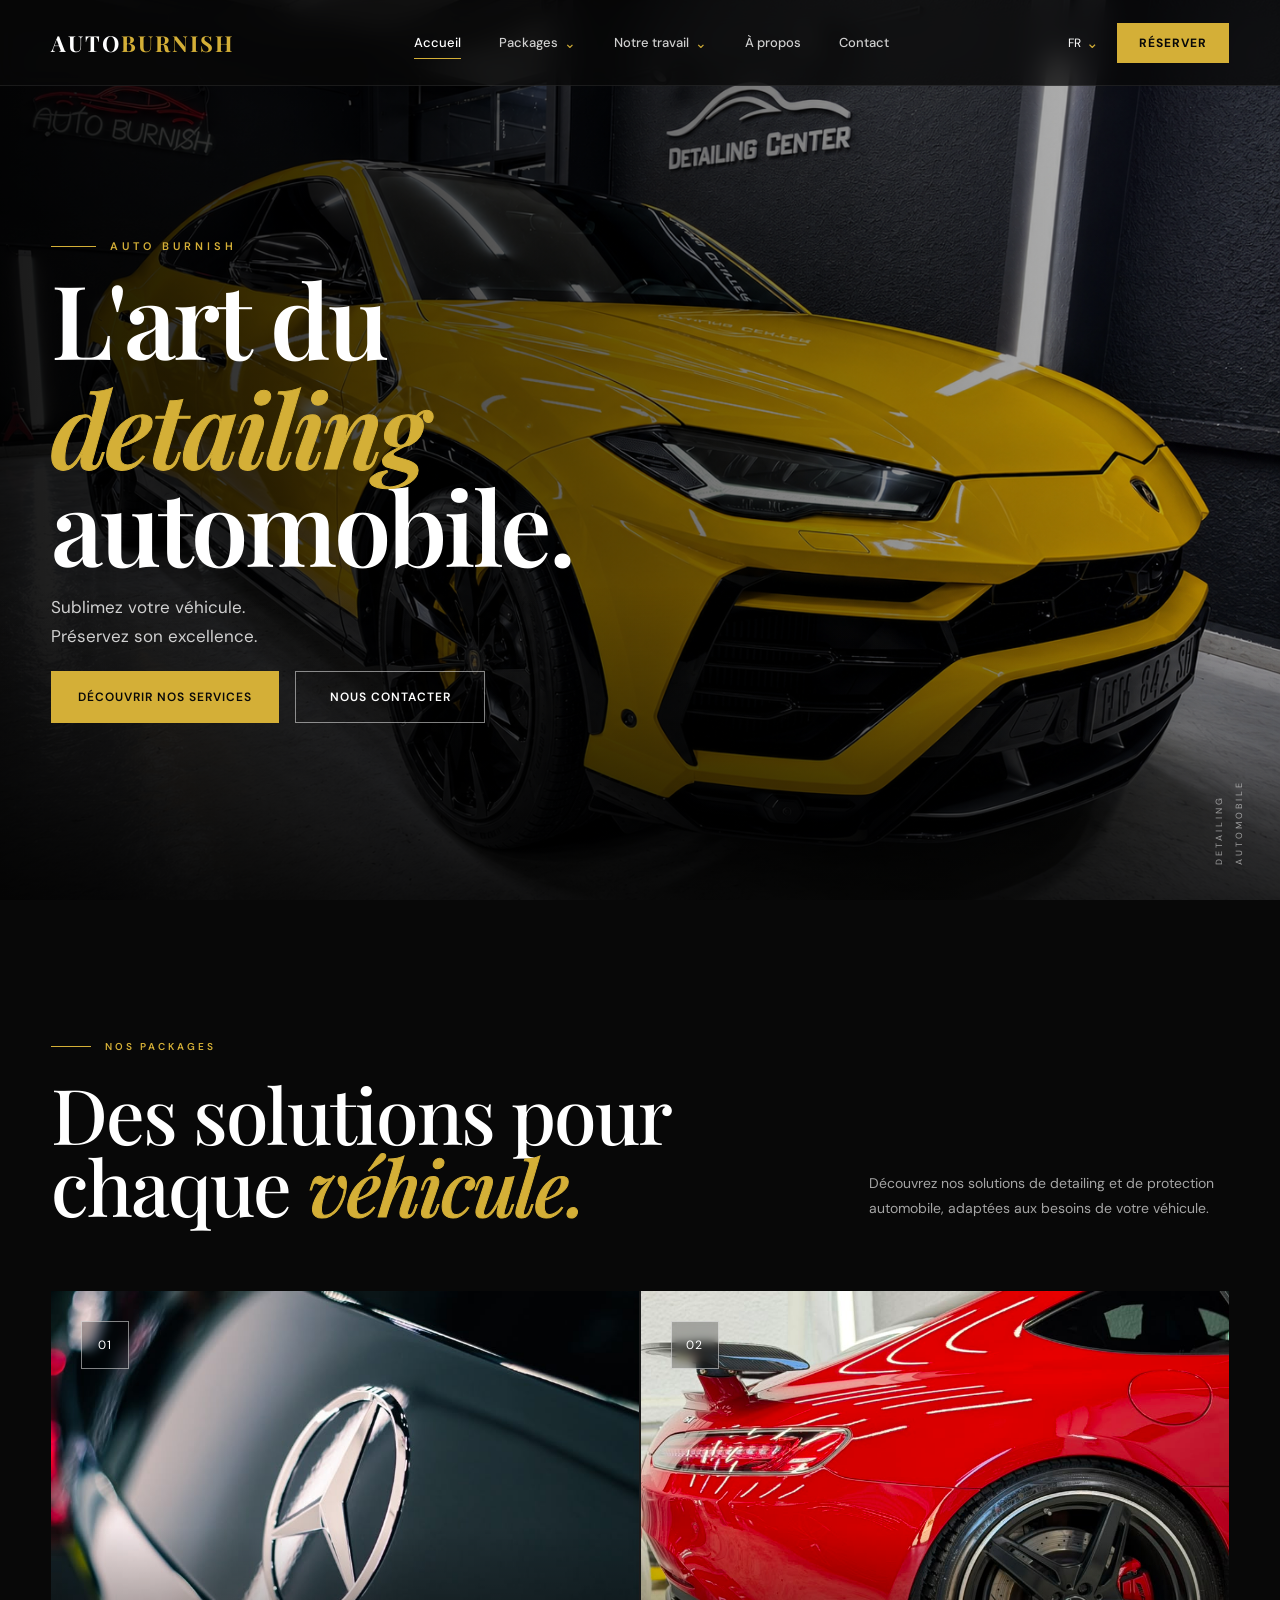
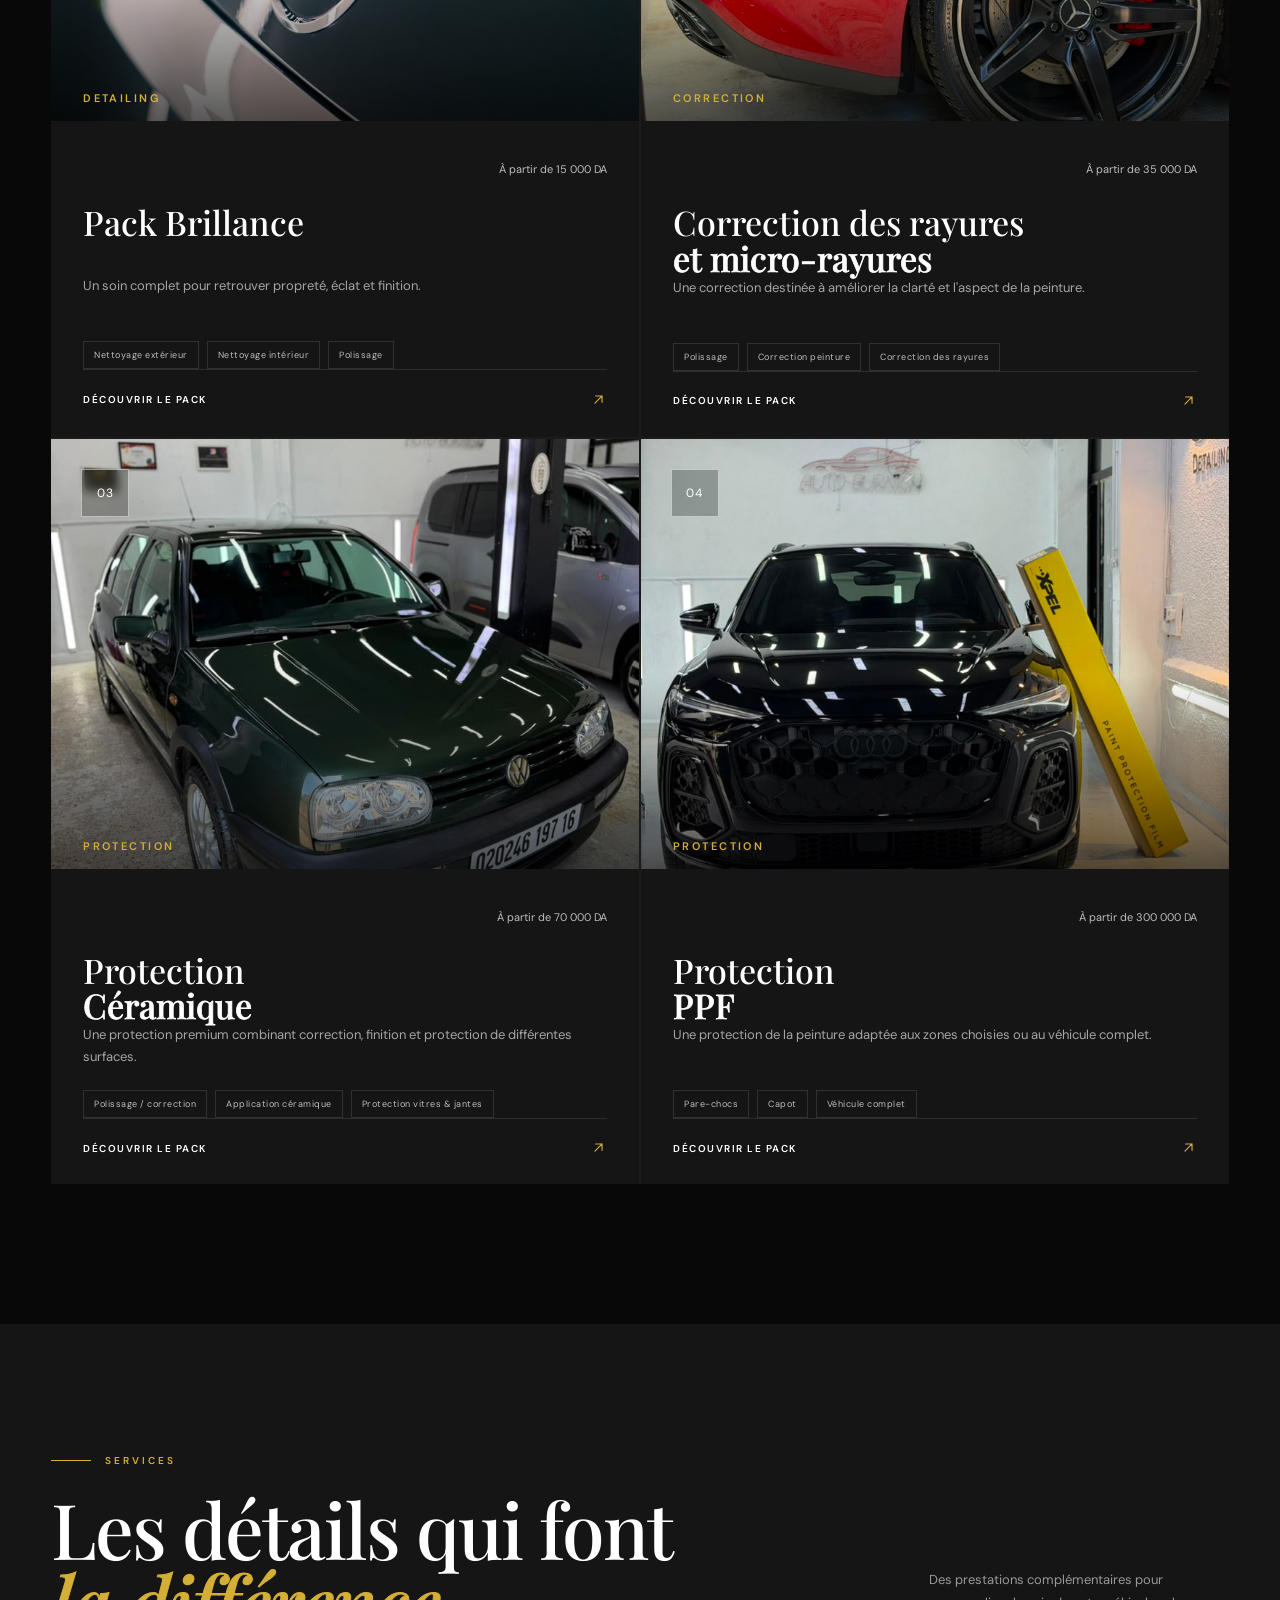
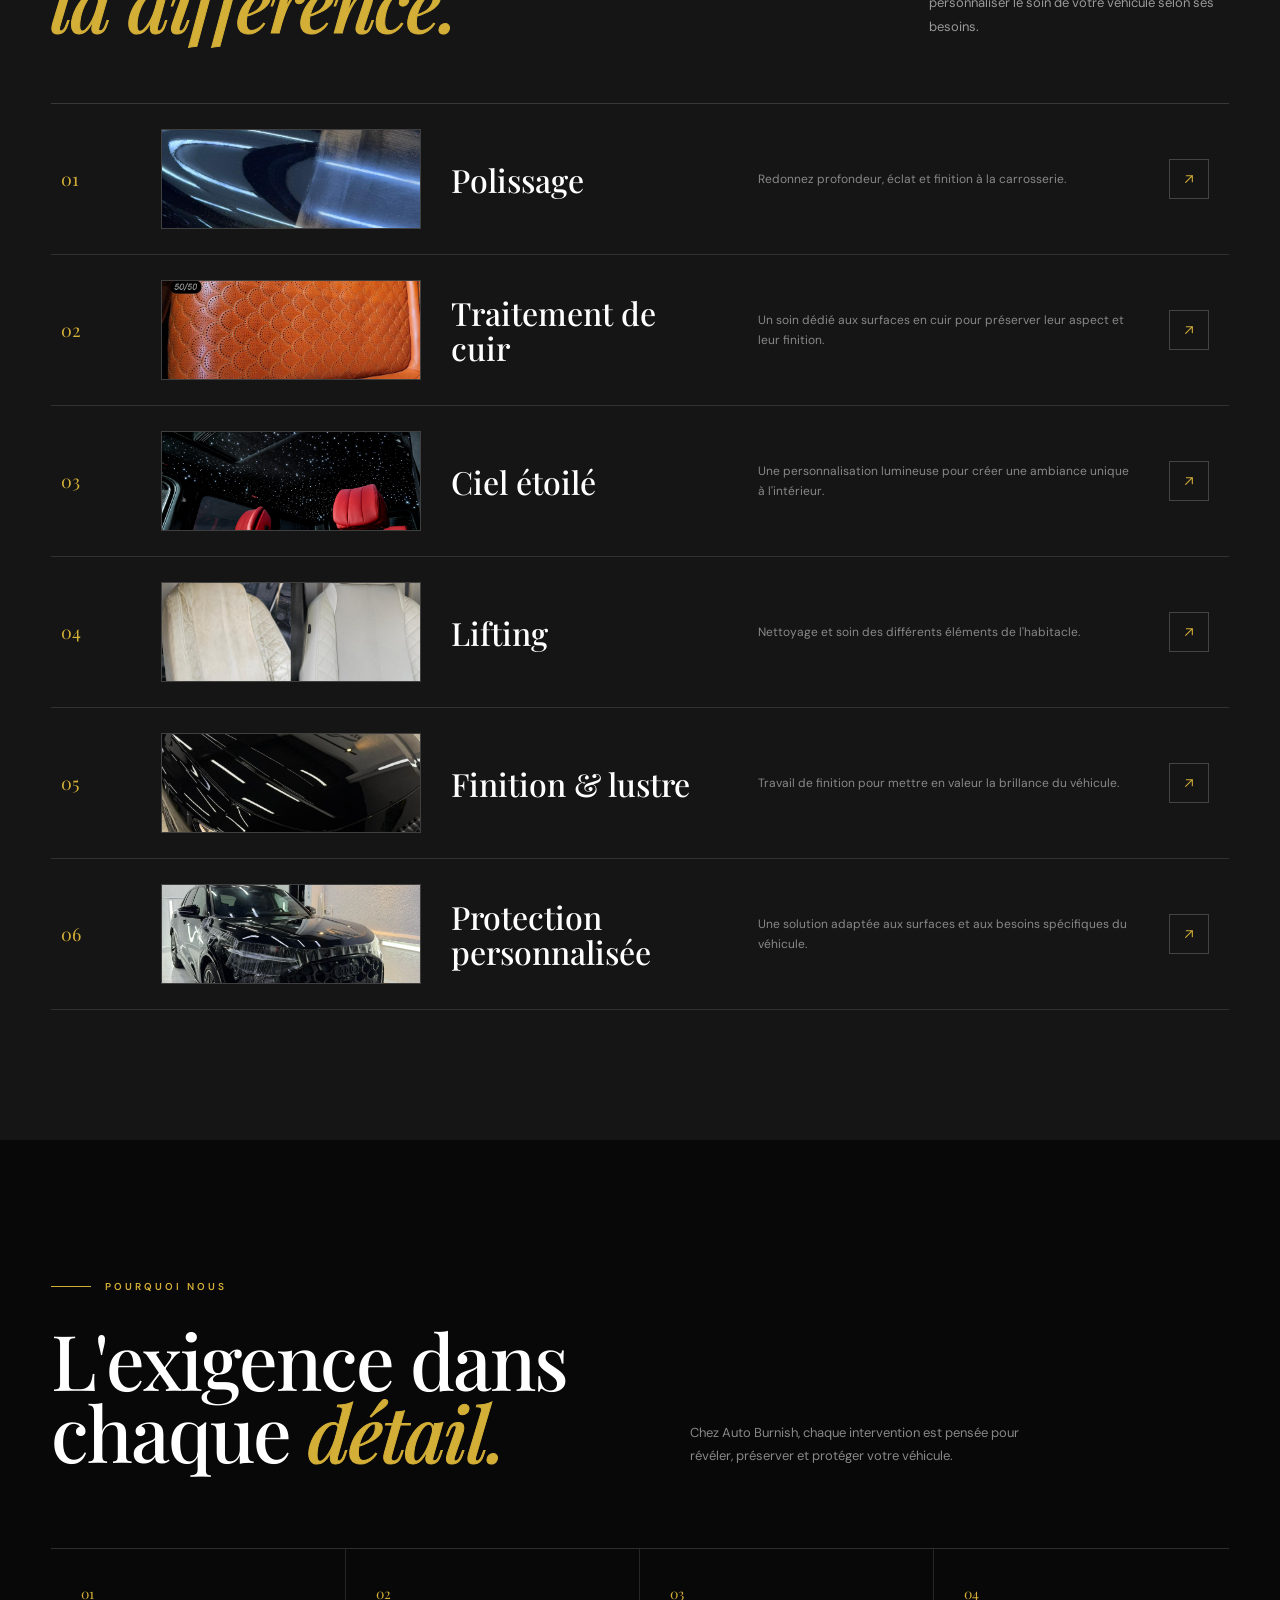
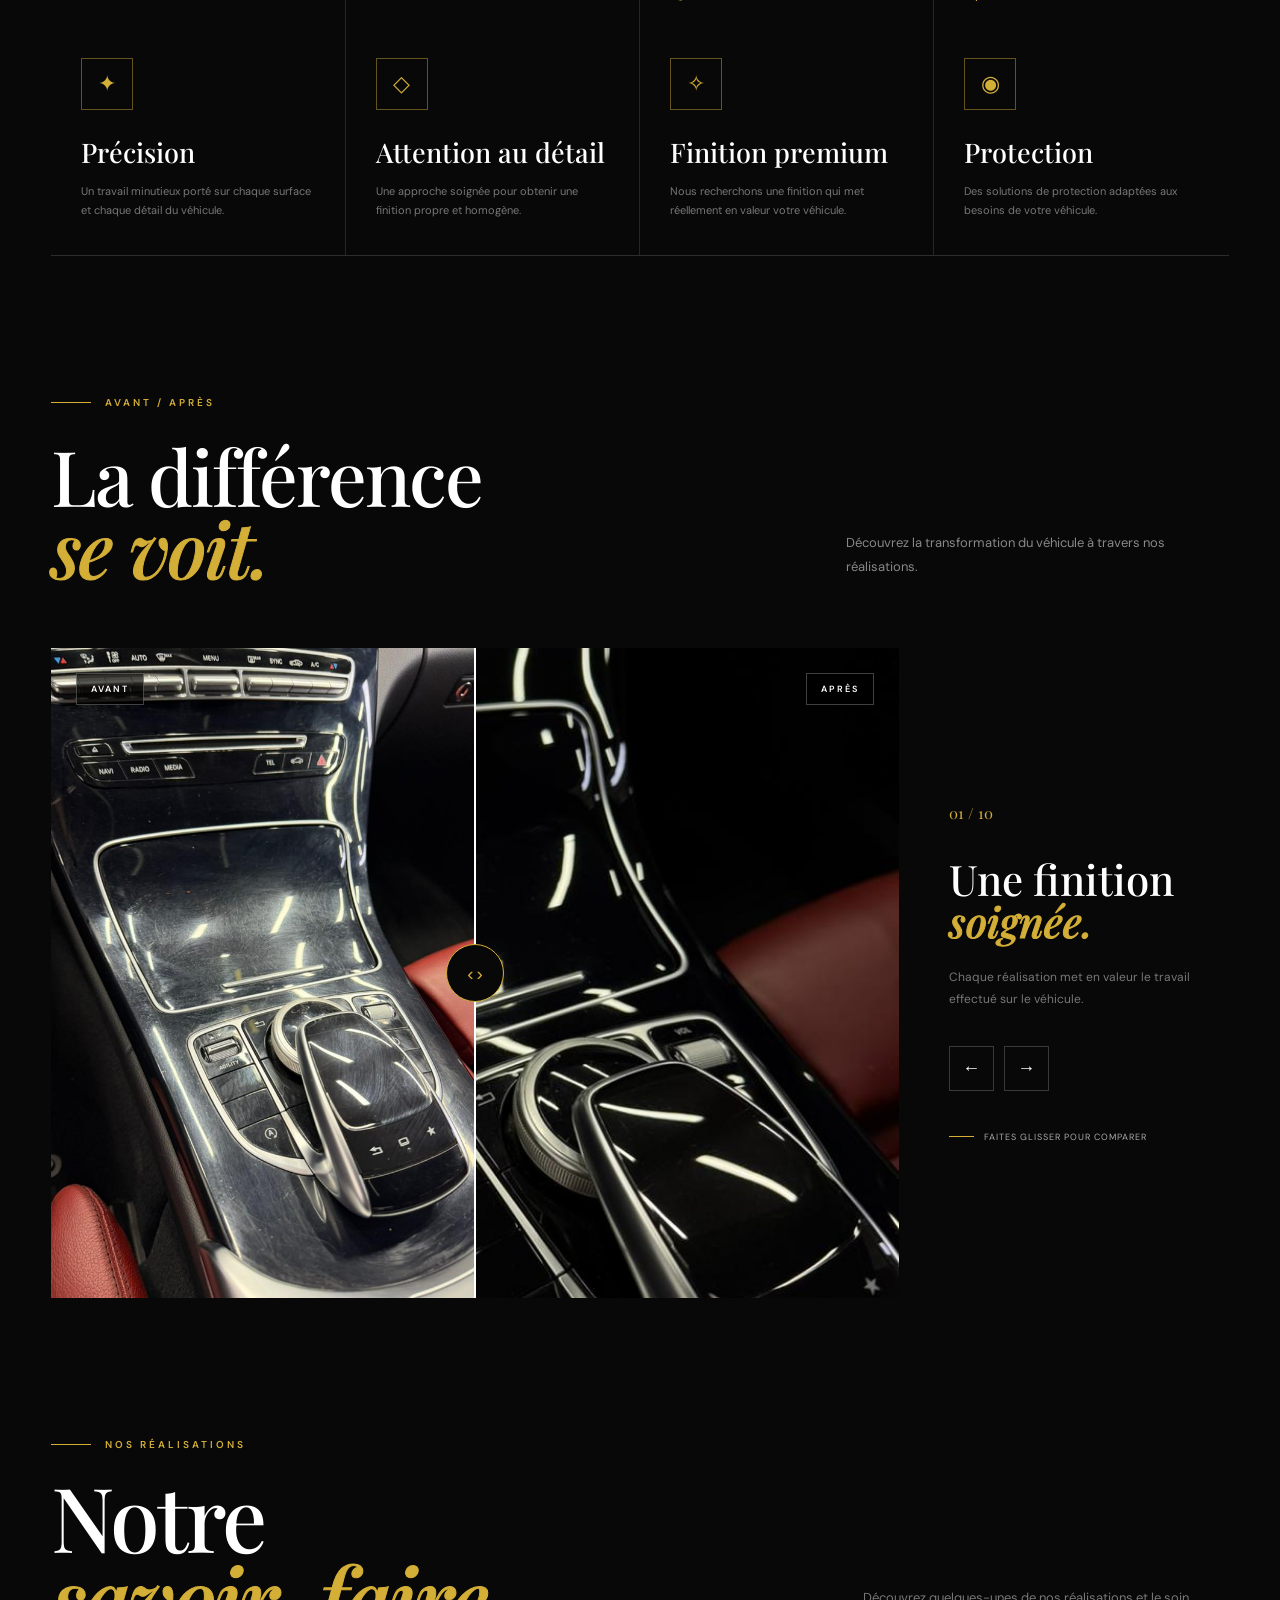
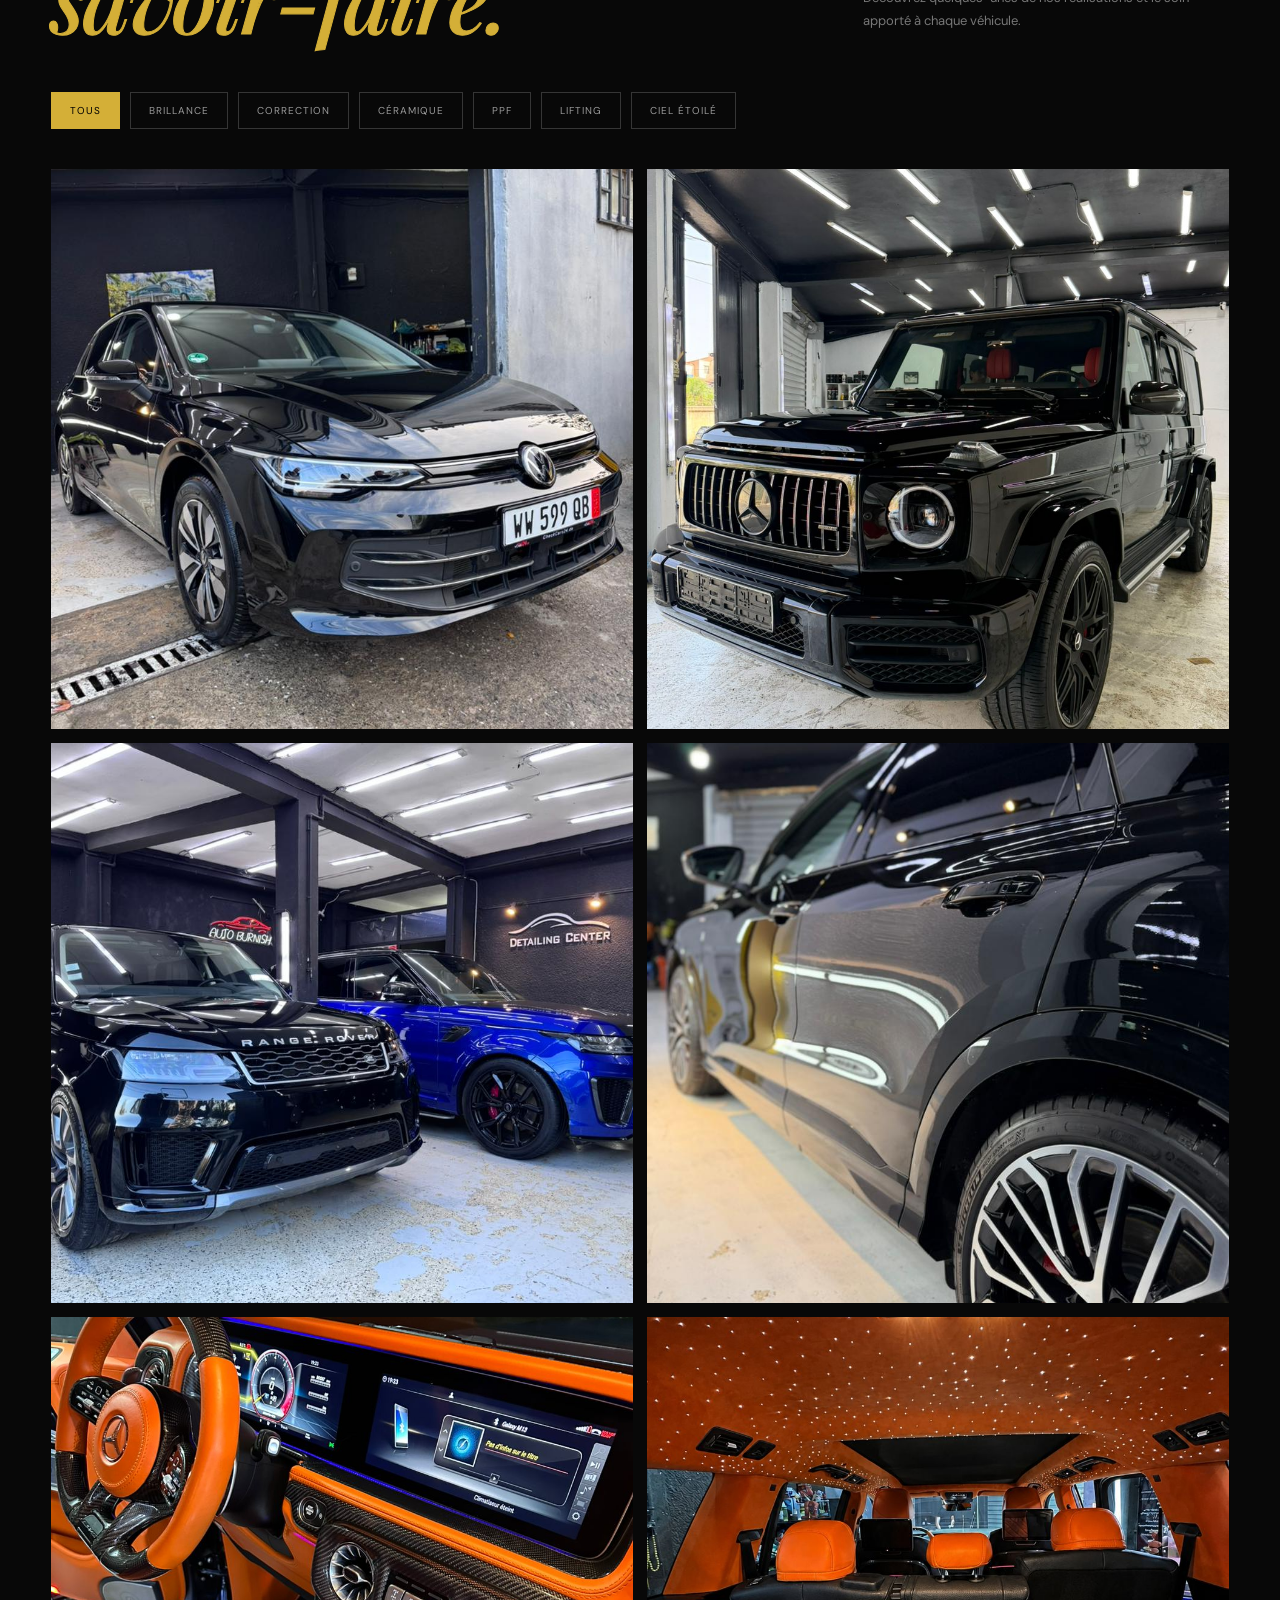
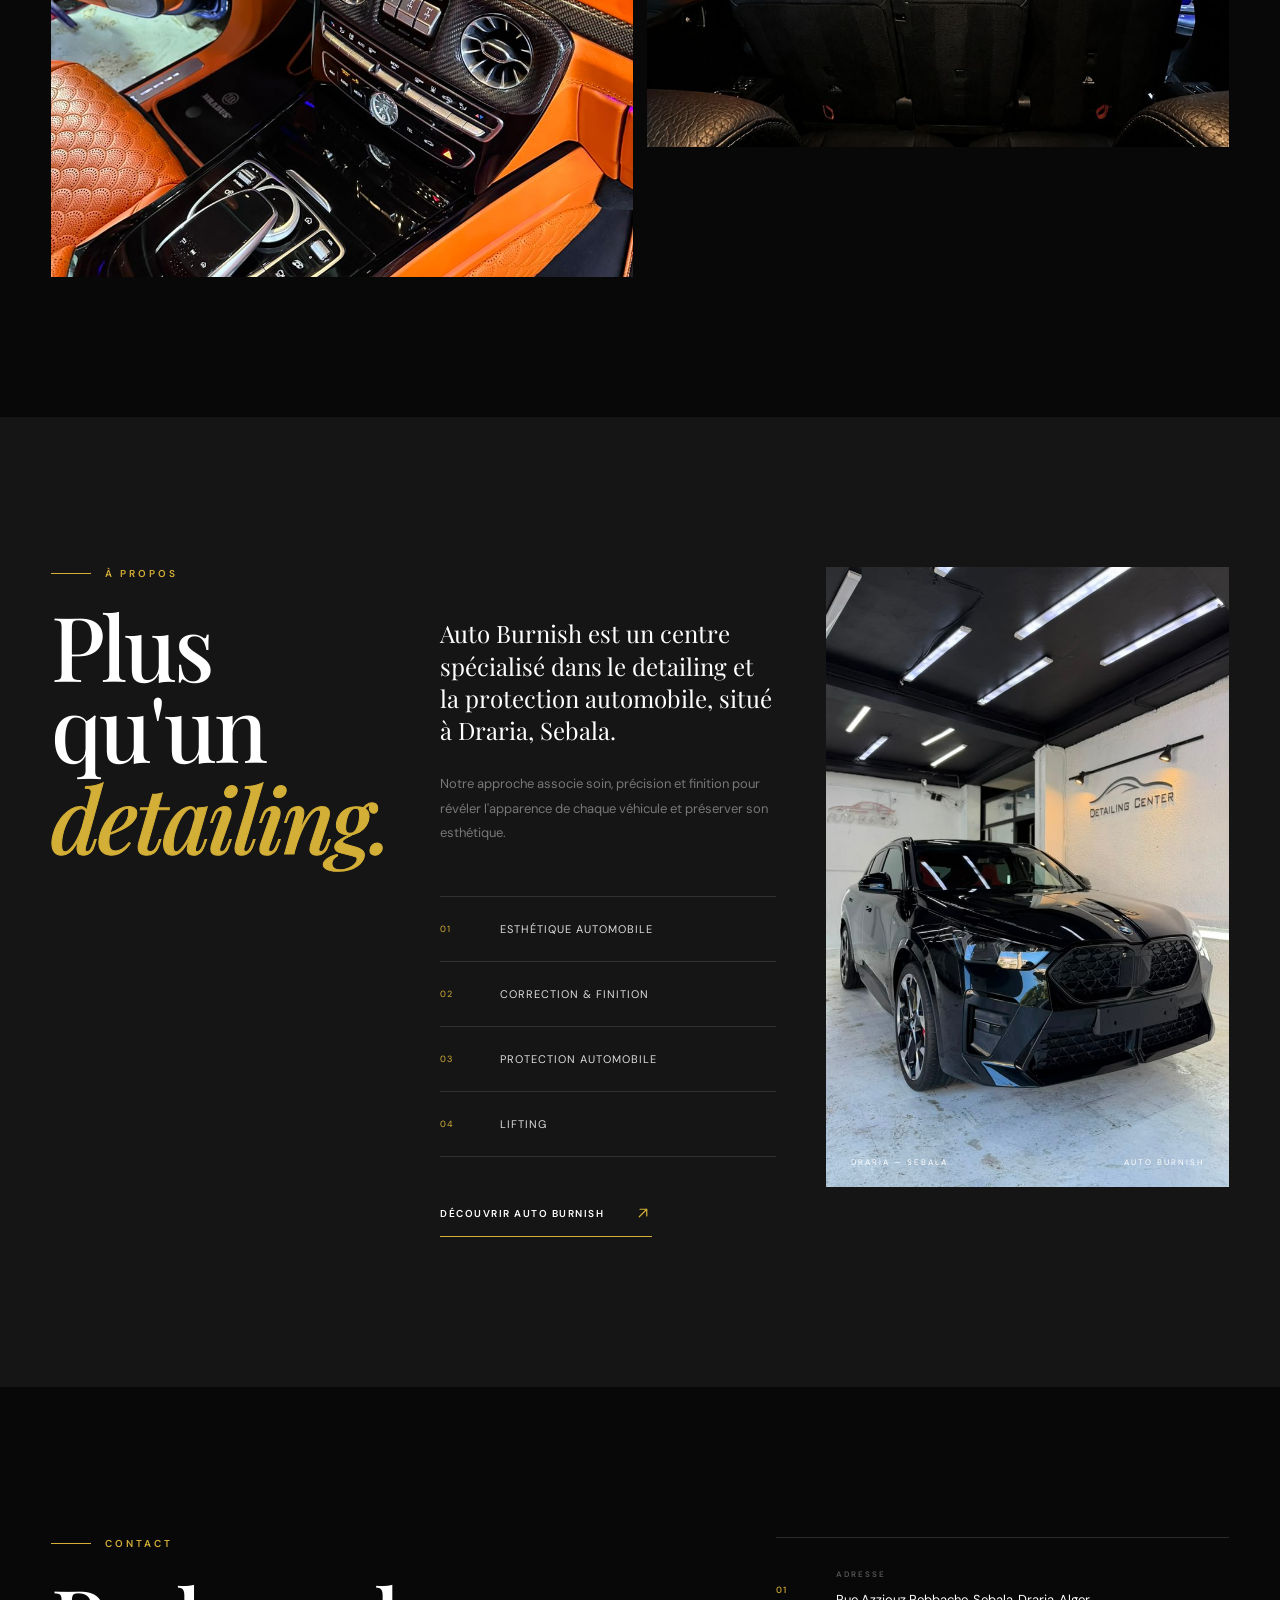
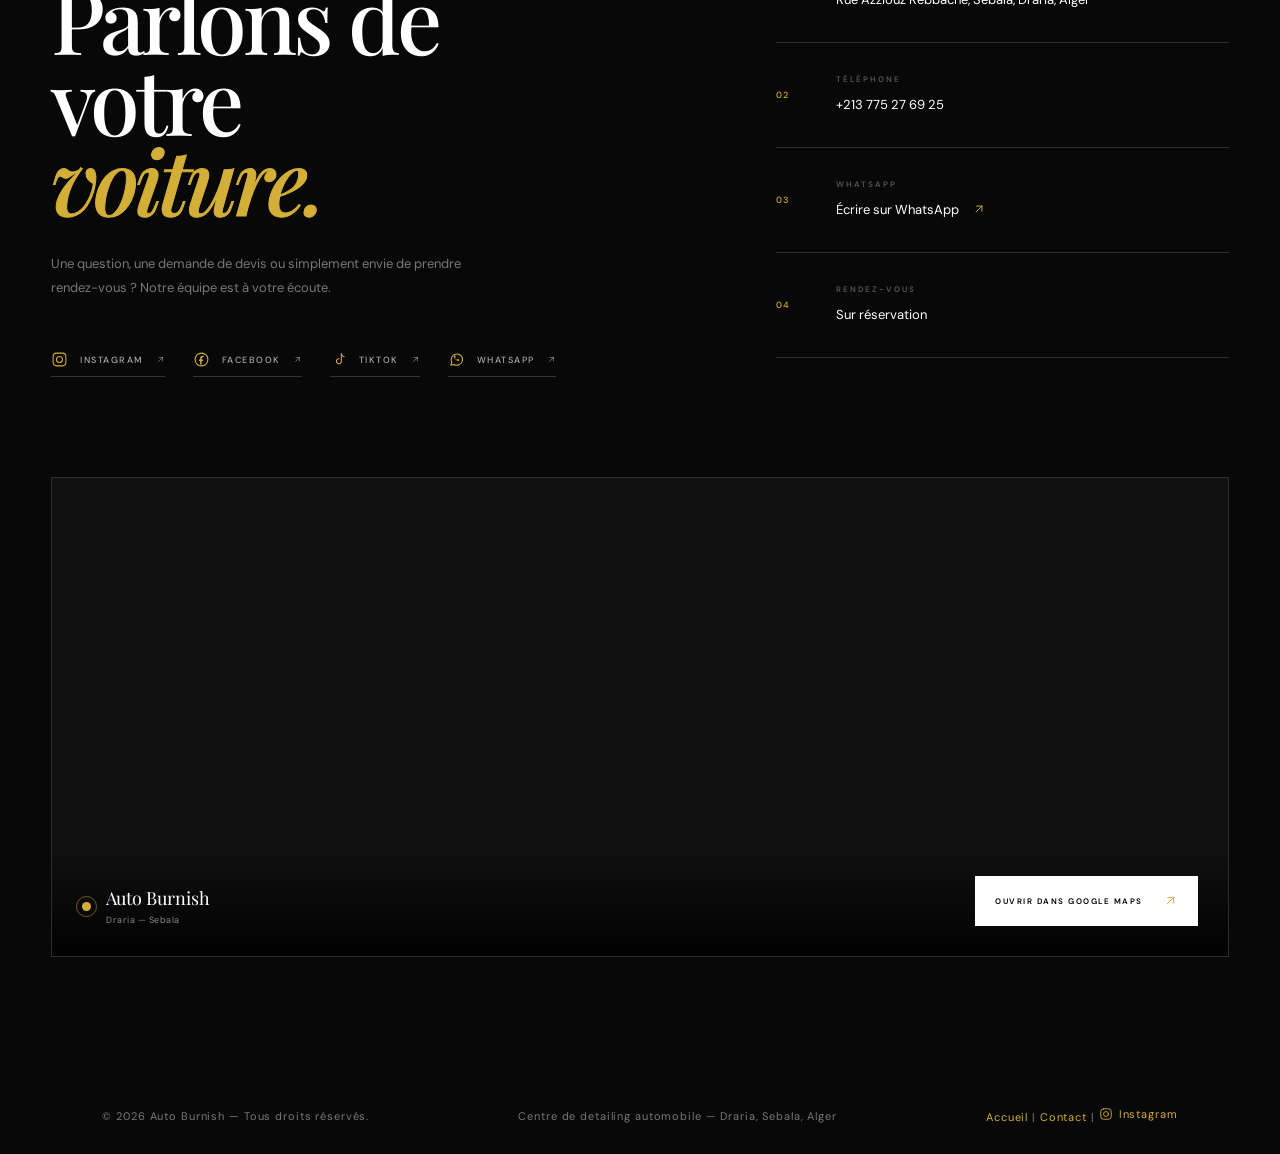
<file: index.html>
<!DOCTYPE html>
<html lang="fr">

<head>
    <meta charset="UTF-8">

    <!-- Set language/direction before first paint, so saved
         EN/AR visitors never see a French-then-flip flash -->
    <script>
    (function () {
        try {
            var lang = localStorage.getItem("autoBurnishLanguage") || "fr";
            if (["fr", "en", "ar"].indexOf(lang) === -1) {
                lang = "fr";
            }
            document.documentElement.lang = lang;
            document.documentElement.dir = lang === "ar" ? "rtl" : "ltr";
            if (lang === "ar") {
                document.documentElement.classList.add("rtl");
            }
        } catch (e) {}
    })();
    </script>


    <!-- Responsive -->
    <meta name="viewport" content="width=device-width, initial-scale=1.0">

    <title>Auto Burnish | Detailing Automobile</title>

    <!-- Google Fonts -->
    <link rel="preconnect" href="https://fonts.googleapis.com">
    <link rel="preconnect" href="https://fonts.gstatic.com" crossorigin>

    <link
        href="https://fonts.googleapis.com/css2?family=DM+Sans:wght@400;500;600;700&family=Playfair+Display:wght@500;600;700&display=swap"
        rel="stylesheet"
    >

    <!-- CSS -->
    <link rel="stylesheet" href="css/style.css">
</head>


<body>
<!-- =========================
         NAVBAR
    ========================== -->

    <header class="navbar">

        <div class="navbar-container">

            <!-- Logo -->
            <a href="#" class="logo">
                AUTO<span>BURNISH</span>
            </a>

            <!-- Desktop Navigation -->
           <nav class="nav-links">

    <a href="#home" class="active" data-i18n="nav.home">
        Accueil
    </a>

    <!-- PACKAGES -->
    <div class="nav-dropdown">

        <button
            type="button"
            class="nav-dropdown-toggle"
        >
            <span data-i18n="nav.packages_toggle">Packages</span>
            <span>⌄</span>
        </button>

        <div class="nav-dropdown-menu">

            <a href="pages/packages.html" data-i18n="nav.packs">
                Packs
            </a>

            <a href="pages/services.html" data-i18n="nav.services">
                Services
            </a>

        </div>

    </div>


    <!-- OUR WORK -->
    <div class="nav-dropdown">

        <button
            type="button"
            class="nav-dropdown-toggle"
        >
            <span data-i18n="nav.work_toggle">Notre travail</span>
            <span>⌄</span>
        </button>

        <div class="nav-dropdown-menu">

            <a href="#results" data-i18n="nav.before_after">
                Avant / Après
            </a>

            <a href="#gallery" data-i18n="nav.gallery">
                Réalisations
            </a>

        </div>

    </div>


    <a href="#about" data-i18n="nav.about">
        À propos
    </a>


    <a href="#contact" data-i18n="nav.contact">
        Contact
    </a>

    <a href="pages/booking.html"
       class="mobile-booking-link"
       data-i18n="nav.reserve">
        Réserver
    </a>

</nav>

             <!-- Right Side -->
            <div class="nav-actions">

                <!-- Language -->
                <button class="language-btn" aria-label="Choisir la langue" data-i18n-aria-label="nav.lang_aria">
                    FR
                    <span>⌄</span>
                </button>

                <!-- CTA -->
                <a href="pages/booking.html" class="nav-cta" data-i18n="nav.reserve">
                    Réserver
                </a>

                <!-- Mobile Menu -->
                <button class="menu-btn" aria-label="Ouvrir le menu" data-i18n-aria-label="nav.menu_aria">
                    <span></span>
                    <span></span>
                </button>

            </div>

        </div>

    </header>

     <!-- =========================
         MAIN CONTENT
    ========================== -->

    <main>


        <!-- =========================
     HERO
========================== -->

<section id="home" class="hero">

     <!-- Hero Image Slider -->
    <div class="hero-image-slider">

    <img
        class="hero-slide active"
        src="assets/images/hero/car-hero.jpg"
        alt="Auto Burnish"
    >

    <img
        class="hero-slide"
        src="assets/images/hero/car-hero-02.jpg"
        alt="Auto Burnish"
    >

    <img
        class="hero-slide"
        src="assets/images/hero/car-hero-03.jpg"
        alt="Auto Burnish"
    >

</div>

    <!-- Dark Overlay -->
    <div class="hero-overlay"></div>


    <!-- Hero Content -->
    <div class="hero-content">

        <div class="hero-label">
            <span class="hero-line"></span>
            <span data-i18n="hero.label">AUTO BURNISH</span>
        </div>

        <h1 data-i18n-html="hero.title">L'art du <span>detailing</span> automobile.</h1>

        <p class="hero-description" data-i18n-html="hero.desc">Sublimez votre véhicule.<br>Préservez son excellence.</p>

        <div class="hero-buttons">

            <a href="#packages" class="gold-button" data-i18n="hero.cta_primary">
                Découvrir nos services
            </a>

            <a href="#contact" class="outline-button" data-i18n="hero.cta_secondary">
                Nous contacter
            </a>

        </div>

    </div>


    <!-- Hero Side Information -->
    <div class="hero-side-info">

        <span data-i18n="hero.side_1">DETAILING</span>
        <span data-i18n="hero.side_2">AUTOMOBILE</span>

    </div>


      
</section>

<!-- =========================
     PACKAGES
========================== -->

<section id="packages" class="packages-section">

    <div class="section-container">

        <!-- Section Header -->
        <div class="section-header reveal">

            <div class="section-label">
                <span></span>
                <span data-i18n="packages_section.label">NOS PACKAGES</span>
            </div>

            <div class="section-heading-row">

                <h2 data-i18n-html="packages_section.heading">Des solutions pour chaque<em> véhicule.</em></h2>

                <p data-i18n="packages_section.desc">
                    Découvrez nos solutions de detailing
                    et de protection automobile, adaptées
                    aux besoins de votre véhicule.
                </p>

            </div>

        </div>


        <!-- Packages Grid -->
        <div class="packages-grid">


            <!-- =====================
                 PACKAGE 01
            ====================== -->

            <article class="package-card reveal">

                <div class="package-image">

                    <img
                        src="assets/images/packages/brillance,.jpg"
                        alt="Pack Brillance Auto Burnish"
                        data-i18n-alt="pkg_home.p1.title"
                    >

                    <span class="package-number">
                        01
                    </span>

                </div>


                <div class="package-content">

                    <div class="package-top">

                        <span class="package-category" data-i18n="pkg_home.p1.category">
                            DETAILING
                        </span>

                        <span class="package-price"><span data-i18n="common.from">À partir de</span> 15 000 DA</span>

                    </div>


                    <h3 data-i18n="pkg_home.p1.title">
                        Pack Brillance
                    </h3>


                    <p data-i18n="pkg_home.p1.desc">
                        Un soin complet pour retrouver
                        propreté, éclat et finition.
                    </p>


                    <div class="package-includes">

                        <span data-i18n="pkg_home.p1.tag1">Nettoyage extérieur</span>
                        <span data-i18n="pkg_home.p1.tag2">Nettoyage intérieur</span>
                        <span data-i18n="pkg_home.p1.tag3">Polissage</span>

                    </div>


                    <a href="pages/packages.html#brillance" class="package-link">
                        <span data-i18n="common.discover_pack">Découvrir le pack</span>
                        <span><svg class="icon-arrow" viewBox="0 0 24 24" aria-hidden="true" focusable="false"><path d="M7 17 17 7M17 7H8M17 7V16"/></svg></span>
                    </a>

                </div>

            </article>



            <!-- =====================
                 PACKAGE 02
            ====================== -->

            <article class="package-card reveal">

                <div class="package-image">

                    <img
                        src="assets/images/packages/correction.jpg"
                        alt="Correction des rayures Auto Burnish"
                        data-i18n-alt="pkg_home.p2.category"
                    >

                    <span class="package-number">
                        02
                    </span>

                </div>


                <div class="package-content">

                    <div class="package-top">

                        <span class="package-category" data-i18n="pkg_home.p2.category">
                            CORRECTION
                        </span>

                        <span class="package-price"><span data-i18n="common.from">À partir de</span> 35 000 DA</span>

                    </div>


                    <h3 data-i18n-html="pkg_home.p2.title">Correction des rayures<br><span>et micro-rayures</span></h3>


                    <p data-i18n="pkg_home.p2.desc">
                        Une correction destinée à améliorer
                        la clarté et l'aspect de la peinture.
                    </p>


                    <div class="package-includes">

                        <span data-i18n="pkg_home.p2.tag1">Polissage</span>
                        <span data-i18n="pkg_home.p2.tag2">Correction peinture</span>
                        <span data-i18n="pkg_home.p2.tag3">Correction des rayures</span>

                    </div>


                    <a href="pages/packages.html#correction" class="package-link">
                        <span data-i18n="common.discover_pack">Découvrir le pack</span>
                        <span><svg class="icon-arrow" viewBox="0 0 24 24" aria-hidden="true" focusable="false"><path d="M7 17 17 7M17 7H8M17 7V16"/></svg></span>
                    </a>

                </div>

            </article>



            <!-- =====================
                 PACKAGE 03
            ====================== -->

            <article class="package-card reveal">

                <div class="package-image">

                    <img
                        src="assets/images/packages/ceramic.jpg"
                        alt="Protection céramique Auto Burnish"
                        data-i18n-alt="pkg_home.p3.category"
                    >

                    <span class="package-number">
                        03
                    </span>

                </div>


                <div class="package-content">

                    <div class="package-top">

                        <span class="package-category" data-i18n="pkg_home.p3.category">
                            PROTECTION
                        </span>

                        <span class="package-price"><span data-i18n="common.from">À partir de</span> 70 000 DA</span>

                    </div>


                    <h3 data-i18n-html="pkg_home.p3.title">Protection<br><span>Céramique</span></h3>


                    <p data-i18n="pkg_home.p3.desc">
                        Une protection premium combinant
                        correction, finition et protection
                        de différentes surfaces.
                    </p>


                    <div class="package-includes">

                        <span data-i18n="pkg_home.p3.tag1">Polissage / correction</span>
                        <span data-i18n="pkg_home.p3.tag2">Application céramique</span>
                        <span data-i18n="pkg_home.p3.tag3">Protection vitres & jantes</span>

                    </div>


                    <a href="pages/packages.html#ceramic" class="package-link">
                        <span data-i18n="common.discover_pack">Découvrir le pack</span>
                        <span><svg class="icon-arrow" viewBox="0 0 24 24" aria-hidden="true" focusable="false"><path d="M7 17 17 7M17 7H8M17 7V16"/></svg></span>
                    </a>

                </div>

            </article>



            <!-- =====================
                 PACKAGE 04
            ====================== -->

            <article class="package-card reveal">

                <div class="package-image">

                    <img
                        src="assets/images/packages/ppf.jpg"
                        alt="Protection PPF Auto Burnish"
                        data-i18n-alt="pkg_home.p4.category"
                    >

                    <span class="package-number">
                        04
                    </span>

                </div>


                <div class="package-content">

                    <div class="package-top">

                        <span class="package-category" data-i18n="pkg_home.p4.category">
                            PROTECTION
                        </span>

                        <span class="package-price"><span data-i18n="common.from">À partir de</span> 300 000 DA</span>

                    </div>


                    <h3 data-i18n-html="pkg_home.p4.title">Protection<br><span>PPF</span></h3>


                    <p data-i18n="pkg_home.p4.desc">
                        Une protection de la peinture
                        adaptée aux zones choisies
                        ou au véhicule complet.
                    </p>


                    <div class="package-includes">

                        <span data-i18n="pkg_home.p4.tag1">Pare-chocs</span>
                        <span data-i18n="pkg_home.p4.tag2">Capot</span>
                        <span data-i18n="pkg_home.p4.tag3">Véhicule complet</span>

                    </div>


                    <a href="pages/packages.html#ppf" class="package-link">
                        <span data-i18n="common.discover_pack">Découvrir le pack</span>
                        <span><svg class="icon-arrow" viewBox="0 0 24 24" aria-hidden="true" focusable="false"><path d="M7 17 17 7M17 7H8M17 7V16"/></svg></span>
                    </a>

                </div>

            </article>


        </div>

    </div>

</section>

<!-- ========================================
     COMPLEMENTARY SERVICES
======================================== -->

<section id="services" class="services-section">

    <div class="section-container">

        <!-- Header -->

        <div class="services-header reveal">

            <div>

                <div class="section-label">
                    <span></span>
                    <span data-i18n="services_section.label">SERVICES</span>
                </div>

                <h2 data-i18n-html="services_section.heading">Les détails qui font<br><em> la différence.</em></h2>

            </div>

            <p data-i18n="services_section.desc">
                Des prestations complémentaires pour
                personnaliser le soin de votre véhicule
                selon ses besoins.
            </p>

        </div>


        <!-- Services List -->

        <div class="services-list">


            <!-- Service 01 -->

            <article class="service-item reveal">

                <div class="service-number">
                    01
                </div>

                <div class="service-image">
                    <img
                        src="assets/images/services/polissage.jpg"
                        alt="Polissage Auto Burnish"
                    data-i18n-alt="svc_home.s1.title"
                        >
                </div>

                <div class="service-info">

                    <h3 data-i18n="svc_home.s1.title">
                        Polissage
                    </h3>

                    <p data-i18n="svc_home.s1.desc">
                        Redonnez profondeur, éclat et
                        finition à la carrosserie.
                    </p>

                </div>

                <div class="service-arrow">
                   <a href="pages/services.html#polissage" class="service-link">
                        <svg class="icon-arrow" viewBox="0 0 24 24" aria-hidden="true" focusable="false"><path d="M7 17 17 7M17 7H8M17 7V16"/></svg>
                    </a>
                </div>

            </article>


            <!-- Service 02 -->

            <article class="service-item reveal">

                <div class="service-number">
                    02
                </div>
                
                <div class="service-image">
                    <img
                    src="assets/images/services/cuir.jpg"
                    alt="Traitement de cuir"
                    data-i18n-alt="svc_home.s2.title"
                >
                </div>

                <div class="service-info">

                    <h3 data-i18n="svc_home.s2.title">
                        Traitement de cuir
                    </h3>

                    <p data-i18n="svc_home.s2.desc">
                        Un soin dédié aux surfaces en cuir
                        pour préserver leur aspect et leur finition.
                    </p>

                </div>

                <div class="service-arrow">
                   <a href="pages/services.html#cuir" class="service-link">
                        <svg class="icon-arrow" viewBox="0 0 24 24" aria-hidden="true" focusable="false"><path d="M7 17 17 7M17 7H8M17 7V16"/></svg>
                    </a>
                </div>

            </article>


            <!-- Service 03 -->

            <article class="service-item reveal">

                <div class="service-number">
                    03
                </div>
                    
                <div class="service-image">
                    <img
                        src="assets/images/services/ciel.jpg"
                        alt="Ciel étoilé"
                    data-i18n-alt="svc_home.s3.title"
                    >
                </div>

                <div class="service-info">

                    <h3 data-i18n="svc_home.s3.title">
                        Ciel étoilé
                    </h3>

                    <p data-i18n="svc_home.s3.desc">
                        Une personnalisation lumineuse pour
                        créer une ambiance unique à l'intérieur.
                    </p>

                </div>

                <div class="service-arrow">
                   <a href="pages/services.html#ciel" class="service-link">
                        <svg class="icon-arrow" viewBox="0 0 24 24" aria-hidden="true" focusable="false"><path d="M7 17 17 7M17 7H8M17 7V16"/></svg>
                    </a>
                </div>

            </article>


            <!-- Service 04 -->

            <article class="service-item reveal">

                <div class="service-number">
                    04
                </div>

                <div class="service-image">
                    <img
                        src="assets/images/services/lifting.jpg"
                        alt="Lifting"
                    data-i18n-alt="svc_home.s4.title"
                    >
                </div>

                <div class="service-info">

                    <h3 data-i18n="svc_home.s4.title">
                        Lifting
                    </h3>

                    <p data-i18n="svc_home.s4.desc">
                        Nettoyage et soin des différents
                        éléments de l'habitacle.
                    </p>

                </div>

                <div class="service-arrow">
                    <a href="pages/services.html#lifting" class="service-link">
                        <svg class="icon-arrow" viewBox="0 0 24 24" aria-hidden="true" focusable="false"><path d="M7 17 17 7M17 7H8M17 7V16"/></svg>
                    </a>
                </div>

            </article>


            <!-- Service 05 -->

            <article class="service-item reveal">

                <div class="service-number">
                    05
                </div>

                <div class="service-image">
                    <img
                        src="assets/images/services/finition.jpg"
                        alt="Finition & lustre"
                    data-i18n-alt="svc_home.s5.title"
                    >
                </div>

                <div class="service-info">

                    <h3 data-i18n="svc_home.s5.title">
                        Finition & lustre
                    </h3>

                    <p data-i18n="svc_home.s5.desc">
                        Travail de finition pour mettre
                        en valeur la brillance du véhicule.
                    </p>

                </div>

                <div class="service-arrow">
                    <a href="pages/services.html#finition" class="service-link">
                        <svg class="icon-arrow" viewBox="0 0 24 24" aria-hidden="true" focusable="false"><path d="M7 17 17 7M17 7H8M17 7V16"/></svg>
                    </a>
                </div>

            </article>


            <!-- Service 06 -->

            <article class="service-item reveal">

                <div class="service-number">
                    06
                </div>
                
                <div class="service-image">
                    <img
                        src="assets/images/services/protection.jpg"
                        alt="Protection personnalisée"
                    data-i18n-alt="svc_home.s6.title"
                    >
                </div>

                <div class="service-info">

                    <h3 data-i18n="svc_home.s6.title">
                        Protection personnalisée
                    </h3>

                    <p data-i18n="svc_home.s6.desc">
                        Une solution adaptée aux surfaces
                        et aux besoins spécifiques du véhicule.
                    </p>

                </div>

                <div class="service-arrow">
                    <a href="pages/services.html#protection" class="service-link">
                        <svg class="icon-arrow" viewBox="0 0 24 24" aria-hidden="true" focusable="false"><path d="M7 17 17 7M17 7H8M17 7V16"/></svg>
                    </a>
                </div>

            </article>


        </div>

    </div>

</section>


<!-- ========================================
     WHY AUTO BURNISH
======================================== -->

<section class="why-section" id="why-us">

    <div class="section-container">

        <div class="why-header reveal">

            <div class="section-label">
                <span></span>
                <span data-i18n="why_section.label">POURQUOI NOUS</span>
            </div>

            <h2 data-i18n-html="why_section.heading">L'exigence dans chaque<em> détail.</em></h2>

            <p data-i18n="why_section.desc">
                Chez Auto Burnish, chaque intervention est pensée
                pour révéler, préserver et protéger votre véhicule.
            </p>

        </div>


        <div class="why-grid">


            <!-- 01 -->

            <div class="why-item reveal">

                <span class="why-number">01</span>

                <div class="why-icon">
                    ✦
                </div>

                <h3 data-i18n="why_section.w1_title">
                    Précision
                </h3>

                <p data-i18n="why_section.w1_desc">
                    Un travail minutieux porté sur chaque
                    surface et chaque détail du véhicule.
                </p>

            </div>


            <!-- 02 -->

            <div class="why-item reveal">

                <span class="why-number">02</span>

                <div class="why-icon">
                    ◇
                </div>

                <h3 data-i18n="why_section.w2_title">
                    Attention au détail
                </h3>

                <p data-i18n="why_section.w2_desc">
                    Une approche soignée pour obtenir
                    une finition propre et homogène.
                </p>

            </div>


            <!-- 03 -->

            <div class="why-item reveal">

                <span class="why-number">03</span>

                <div class="why-icon">
                    ✧
                </div>

                <h3 data-i18n="why_section.w3_title">
                    Finition premium
                </h3>

                <p data-i18n="why_section.w3_desc">
                    Nous recherchons une finition qui met
                    réellement en valeur votre véhicule.
                </p>

            </div>


            <!-- 04 -->

            <div class="why-item reveal">

                <span class="why-number">04</span>

                <div class="why-icon">
                    ◉
                </div>

                <h3 data-i18n="why_section.w4_title">
                    Protection
                </h3>

                <p data-i18n="why_section.w4_desc">
                    Des solutions de protection adaptées
                    aux besoins de votre véhicule.
                </p>

            </div>


        </div>

    </div>

</section>


<!-- ========================================
     BEFORE / AFTER
======================================== -->

<section class="before-after-section" id="results">

    <div class="section-container">

        <!-- Header -->
        <div class="before-after-header reveal">

            <div class="section-label">
                <span></span>
                <span data-i18n="before_after.label">AVANT / APRÈS</span>
            </div>

            <h2 data-i18n-html="before_after.heading">La différence<br><em>se voit.</em></h2>

            <p data-i18n="before_after.desc">
                Découvrez la transformation du véhicule
                à travers nos réalisations.
            </p>

        </div>


        <!-- BEFORE / AFTER GALLERY -->

        <div class="comparison-wrapper reveal">

            <!-- IMAGE COMPARISON -->

            <div class="comparison-gallery">

                <!-- PROJECT 01 -->

                <div class="comparison active" data-index="0">

                    <div class="comparison-after">

                        <img
                            src="assets/images/before-after/after-01.jpg"
                            alt="Résultat Auto Burnish" data-i18n-alt="before_after.alt_after"
                        >

                        <span class="comparison-label after-label" data-i18n="before_after.after">
                            APRÈS
                        </span>

                    </div>


                    <div class="comparison-before">

                        <img
                            src="assets/images/before-after/before-01.jpg"
                            alt="Véhicule avant intervention" data-i18n-alt="before_after.alt_before"
                        >

                        <span class="comparison-label before-label" data-i18n="before_after.before">
                            AVANT
                        </span>

                    </div>


                    <div class="comparison-slider">

                        <div class="slider-line"></div>

                        <button
                            class="slider-button"
                            type="button"
                            aria-label="Comparer avant et après" data-i18n-aria-label="before_after.slider_aria"
                        >
                            <span>‹</span>
                            <span>›</span>
                        </button>

                    </div>

                </div>


                <!-- PROJECT 02 -->

                <div class="comparison" data-index="1">

                    <div class="comparison-after">

                        <img
                            src="assets/images/before-after/after-02.jpg"
                            alt="Résultat Auto Burnish" data-i18n-alt="before_after.alt_after"
                        >

                        <span class="comparison-label after-label" data-i18n="before_after.after">
                            APRÈS
                        </span>

                    </div>


                    <div class="comparison-before">

                        <img
                            src="assets/images/before-after/before-02.jpg"
                            alt="Véhicule avant intervention" data-i18n-alt="before_after.alt_before"
                        >

                        <span class="comparison-label before-label" data-i18n="before_after.before">
                            AVANT
                        </span>

                    </div>


                    <div class="comparison-slider">

                        <div class="slider-line"></div>

                        <button
                            class="slider-button"
                            type="button"
                            aria-label="Comparer avant et après" data-i18n-aria-label="before_after.slider_aria"
                        >
                            <span>‹</span>
                            <span>›</span>
                        </button>

                    </div>

                </div>


                <!-- PROJECT 03 -->

                <div class="comparison" data-index="2">

                    <div class="comparison-after">

                        <img
                            src="assets/images/before-after/after-03.jpg"
                            alt="Résultat Auto Burnish" data-i18n-alt="before_after.alt_after"
                        >

                        <span class="comparison-label after-label" data-i18n="before_after.after">
                            APRÈS
                        </span>

                    </div>


                    <div class="comparison-before">

                        <img
                            src="assets/images/before-after/before-03.jpg"
                            alt="Véhicule avant intervention" data-i18n-alt="before_after.alt_before"
                        >

                        <span class="comparison-label before-label" data-i18n="before_after.before">
                            AVANT
                        </span>

                    </div>


                    <div class="comparison-slider">

                        <div class="slider-line"></div>

                        <button
                            class="slider-button"
                            type="button"
                            aria-label="Comparer avant et après" data-i18n-aria-label="before_after.slider_aria"
                        >
                            <span>‹</span>
                            <span>›</span>
                        </button>

                    </div>

                </div>


                <!-- PROJECT 04 -->

                <div class="comparison" data-index="3">

                    <div class="comparison-after">

                        <img
                            src="assets/images/before-after/after-04.jpg"
                            alt="Résultat Auto Burnish" data-i18n-alt="before_after.alt_after"
                        >

                        <span class="comparison-label after-label" data-i18n="before_after.after">
                            APRÈS
                        </span>

                    </div>


                    <div class="comparison-before">

                        <img
                            src="assets/images/before-after/before-04.jpg"
                            alt="Véhicule avant intervention" data-i18n-alt="before_after.alt_before"
                        >

                        <span class="comparison-label before-label" data-i18n="before_after.before">
                            AVANT
                        </span>

                    </div>
                    <div class="comparison-slider">

                        <div class="slider-line"></div>

                        <button
                            class="slider-button"
                            type="button"
                            aria-label="Comparer avant et après" data-i18n-aria-label="before_after.slider_aria"
                        >
                            <span>‹</span>
                            <span>›</span>
                        </button>

                    </div>
                </div>
                    
                 
                 
                    <!-- PROJECT 05 -->
                <div class="comparison" data-index="4">
                
                    <div class="comparison-after">
                        <img
                            src="assets/images/before-after/after-05.jpg"
                            alt="Résultat Auto Burnish" data-i18n-alt="before_after.alt_after"
                        >
                    
                        <span class="comparison-label after-label" data-i18n="before_after.after">
                            APRÈS
                        </span>
                    </div>
                
                    <div class="comparison-before">
                        <img
                            src="assets/images/before-after/before-05.jpg"
                            alt="Véhicule avant intervention" data-i18n-alt="before_after.alt_before"
                        >
                    
                        <span class="comparison-label before-label" data-i18n="before_after.before">
                            AVANT
                        </span>
                    </div>
                
                    <div class="comparison-slider">
                        <div class="slider-line"></div>
                    
                        <button
                            class="slider-button"
                            type="button"
                            aria-label="Comparer avant et après" data-i18n-aria-label="before_after.slider_aria"
                        >
                            <span>‹</span>
                            <span>›</span>
                        </button>
                    </div>
                
                </div>


                <!-- PROJECT 06 -->
                <div class="comparison" data-index="5">
                
                    <div class="comparison-after">
                        <img
                            src="assets/images/before-after/after-06.jpg"
                            alt="Résultat Auto Burnish" data-i18n-alt="before_after.alt_after"
                        >
                    
                        <span class="comparison-label after-label" data-i18n="before_after.after">
                            APRÈS
                        </span>
                    </div>
                
                    <div class="comparison-before">
                        <img
                            src="assets/images/before-after/before-06.jpg"
                            alt="Véhicule avant intervention" data-i18n-alt="before_after.alt_before"
                        >
                    
                        <span class="comparison-label before-label" data-i18n="before_after.before">
                            AVANT
                        </span>
                    </div>
                
                    <div class="comparison-slider">
                        <div class="slider-line"></div>
                    
                        <button
                            class="slider-button"
                            type="button"
                            aria-label="Comparer avant et après" data-i18n-aria-label="before_after.slider_aria"
                        >
                            <span>‹</span>
                            <span>›</span>
                        </button>
                    </div>
                
                </div>


                <!-- PROJECT 07 -->
                <div class="comparison" data-index="6">
                
                    <div class="comparison-after">
                        <img
                            src="assets/images/before-after/after-07.jpg"
                            alt="Résultat Auto Burnish" data-i18n-alt="before_after.alt_after"
                        >
                    
                        <span class="comparison-label after-label" data-i18n="before_after.after">
                            APRÈS
                        </span>
                    </div>
                
                    <div class="comparison-before">
                        <img
                            src="assets/images/before-after/before-07.jpg"
                            alt="Véhicule avant intervention" data-i18n-alt="before_after.alt_before"
                        >
                    
                        <span class="comparison-label before-label" data-i18n="before_after.before">
                            AVANT
                        </span>
                    </div>
                
                    <div class="comparison-slider">
                        <div class="slider-line"></div>
                    
                        <button
                            class="slider-button"
                            type="button"
                            aria-label="Comparer avant et après" data-i18n-aria-label="before_after.slider_aria"
                        >
                            <span>‹</span>
                            <span>›</span>
                        </button>
                    </div>
                
                </div>


                <!-- PROJECT 08 -->
                <div class="comparison" data-index="7">
                
                    <div class="comparison-after">
                        <img
                            src="assets/images/before-after/after-08.jpg"
                            alt="Résultat Auto Burnish" data-i18n-alt="before_after.alt_after"
                        >
                    
                        <span class="comparison-label after-label" data-i18n="before_after.after">
                            APRÈS
                        </span>
                    </div>
                
                    <div class="comparison-before">
                        <img
                            src="assets/images/before-after/before-08.jpg"
                            alt="Véhicule avant intervention" data-i18n-alt="before_after.alt_before"
                        >
                    
                        <span class="comparison-label before-label" data-i18n="before_after.before">
                            AVANT
                        </span>
                    </div>
                
                    <div class="comparison-slider">
                        <div class="slider-line"></div>
                    
                        <button
                            class="slider-button"
                            type="button"
                            aria-label="Comparer avant et après" data-i18n-aria-label="before_after.slider_aria"
                        >
                            <span>‹</span>
                            <span>›</span>
                        </button>
                    </div>
                
                </div>


                <!-- PROJECT 09 -->
                <div class="comparison" data-index="8">
                
                    <div class="comparison-after">
                        <img
                            src="assets/images/before-after/after-09.jpg"
                            alt="Résultat Auto Burnish" data-i18n-alt="before_after.alt_after"
                        >
                    
                        <span class="comparison-label after-label" data-i18n="before_after.after">
                            APRÈS
                        </span>
                    </div>
                
                    <div class="comparison-before">
                        <img
                            src="assets/images/before-after/before-09.jpg"
                            alt="Véhicule avant intervention" data-i18n-alt="before_after.alt_before"
                        >
                    
                        <span class="comparison-label before-label" data-i18n="before_after.before">
                            AVANT
                        </span>
                    </div>
                
                    <div class="comparison-slider">
                        <div class="slider-line"></div>
                    
                        <button
                            class="slider-button"
                            type="button"
                            aria-label="Comparer avant et après" data-i18n-aria-label="before_after.slider_aria"
                        >
                            <span>‹</span>
                            <span>›</span>
                        </button>
                    </div>
                
                </div>


                <!-- PROJECT 10 -->
                <div class="comparison" data-index="9">
                
                    <div class="comparison-after">
                        <img
                            src="assets/images/before-after/after-10.jpg"
                            alt="Résultat Auto Burnish" data-i18n-alt="before_after.alt_after"
                        >
                    
                        <span class="comparison-label after-label" data-i18n="before_after.after">
                            APRÈS
                        </span>
                    </div>
                
                    <div class="comparison-before">
                        <img
                            src="assets/images/before-after/before-10.jpg"
                            alt="Véhicule avant intervention" data-i18n-alt="before_after.alt_before"
                        >
                    
                        <span class="comparison-label before-label" data-i18n="before_after.before">
                            AVANT
                        </span>
                    </div>

    

                    <div class="comparison-slider">

                        <div class="slider-line"></div>

                        <button
                            class="slider-button"
                            type="button"
                            aria-label="Comparer avant et après" data-i18n-aria-label="before_after.slider_aria"
                        >
                            <span>‹</span>
                            <span>›</span>
                        </button>

                    </div>

                </div>

            </div>


            <!-- INFORMATION -->

            <div class="comparison-info">

                <span class="comparison-number">
                    01 / 04
                </span>

                <h3 data-i18n-html="before_after.info_heading">Une finition<br><em>soignée.</em></h3>

                <p data-i18n="before_after.info_desc">
                    Chaque réalisation met en valeur
                    le travail effectué sur le véhicule.
                </p>


                <!-- NAVIGATION -->

                <div class="comparison-navigation">

                    <button
                        class="comparison-prev"
                        type="button"
                        aria-label="Réalisation précédente" data-i18n-aria-label="before_after.prev_aria"
                    >
                        ←
                    </button>

                    <button
                        class="comparison-next"
                        type="button"
                        aria-label="Réalisation suivante" data-i18n-aria-label="before_after.next_aria"
                    >
                        →
                    </button>

                </div>


                <div class="comparison-note">

                    <span></span>

                    <span data-i18n="before_after.note">Faites glisser pour comparer</span>

                </div>

            </div>

        </div>

    </div>

</section>


<!-- ========================================
     GALLERY / OUR WORK
======================================== -->

<section class="gallery-section" id="gallery">

    <div class="section-container">

        <div class="gallery-header reveal">

            <div>

                <div class="section-label">
                    <span></span>
                    <span data-i18n="gallery_section.label">NOS RÉALISATIONS</span>
                </div>

                <h2 data-i18n-html="gallery_section.heading">Notre<em> savoir-faire.</em></h2>

            </div>

            <p data-i18n="gallery_section.desc">
                Découvrez quelques-unes de nos réalisations
                et le soin apporté à chaque véhicule.
            </p>

        </div>


        <!-- FILTERS -->

        <div class="gallery-filters reveal">

            <button class="gallery-filter active"
                    data-filter="all" data-i18n="gallery_section.filter_all">
                Tous
            </button>

            <button class="gallery-filter"
                    data-filter="brillance" data-i18n="gallery_section.cat_brillance">
                Brillance
            </button>

            <button class="gallery-filter"
                    data-filter="correction" data-i18n="gallery_section.cat_correction">
                Correction
            </button>

            <button class="gallery-filter"
                    data-filter="ceramique" data-i18n="gallery_section.cat_ceramique">
                Céramique
            </button>

            <button class="gallery-filter"
                    data-filter="ppf" data-i18n="gallery_section.cat_ppf">
                PPF
            </button>

            <button class="gallery-filter"
                    data-filter="lifting" data-i18n="gallery_section.cat_lifting">
                Lifting
            </button>

            <button class="gallery-filter"
                    data-filter="ciel-etoile" data-i18n="gallery_section.cat_ciel">
                Ciel étoilé
            </button>

        </div>


        <!-- GALLERY -->

        <div class="gallery-grid">


            <!-- =========================
                 BRILLANCE
            ========================== -->

            <article
                class="gallery-item gallery-large"
                data-category="brillance"
                data-show-all="true">

                <img
                    src="assets/images/gallery/brillance-01.jpg"
                    alt="Pack Brillance" data-i18n-alt="gallery_section.cat_brillance"
                    loading="lazy"
                >

                <div class="gallery-overlay">
                    <span data-i18n="gallery_section.cat_brillance">Brillance</span>
                    <strong><svg class="icon-arrow" viewBox="0 0 24 24" aria-hidden="true" focusable="false"><path d="M7 17 17 7M17 7H8M17 7V16"/></svg></strong>
                </div>

            </article>


            <article
                class="gallery-item"
                data-category="brillance"
                data-show-all="false">

                <img
                    src="assets/images/gallery/brillance-02.jpg"
                    alt="Pack Brillance" data-i18n-alt="gallery_section.cat_brillance"
                    loading="lazy"
                >

                <div class="gallery-overlay">
                    <span data-i18n="gallery_section.cat_brillance">Brillance</span>
                    <strong><svg class="icon-arrow" viewBox="0 0 24 24" aria-hidden="true" focusable="false"><path d="M7 17 17 7M17 7H8M17 7V16"/></svg></strong>
                </div>

            </article>


            <article
                class="gallery-item"
                data-category="brillance"
                data-show-all="false">

                <img
                    src="assets/images/gallery/brillance-03.jpg"
                    alt="Pack Brillance" data-i18n-alt="gallery_section.cat_brillance"
                    loading="lazy"
                >

                <div class="gallery-overlay">
                    <span data-i18n="gallery_section.cat_brillance">Brillance</span>
                    <strong><svg class="icon-arrow" viewBox="0 0 24 24" aria-hidden="true" focusable="false"><path d="M7 17 17 7M17 7H8M17 7V16"/></svg></strong>
                </div>

            </article>


            <!-- =========================
                 CORRECTION
            ========================== -->

            <article
                class="gallery-item gallery-large"
                data-category="correction"
                data-show-all="true">

                <img
                    src="assets/images/gallery/correction-01.jpg"
                    alt="Correction des rayures" data-i18n-alt="gallery_section.cat_correction"
                    loading="lazy"
                >

                <div class="gallery-overlay">
                    <span data-i18n="gallery_section.cat_correction">Correction</span>
                    <strong><svg class="icon-arrow" viewBox="0 0 24 24" aria-hidden="true" focusable="false"><path d="M7 17 17 7M17 7H8M17 7V16"/></svg></strong>
                </div>

            </article>


            <article
                class="gallery-item"
                data-category="correction"
                data-show-all="false">

                <img
                    src="assets/images/gallery/correction-02.jpg"
                    alt="Correction des rayures" data-i18n-alt="gallery_section.cat_correction"
                    loading="lazy"
                >

                <div class="gallery-overlay">
                    <span data-i18n="gallery_section.cat_correction">Correction</span>
                    <strong><svg class="icon-arrow" viewBox="0 0 24 24" aria-hidden="true" focusable="false"><path d="M7 17 17 7M17 7H8M17 7V16"/></svg></strong>
                </div>

            </article>


            <article
                class="gallery-item"
                data-category="correction"
                data-show-all="false">

                <img
                    src="assets/images/gallery/correction-03.jpg"
                    alt="Correction des rayures" data-i18n-alt="gallery_section.cat_correction"
                    loading="lazy"
                >

                <div class="gallery-overlay">
                    <span data-i18n="gallery_section.cat_correction">Correction</span>
                    <strong><svg class="icon-arrow" viewBox="0 0 24 24" aria-hidden="true" focusable="false"><path d="M7 17 17 7M17 7H8M17 7V16"/></svg></strong>
                </div>

            </article>


            <!-- =========================
                 CERAMIQUE
            ========================== -->

            <article
                class="gallery-item gallery-large"
                data-category="ceramique"
                data-show-all="true">

                <img
                    src="assets/images/gallery/ceramique-01.jpg"
                    alt="Protection céramique" data-i18n-alt="gallery_section.cat_ceramique"
                    loading="lazy"
                >

                <div class="gallery-overlay">
                    <span data-i18n="gallery_section.cat_ceramique">Céramique</span>
                    <strong><svg class="icon-arrow" viewBox="0 0 24 24" aria-hidden="true" focusable="false"><path d="M7 17 17 7M17 7H8M17 7V16"/></svg></strong>
                </div>

            </article>


            <article
                class="gallery-item"
                data-category="ceramique"
                data-show-all="false">

                <img
                    src="assets/images/gallery/ceramique-02.jpg"
                    alt="Protection céramique" data-i18n-alt="gallery_section.cat_ceramique"
                    loading="lazy"
                >

                <div class="gallery-overlay">
                    <span data-i18n="gallery_section.cat_ceramique">Céramique</span>
                    <strong><svg class="icon-arrow" viewBox="0 0 24 24" aria-hidden="true" focusable="false"><path d="M7 17 17 7M17 7H8M17 7V16"/></svg></strong>
                </div>

            </article>


            <article
                class="gallery-item"
                data-category="ceramique"
                data-show-all="false">

                <img
                    src="assets/images/gallery/ceramique-03.jpg"
                    alt="Protection céramique" data-i18n-alt="gallery_section.cat_ceramique"
                    loading="lazy"
                >

                <div class="gallery-overlay">
                    <span data-i18n="gallery_section.cat_ceramique">Céramique</span>
                    <strong><svg class="icon-arrow" viewBox="0 0 24 24" aria-hidden="true" focusable="false"><path d="M7 17 17 7M17 7H8M17 7V16"/></svg></strong>
                </div>

            </article>


            <!-- =========================
                 PPF
            ========================== -->

            <article
                class="gallery-item gallery-large"
                data-category="ppf"
                data-show-all="true">

                <img
                    src="assets/images/gallery/ppf-01.jpg"
                    alt="Protection PPF" data-i18n-alt="gallery_section.cat_ppf"
                    loading="lazy"
                >

                <div class="gallery-overlay">
                    <span data-i18n="gallery_section.cat_ppf">Protection PPF</span>
                    <strong><svg class="icon-arrow" viewBox="0 0 24 24" aria-hidden="true" focusable="false"><path d="M7 17 17 7M17 7H8M17 7V16"/></svg></strong>
                </div>

            </article>


            <article
                class="gallery-item"
                data-category="ppf"
                data-show-all="false">

                <img
                    src="assets/images/gallery/ppf-02.jpg"
                    alt="Protection PPF" data-i18n-alt="gallery_section.cat_ppf"
                    loading="lazy"
                >

                <div class="gallery-overlay">
                    <span data-i18n="gallery_section.cat_ppf">Protection PPF</span>
                    <strong><svg class="icon-arrow" viewBox="0 0 24 24" aria-hidden="true" focusable="false"><path d="M7 17 17 7M17 7H8M17 7V16"/></svg></strong>
                </div>

            </article>


            <article
                class="gallery-item"
                data-category="ppf"
                data-show-all="false">

                <img
                    src="assets/images/gallery/ppf-03.jpg"
                    alt="Protection PPF" data-i18n-alt="gallery_section.cat_ppf"
                    loading="lazy"
                >

                <div class="gallery-overlay">
                    <span data-i18n="gallery_section.cat_ppf">Protection PPF</span>
                    <strong><svg class="icon-arrow" viewBox="0 0 24 24" aria-hidden="true" focusable="false"><path d="M7 17 17 7M17 7H8M17 7V16"/></svg></strong>
                </div>

            </article>


            <!-- =========================
                 LIFTING
            ========================== -->

            <article
                class="gallery-item gallery-large"
                data-category="lifting"
                data-show-all="true">

                <img
                    src="assets/images/gallery/lifting-01.jpg"
                    alt="lifting" data-i18n-alt="gallery_section.cat_lifting"
                    loading="lazy"
                >

                <div class="gallery-overlay">
                    <span data-i18n="gallery_section.cat_lifting">Lifting</span>
                    <strong><svg class="icon-arrow" viewBox="0 0 24 24" aria-hidden="true" focusable="false"><path d="M7 17 17 7M17 7H8M17 7V16"/></svg></strong>
                </div>

            </article>


            <article
                class="gallery-item"
                data-category="lifting"
                data-show-all="false">

                <img
                    src="assets/images/gallery/lifting-02.jpg"
                    alt="lifting" data-i18n-alt="gallery_section.cat_lifting"
                    loading="lazy"
                >

                <div class="gallery-overlay">
                    <span data-i18n="gallery_section.cat_lifting">Lifting</span>
                    <strong><svg class="icon-arrow" viewBox="0 0 24 24" aria-hidden="true" focusable="false"><path d="M7 17 17 7M17 7H8M17 7V16"/></svg></strong>
                </div>

            </article>


            <article
                class="gallery-item"
                data-category="lifting"
                data-show-all="false">

                <img
                    src="assets/images/gallery/lifting-03.jpg"
                    alt="lifting" data-i18n-alt="gallery_section.cat_lifting"
                    loading="lazy"
                >

                <div class="gallery-overlay">
                    <span data-i18n="gallery_section.cat_lifting">Lifting</span>
                    <strong><svg class="icon-arrow" viewBox="0 0 24 24" aria-hidden="true" focusable="false"><path d="M7 17 17 7M17 7H8M17 7V16"/></svg></strong>
                </div>

            </article>


            <article
                class="gallery-item"
                data-category="lifting"
                data-show-all="false">

                <img
                    src="assets/images/gallery/lifting-04.jpg"
                    alt="lifting" data-i18n-alt="gallery_section.cat_lifting"
                    loading="lazy"
                >

                <div class="gallery-overlay">
                    <span data-i18n="gallery_section.cat_lifting">Lifting</span>
                    <strong><svg class="icon-arrow" viewBox="0 0 24 24" aria-hidden="true" focusable="false"><path d="M7 17 17 7M17 7H8M17 7V16"/></svg></strong>
                </div>

            </article>

             <!-- =========================
                   Ciel étoilé
                ========================== -->

            <article
                class="gallery-item"
                data-category="ciel-etoile"
                data-show-all="true">

                <img
                    src="assets/images/gallery/ciel-01.jpg"
                    alt="Ciel étoilé" data-i18n-alt="gallery_section.cat_ciel"
                    loading="lazy"
                >

                <div class="gallery-overlay">
                    <span data-i18n="gallery_section.cat_ciel">Ciel étoilé</span>
                    <strong><svg class="icon-arrow" viewBox="0 0 24 24" aria-hidden="true" focusable="false"><path d="M7 17 17 7M17 7H8M17 7V16"/></svg></strong>
                </div>

            </article>


            <article
                class="gallery-item"
                data-category="ciel-etoile"
                data-show-all="false">

                <img
                    src="assets/images/gallery/ciel-02.jpg"
                    alt="Ciel étoilé" data-i18n-alt="gallery_section.cat_ciel"
                    loading="lazy"
                >

                <div class="gallery-overlay">
                    <span data-i18n="gallery_section.cat_ciel">Ciel étoilé</span>
                    <strong><svg class="icon-arrow" viewBox="0 0 24 24" aria-hidden="true" focusable="false"><path d="M7 17 17 7M17 7H8M17 7V16"/></svg></strong>
                </div>

            </article>





        </div>

    </div>

</section>


<!-- ========================================
     ABOUT AUTO BURNISH
======================================== -->

<section class="about-section" id="about">

    <div class="section-container">

 <div class="about-grid">

    <!-- LEFT -->
    <div class="about-heading reveal">

        <div class="section-label">
            <span></span>
            <span data-i18n="about.label">À PROPOS</span>
        </div>

        <h2 data-i18n-html="about.heading">Plus qu'un<br><em>detailing.</em></h2>

    </div>


    <!-- CENTER / CONTENT -->
    <div class="about-content reveal">

        <p class="about-intro" data-i18n="about.intro">
            Auto Burnish est un centre spécialisé dans
            le detailing et la protection automobile,
            situé à Draria, Sebala.
        </p>

        <p data-i18n="about.text">
            Notre approche associe soin, précision et
            finition pour révéler l'apparence de chaque
            véhicule et préserver son esthétique.
        </p>

        <div class="about-services">

            <div class="about-service">
                <span>01</span>
                <strong data-i18n="about.s1">Esthétique automobile</strong>
            </div>

            <div class="about-service">
                <span>02</span>
                <strong data-i18n="about.s2">Correction & finition</strong>
            </div>

            <div class="about-service">
                <span>03</span>
                <strong data-i18n="about.s3">Protection automobile</strong>
            </div>

            <div class="about-service">
                <span>04</span>
                <strong data-i18n="about.s4">Lifting</strong>
            </div>

            

        </div>

        <a href="#contact" class="about-link">
            <span data-i18n="about.link">Découvrir Auto Burnish</span>
            <span><svg class="icon-arrow" viewBox="0 0 24 24" aria-hidden="true" focusable="false"><path d="M7 17 17 7M17 7H8M17 7V16"/></svg></span>
        </a>

    </div>


    <!-- RIGHT IMAGE -->
    <div class="about-image reveal">

        <img
            src="assets/images/about/about-main.jpg"
            alt="Auto Burnish - Centre de detailing"
            data-i18n-alt="about.image_alt"
            loading="lazy"
        >

        <div class="about-image-caption">
            <span data-i18n="about.caption_1">DRARIA — SEBALA</span>
            <span data-i18n="about.caption_2">AUTO BURNISH</span>
        </div>

    </div>

</div>

    </div>    
    
    
</section>


<!-- ========================================
     CONTACT
======================================== -->

<section class="contact-section" id="contact">

    <div class="section-container">

        <!-- CONTACT HEADER -->

        <div class="contact-grid">

            <!-- LEFT -->

            <div class="contact-heading reveal">

                <div class="section-label">
                    <span></span>
                    <span data-i18n="contact.label">CONTACT</span>
                </div>

                <h2 data-i18n-html="contact.heading">Parlons de<br>votre<em> voiture.</em></h2>

                <p data-i18n="contact.desc">
                    Une question, une demande de devis ou
                    simplement envie de prendre rendez-vous ?
                    Notre équipe est à votre écoute.
                </p>


                <!-- SOCIAL MEDIA -->

                <div class="contact-socials">

                    <a
                        class="social-link"
                        href="https://www.instagram.com/auto_burnish/"
                        target="_blank"
                        rel="noopener noreferrer"
                        aria-label="Instagram">

                        <svg class="social-icon" viewBox="0 0 24 24" aria-hidden="true" focusable="false"><rect x="3" y="3" width="18" height="18" rx="5"/><circle cx="12" cy="12" r="4.2"/><circle cx="17.2" cy="6.8" r="0.6" fill="currentColor" stroke="none"/></svg>
                        Instagram
                        <span><svg class="icon-arrow" viewBox="0 0 24 24" aria-hidden="true" focusable="false"><path d="M7 17 17 7M17 7H8M17 7V16"/></svg></span>

                    </a>


                    <a
                        class="social-link"
                        href="https://www.facebook.com/share/1BepSKsobw/?mibextid=wwXIfr"
                        target="_blank"
                        rel="noopener noreferrer"
                        aria-label="Facebook">

                        <svg class="social-icon" viewBox="0 0 24 24" aria-hidden="true" focusable="false"><circle cx="12" cy="12" r="9"/><path d="M14 8.8c-1 0-1.8.8-1.8 1.8V12H14v2h-1.8v5.2h-2.1V14H8.6v-2h1.5v-1.6c0-2.4 1.5-3.8 3.5-3.8.6 0 1.1.05 1.4.1v1.9c-.3-.05-.6-.08-1-.08Z" fill="currentColor" stroke="none"/></svg>
                        Facebook
                        <span><svg class="icon-arrow" viewBox="0 0 24 24" aria-hidden="true" focusable="false"><path d="M7 17 17 7M17 7H8M17 7V16"/></svg></span>

                    </a>


                    <a
                        class="social-link"
                        href="https://www.tiktok.com/@halimbc"
                        target="_blank"
                        rel="noopener noreferrer"
                        aria-label="TikTok">

                        <svg class="social-icon" viewBox="0 0 24 24" aria-hidden="true" focusable="false"><path d="M16 4v10.5a3.5 3.5 0 1 1-3.2-3.48"/><path d="M16 4c.35 2.1 1.9 3.75 4 4.1"/></svg>
                        TikTok
                        <span><svg class="icon-arrow" viewBox="0 0 24 24" aria-hidden="true" focusable="false"><path d="M7 17 17 7M17 7H8M17 7V16"/></svg></span>

                    </a>


                    <a
                        class="social-link"
                        href="https://wa.me/213775276925"
                        target="_blank"
                        rel="noopener noreferrer"
                        aria-label="WhatsApp">

                        <svg class="social-icon" viewBox="0 0 24 24" aria-hidden="true" focusable="false"><path d="M4 20l1.4-4.2A8 8 0 1 1 8.4 19L4 20Z" fill="none" stroke="currentColor"/><path d="M6.62 10.79c1.44 2.83 3.76 5.14 6.59 6.59l2.2-2.2c.27-.27.67-.36 1.02-.24 1.12.37 2.33.57 3.57.57.55 0 1 .45 1 1V20c0 .55-.45 1-1 1-9.39 0-17-7.61-17-17 0-.55.45-1 1-1h3.5c.55 0 1 .45 1 1 0 1.25.2 2.45.57 3.57.11.35.03.74-.25 1.02l-2.2 2.2z" fill="currentColor" stroke="none" transform="translate(7,5.2) scale(0.42)"/></svg>
                        WhatsApp
                        <span><svg class="icon-arrow" viewBox="0 0 24 24" aria-hidden="true" focusable="false"><path d="M7 17 17 7M17 7H8M17 7V16"/></svg></span>

                    </a>

                </div>

            </div>


            <!-- RIGHT -->

            <div class="contact-details">


                <!-- ADDRESS -->

                <div class="contact-item reveal">

                    <span class="contact-number">
                        01
                    </span>

                    <div class="contact-item-content">

                        <small data-i18n="contact.address_label">
                            ADRESSE
                        </small>

                        <a
                            href="https://maps.app.goo.gl/zMDHhui1psem8YXn9"
                            target="_blank"
                            rel="noopener noreferrer">

                            <span data-i18n="contact.address_value">Rue Azziouz Rebbache,
                            Sebala, Draria, Alger</span>

                        </a>

                    </div>

                </div>


                <!-- PHONE -->

                <div class="contact-item reveal">

                    <span class="contact-number">
                        02
                    </span>

                    <div class="contact-item-content">

                        <small data-i18n="contact.phone_label">
                            TÉLÉPHONE
                        </small>

                        <a href="tel:+213775276925">

                            +213 775 27 69 25

                        </a>

                    </div>

                </div>


                <!-- WHATSAPP -->

                <div class="contact-item reveal">

                    <span class="contact-number">
                        03
                    </span>

                    <div class="contact-item-content">

                        <small data-i18n="contact.whatsapp_label">
                            WHATSAPP
                        </small>

                        <a
                            href="https://wa.me/213775276925"
                            target="_blank"
                            rel="noopener noreferrer">

                            <span data-i18n="contact.whatsapp_cta">Écrire sur WhatsApp</span>
                            <span class="contact-arrow"><svg class="icon-arrow" viewBox="0 0 24 24" aria-hidden="true" focusable="false"><path d="M7 17 17 7M17 7H8M17 7V16"/></svg></span>

                        </a>

                    </div>

                </div>


                <!-- OPENING -->

                <div class="contact-item reveal">

                    <span class="contact-number">
                        04
                    </span>

                    <div class="contact-item-content">

                        <small data-i18n="contact.appointment_label">
                            RENDEZ-VOUS
                        </small>

                        <span class="contact-text" data-i18n="contact.appointment_value">
                            Sur réservation
                        </span>

                    </div>

                </div>


            </div>

        </div>


        <!-- ========================================
             MAP
        ======================================== -->

        <div class="contact-map reveal">

            <iframe
                src="https://www.google.com/maps?q=36.723166,3.0121595&output=embed"
                loading="lazy"
                allowfullscreen
                referrerpolicy="no-referrer-when-downgrade">
            </iframe>


            <div class="map-overlay">

                <div class="map-location">

                    <span class="map-dot"></span>

                    <div>

                       <strong data-i18n="contact.map_name">
                            Auto Burnish
                        </strong>
                        
                        <span class="map-address" data-i18n="contact.map_address">
                            Draria — Sebala
                        </span>
                    </div>

                </div>


                <a
                    class="map-button"
                    href="https://maps.app.goo.gl/zMDHhui1psem8YXn9"
                    target="_blank"
                    rel="noopener noreferrer">

                    <span data-i18n="contact.map_button">Ouvrir dans Google Maps</span>
                    <span><svg class="icon-arrow" viewBox="0 0 24 24" aria-hidden="true" focusable="false"><path d="M7 17 17 7M17 7H8M17 7V16"/></svg></span>

                </a>

            </div>

        </div>

    </div>

</section>


 <!-- ========================================
         FOOTER
    ======================================== -->
<footer class="site-footer">

    <div class="footer-brand" data-i18n="footer.copyright">
       © 2026 Auto Burnish — Tous droits réservés.
    </div>

    <p data-i18n="footer.tagline">
        Centre de detailing automobile —
        Draria, Sebala, Alger
    </p>

    <div class="footer-links">

        <a href="#home" data-i18n="nav.home">
            Accueil
        </a>
        |
        <a href="../index.html#contact" data-i18n="nav.contact">
            Contact
        </a>
        |
        <a href="https://www.instagram.com/auto_burnish/"
           target="_blank"
           rel="noopener noreferrer"
           class="social-link footer-social-link"
           aria-label="Instagram">
            <svg class="social-icon" viewBox="0 0 24 24" aria-hidden="true" focusable="false"><rect x="3" y="3" width="18" height="18" rx="5"/><circle cx="12" cy="12" r="4.2"/><circle cx="17.2" cy="6.8" r="0.6" fill="currentColor" stroke="none"/></svg>
            Instagram
        </a>

    </div>

</footer>


    </main>

     <!-- JavaScript -->
    <script src="js/translations.js"></script>
    <script src="js/main.js"></script>

</html>
</file>
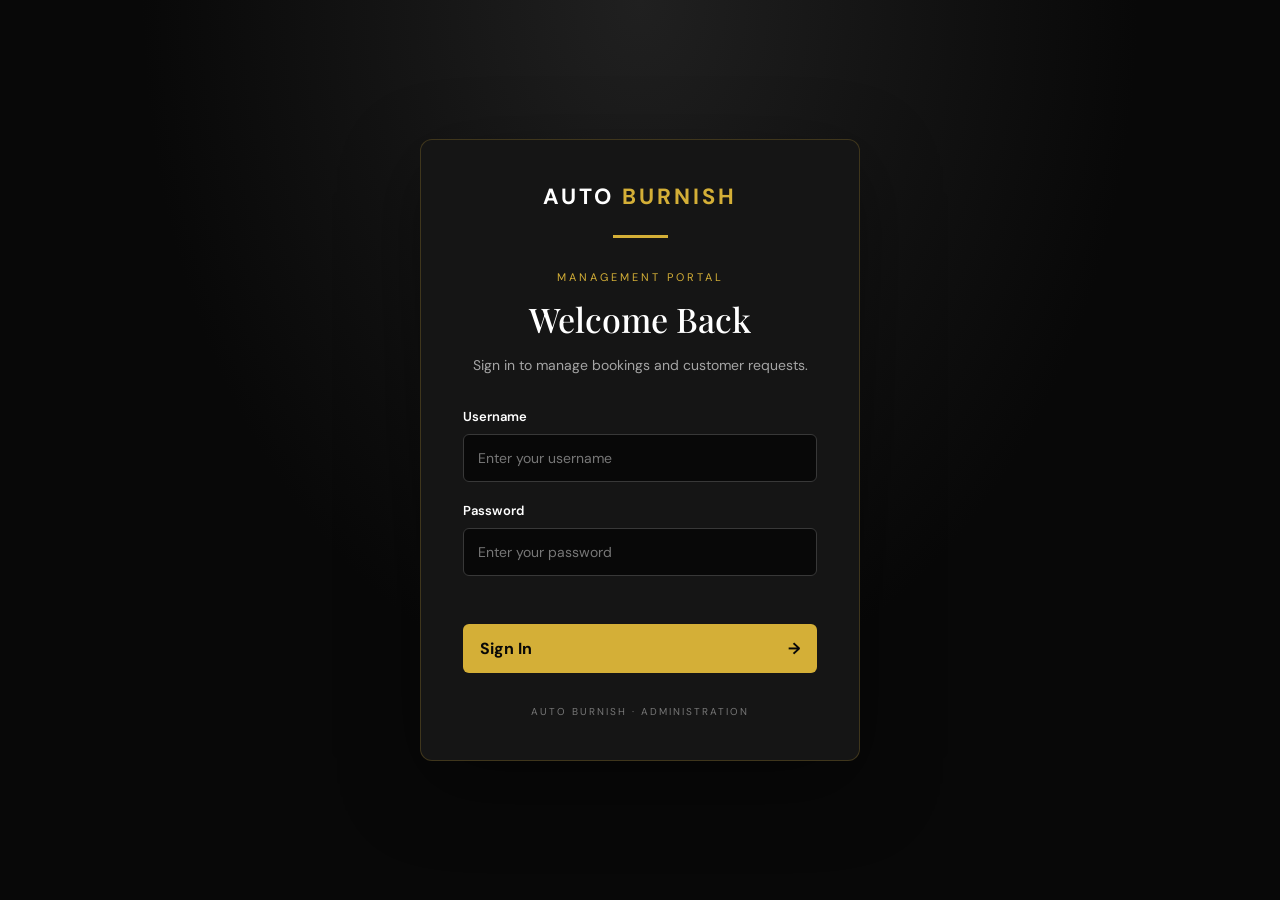
<file: admin/index.html>
<!DOCTYPE html>
<html lang="en">
<head>
    <meta charset="UTF-8">
    <meta name="viewport" content="width=device-width, initial-scale=1.0">
    <meta name="robots" content="noindex, nofollow">
    <title>Admin Login | Auto Burnish</title>

    <link rel="preconnect" href="https://fonts.googleapis.com">
    <link rel="preconnect" href="https://fonts.gstatic.com" crossorigin>
    <link href="https://fonts.googleapis.com/css2?family=DM+Sans:wght@400;500;600;700&family=Playfair+Display:wght@500;600&display=swap" rel="stylesheet">

    <link rel="stylesheet" href="admin.css">
    <script src="admin.js" defer></script>
</head>
<body>
    <main class="login-page">
        <section class="login-card">
            <a class="brand" href="../index.html">
                AUTO <span>BURNISH</span>
            </a>

            <div class="gold-line"></div>

            <p class="eyebrow">MANAGEMENT PORTAL</p>
            <h1>Welcome Back</h1>
            <p class="subtitle">
                Sign in to manage bookings and customer requests.
            </p>

            <form id="loginForm">
                <div class="form-group">
                    <label for="username">Username</label>
                    <input
                        type="text"
                        id="username"
                        name="username"
                        placeholder="Enter your username"
                        autocomplete="username"
                        required
                    >
                </div>

                <div class="form-group">
                    <label for="password">Password</label>
                    <input
                        type="password"
                        id="password"
                        name="password"
                        placeholder="Enter your password"
                        autocomplete="current-password"
                        required
                    >
                </div>

                <p id="loginMessage" class="message" role="alert" aria-live="polite"></p>

                <button type="submit" id="loginButton">
                    <span>Sign In</span>
                    <span aria-hidden="true">→</span>
                </button>
            </form>

            <p class="footer-note">
                AUTO BURNISH · ADMINISTRATION
            </p>
        </section>
    </main>
</body>
</html>
</file>
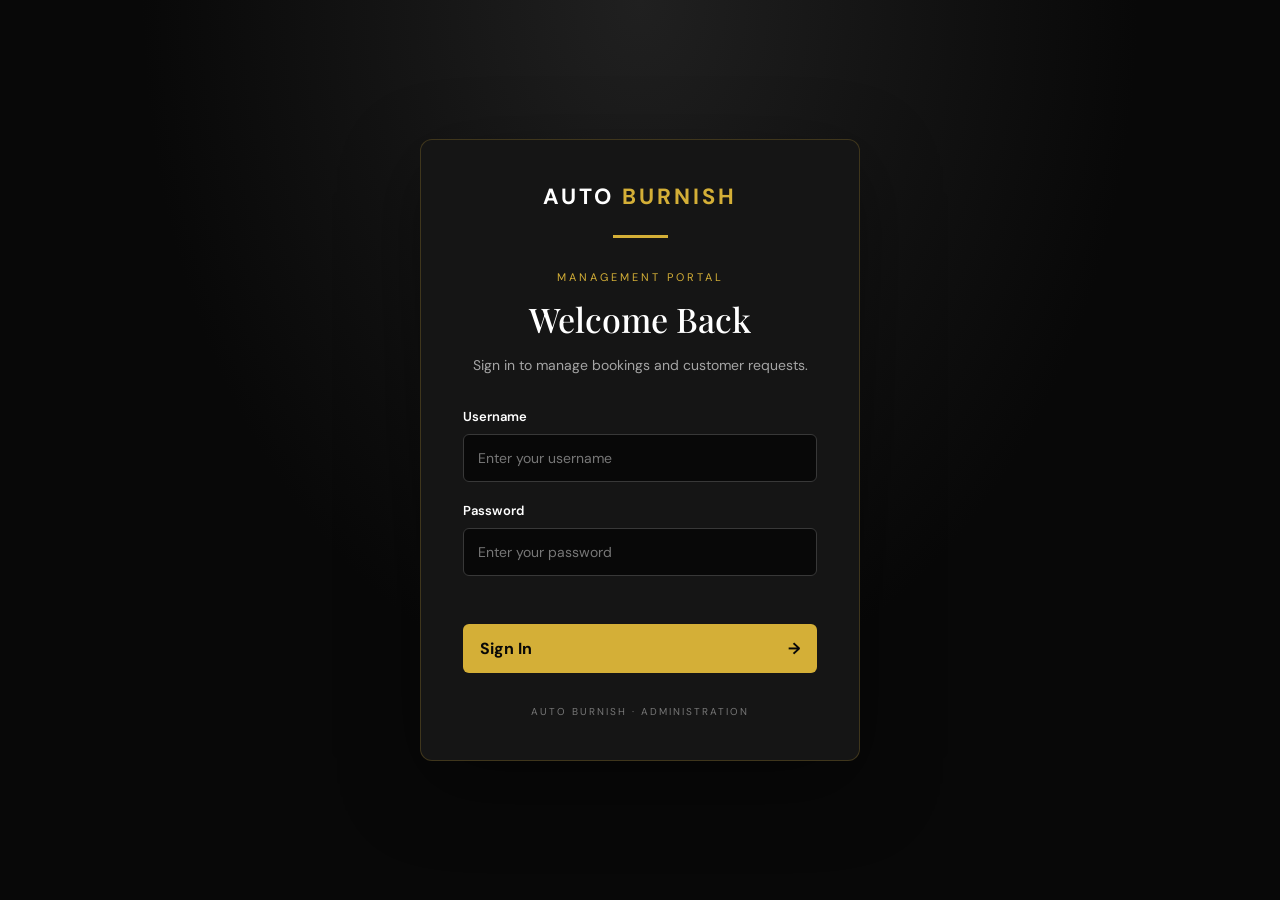
<file: admin/booking-details.html>
<!DOCTYPE html>
<html lang="en">
<head>
    <meta charset="UTF-8">
    <meta name="viewport" content="width=device-width, initial-scale=1.0">
    <meta name="robots" content="noindex, nofollow">

    <title>Booking Details | Auto Burnish</title>

    <link rel="preconnect" href="https://fonts.googleapis.com">
    <link rel="preconnect" href="https://fonts.gstatic.com" crossorigin>
    <link href="https://fonts.googleapis.com/css2?family=DM+Sans:wght@400;500;600;700&family=Playfair+Display:wght@500;600&display=swap" rel="stylesheet">

    <link rel="stylesheet" href="admin.css">
    <link rel="stylesheet" href="booking-details.css">
    <script src="booking-details.js" defer></script>
</head>
<body>
    <header class="dashboard-header">
        <a class="brand" href="dashboard.html">
            AUTO <span>BURNISH</span>
        </a>

        <div class="header-actions">
            <span class="admin-label">ADMIN PANEL</span>
            <button type="button" id="logoutButton" class="logout-button">
                Log out
            </button>
        </div>
    </header>

    <main class="details-main">
        <a class="back-link" href="dashboard.html">
            ← Back to bookings
        </a>

        <section class="details-heading">
            <div>
                <p class="eyebrow">BOOKING MANAGEMENT</p>
                <h1>Booking <span id="bookingNumber">#—</span></h1>
                <p class="subtitle">Customer information and appointment status.</p>
            </div>

            <span id="currentStatus" class="status-badge">Loading...</span>
        </section>

        <p id="detailsMessage" class="message" role="alert" aria-live="polite"></p>

        <section class="details-card">
            <div class="section-title">
                <p class="eyebrow">CUSTOMER & VEHICLE</p>
                <h2>Booking information</h2>
            </div>

            <div id="bookingInfo" class="info-grid">
                <p>Loading booking information...</p>
            </div>
        </section>

        <section class="details-card">
            <div class="section-title">
                <p class="eyebrow">APPOINTMENT MANAGEMENT</p>
                <h2>Update booking status</h2>
            </div>

            <form id="statusForm" class="status-form">
                <div class="form-group">
                    <label for="statusSelect">Booking status</label>
                    <select id="statusSelect" required>
                        <option value="pending">Pending</option>
                        <option value="confirmed">Confirmed</option>
                        <option value="completed">Completed</option>
                        <option value="cancelled">Cancelled</option>
                    </select>
                </div>

                <button type="submit" id="saveStatusButton">
                    Save status
                </button>
            </form>
        </section>
        
    </main>

</body>
</html>
</file>
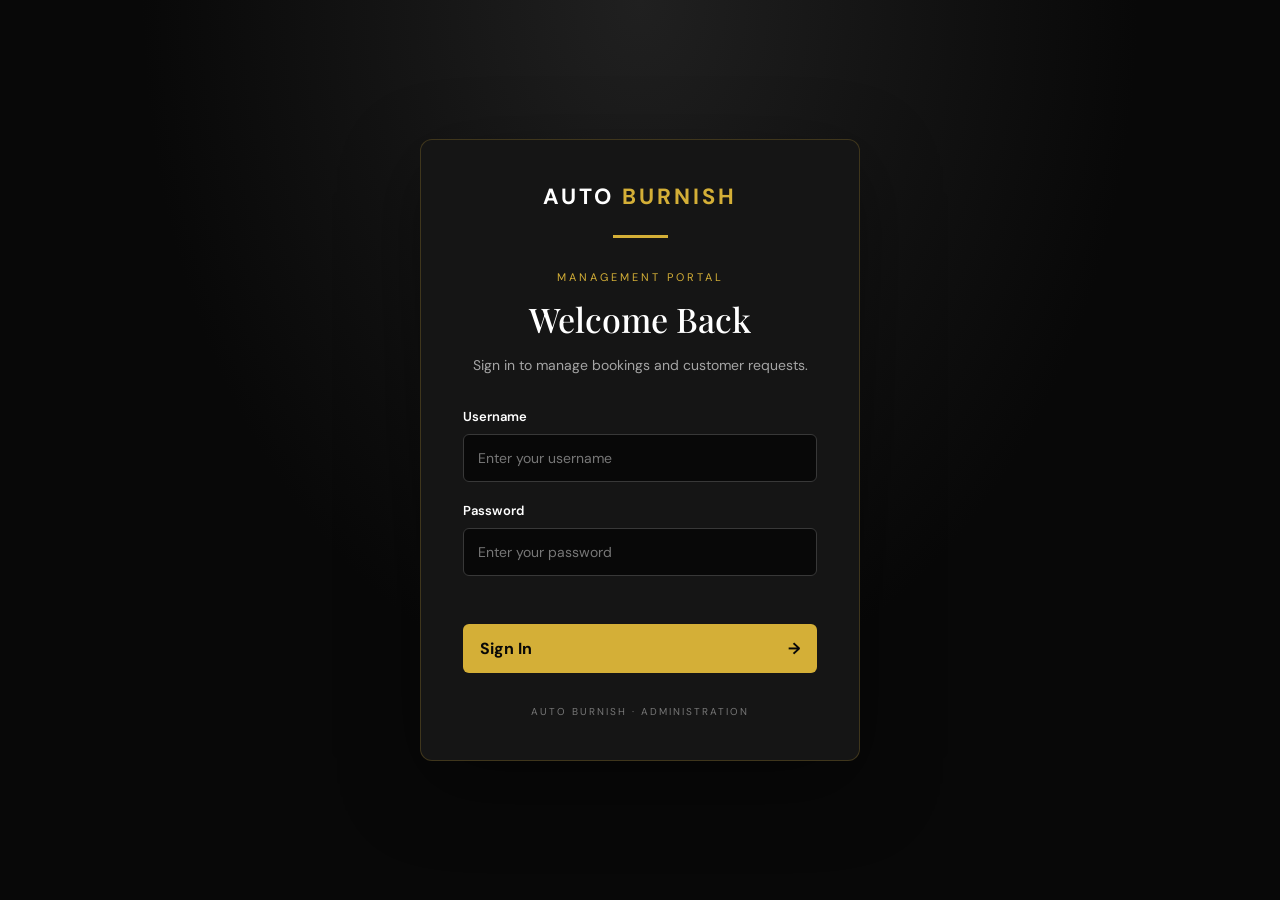
<file: admin/dashboard.html>
<!DOCTYPE html>
<html lang="en">
<head>
    <meta charset="UTF-8">
    <meta name="viewport" content="width=device-width, initial-scale=1.0">
    <meta name="robots" content="noindex, nofollow">

    <title>Dashboard | Auto Burnish</title>

    <link rel="preconnect" href="https://fonts.googleapis.com">
    <link rel="preconnect" href="https://fonts.gstatic.com" crossorigin>
    <link href="https://fonts.googleapis.com/css2?family=DM+Sans:wght@400;500;600;700&family=Playfair+Display:wght@500;600&display=swap" rel="stylesheet">

    <link rel="stylesheet" href="admin.css">
    <script src="dashboard.js" defer></script>
</head>
<body>
    <header class="dashboard-header">
        <a class="brand" href="dashboard.html">
            AUTO <span>BURNISH</span>
        </a>

        <div class="header-actions">
            <span class="admin-label">ADMIN PANEL</span>
            <button type="button" id="logoutButton" class="logout-button">
                Log out
            </button>
        </div>
    </header>

    <main class="dashboard-main">
        <section class="dashboard-intro">
            <div>
                <p class="eyebrow">MANAGEMENT PORTAL</p>
                <h1>Dashboard</h1>
                <p class="subtitle">Manage your bookings and customer requests.</p>
            </div>

            <button type="button" id="refreshButton" class="refresh-button">
                Refresh bookings
            </button>
        </section>

        <p id="dashboardMessage" class="message" role="alert" aria-live="polite"></p>

        <section class="stats-grid">
            <article class="stat-card">
                <p>Total bookings</p>
                <h2 id="totalBookings">—</h2>
            </article>

            <article class="stat-card">
                <p>Pending</p>
                <h2 id="pendingBookings">—</h2>
            </article>

            <article class="stat-card">
                <p>Confirmed</p>
                <h2 id="confirmedBookings">—</h2>
            </article>

            <article class="stat-card">
                <p>Completed</p>
                <h2 id="completedBookings">—</h2>
            </article>
        </section>

        <section class="bookings-section">
            <div class="section-heading">
                <div>
                    <p class="eyebrow">CUSTOMER MANAGEMENT</p>
                    <h2>Bookings</h2>
                </div>

                <select id="statusFilter" aria-label="Filter bookings by status">
                    <option value="all">All statuses</option>
                    <option value="pending">Pending</option>
                    <option value="confirmed">Confirmed</option>
                    <option value="completed">Completed</option>
                    <option value="cancelled">Cancelled</option>
                </select>
            </div>

            <div class="table-wrapper">
                <table>
                    <thead>
                        <tr>
                            <th>Booking</th>
                            <th>Customer</th>
                            <th>Vehicle</th>
                            <th>Date</th>
                            <th>Status</th>
                            <th>Details</th>
                        </tr>
                    </thead>
                    <tbody id="bookingsTableBody">
                        <tr>
                            <td colspan="6">Loading bookings...</td>
                        </tr>
                    </tbody>
                </table>
            </div>
        </section>
    </main>
</body>
</html>
</file>
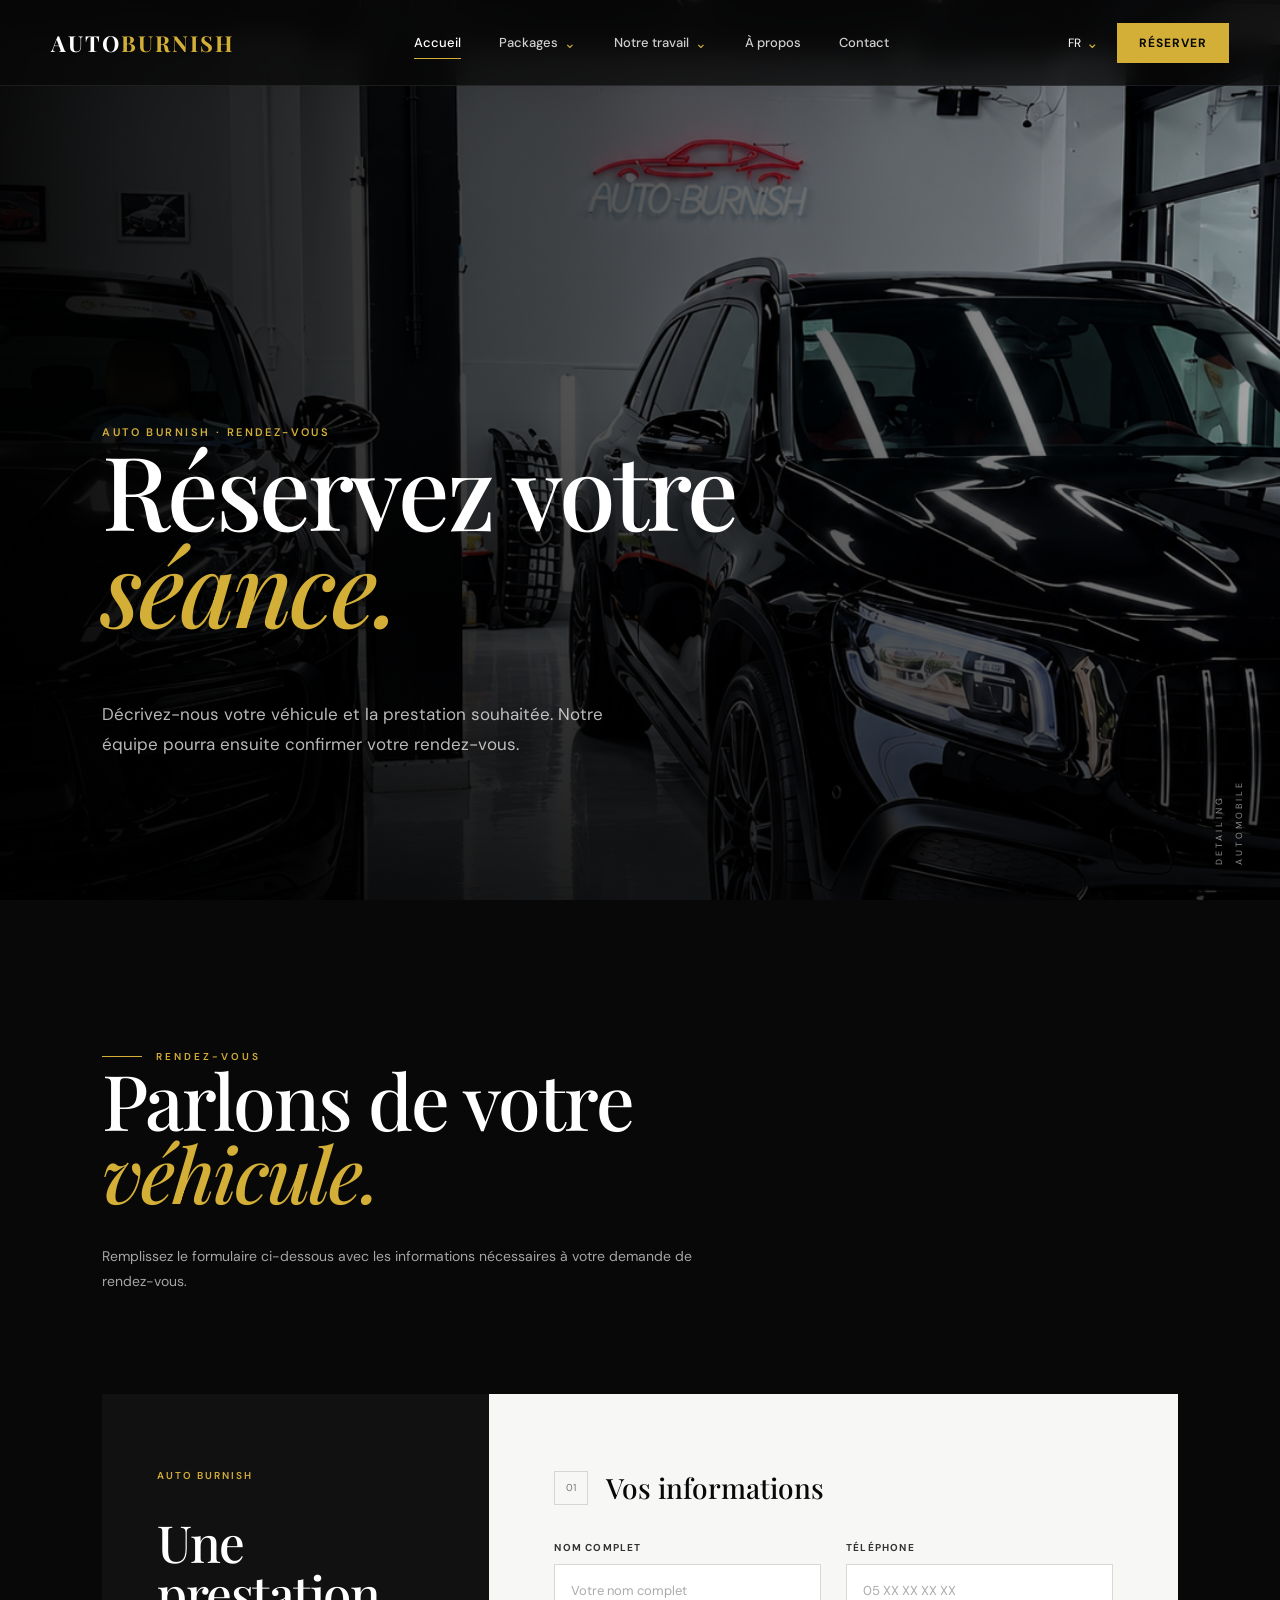
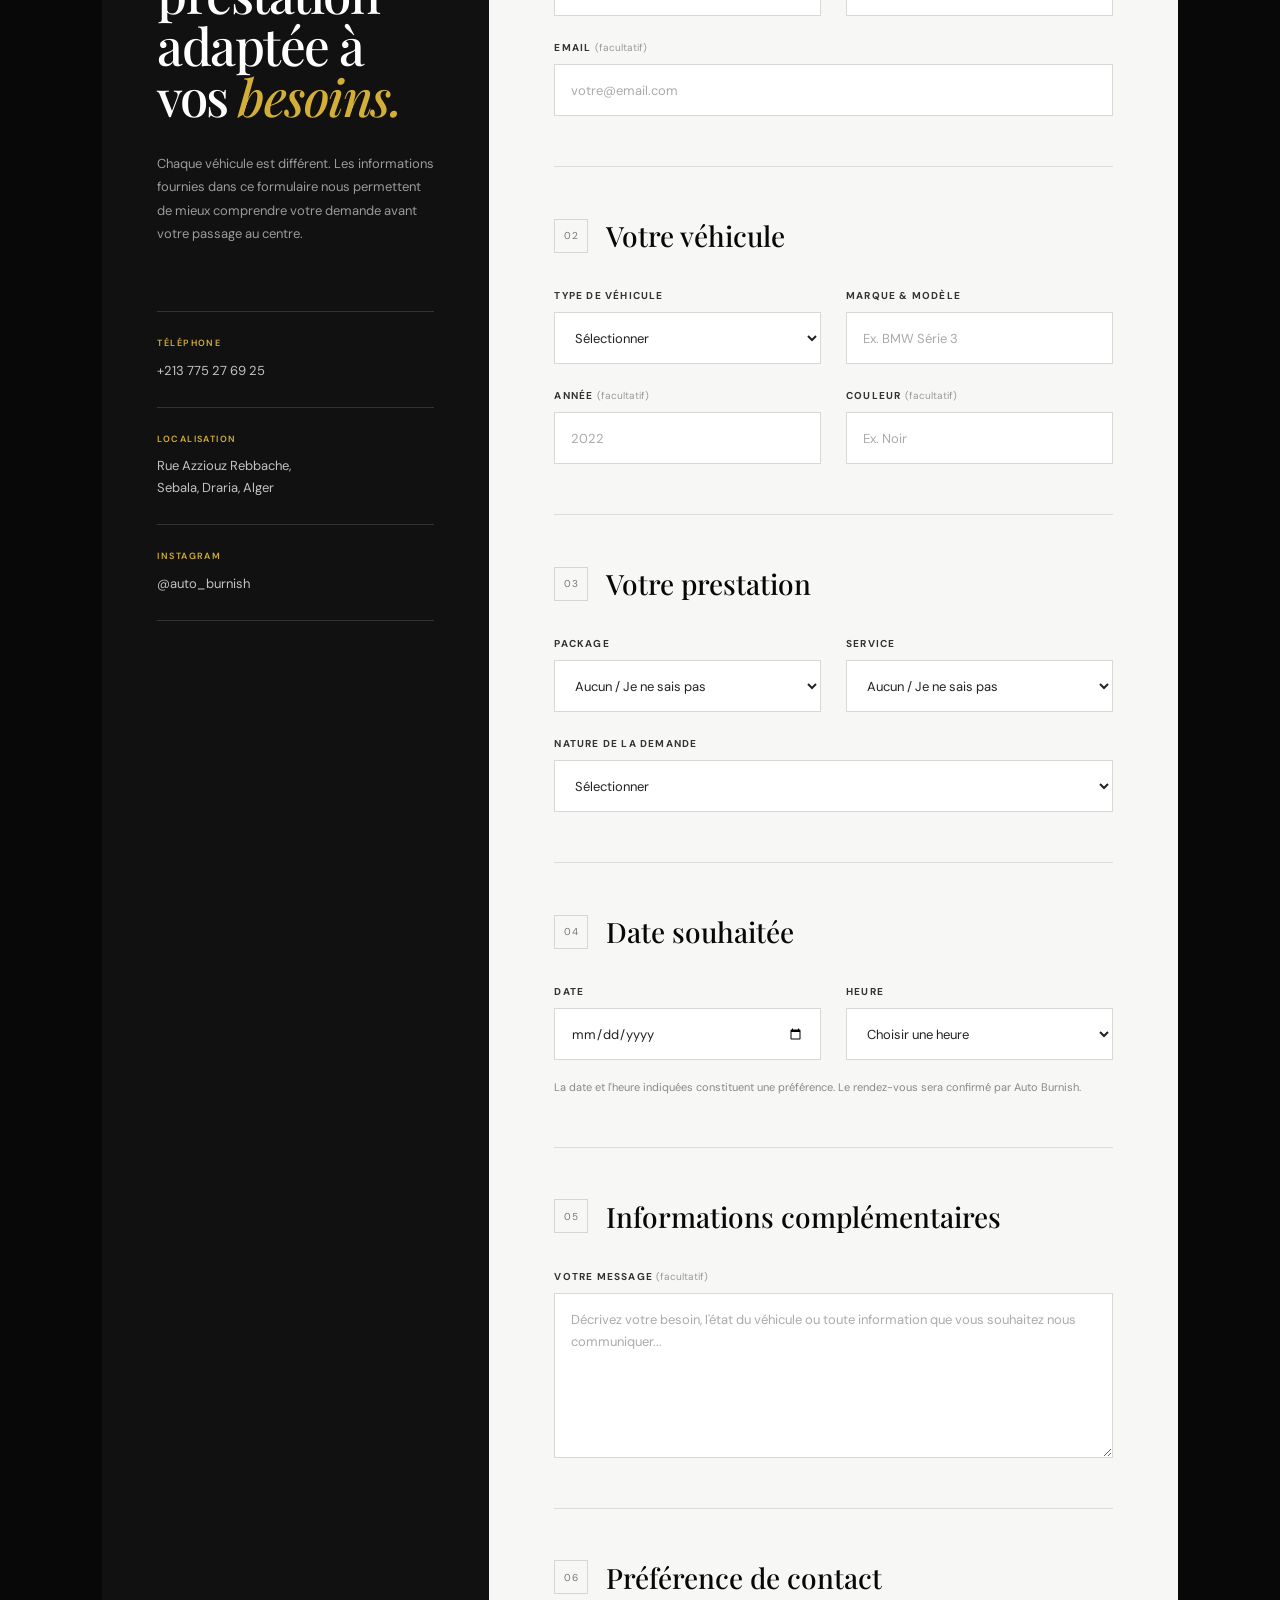
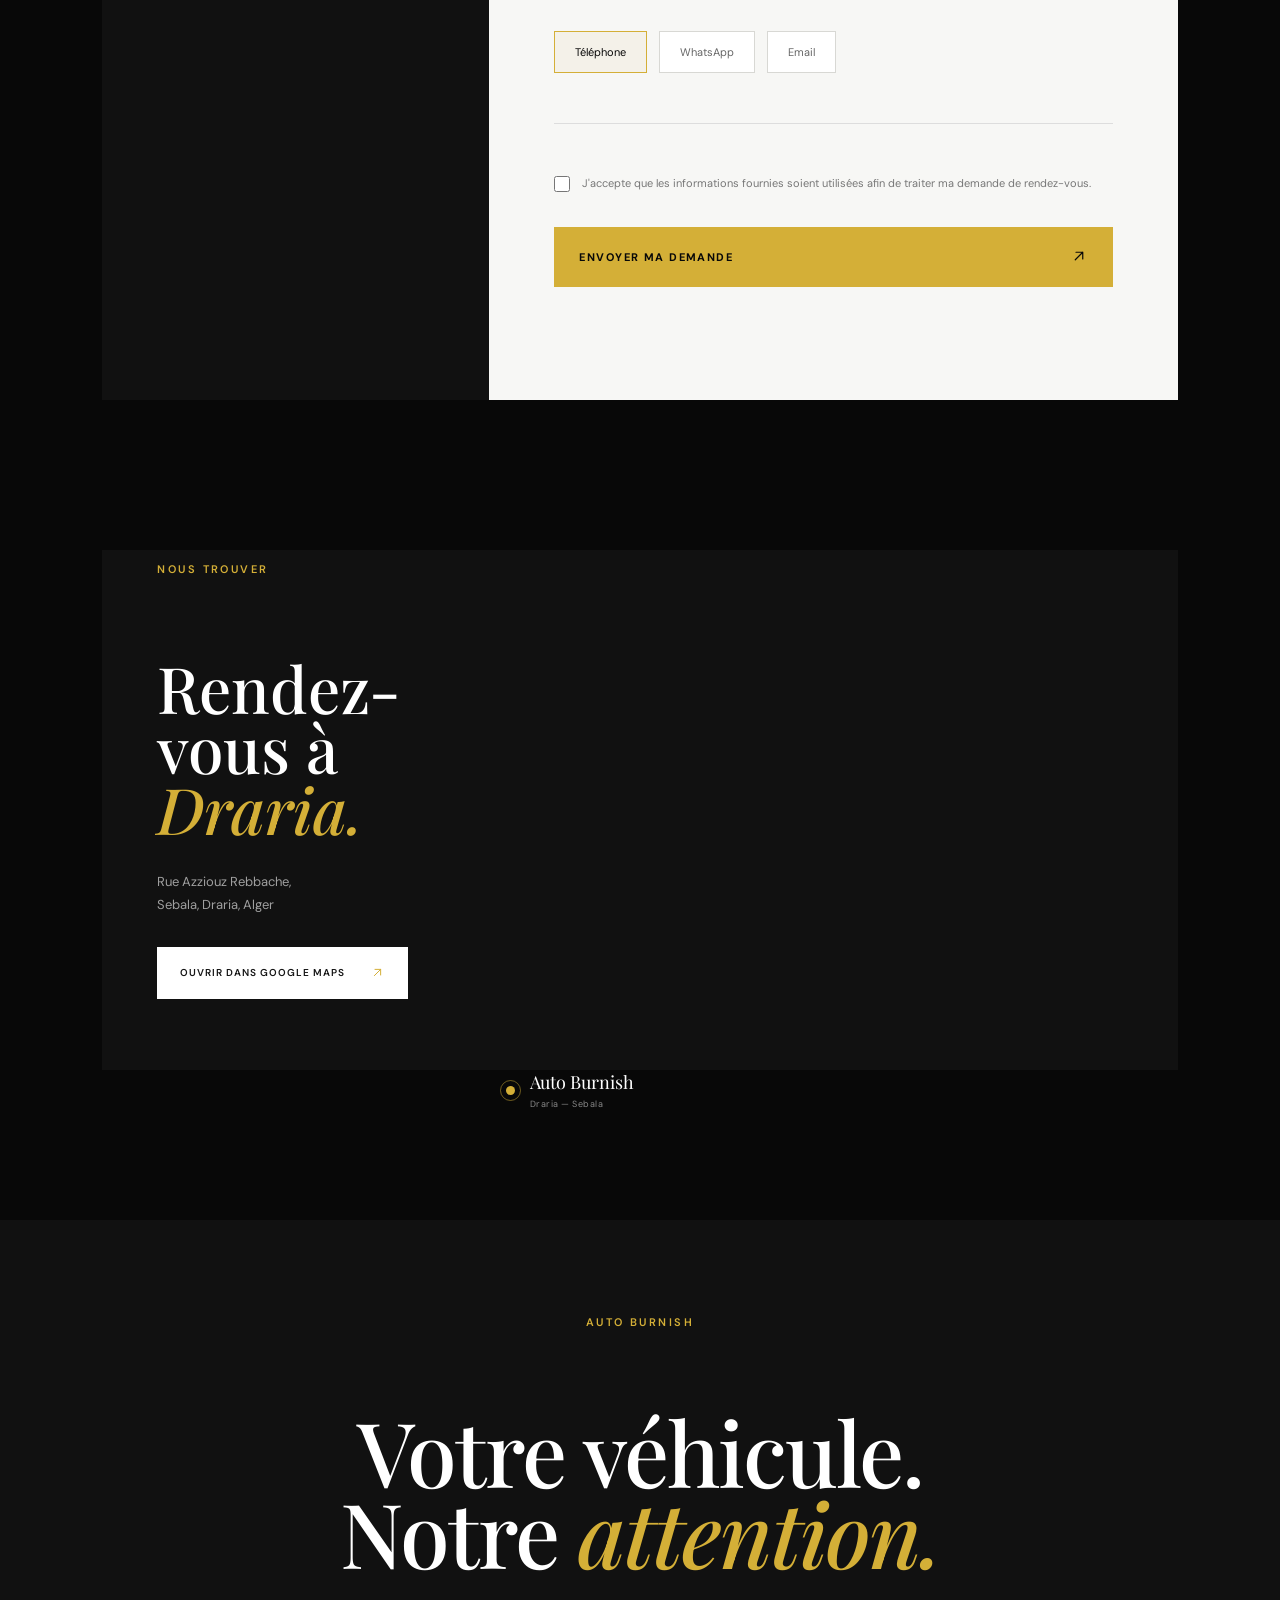
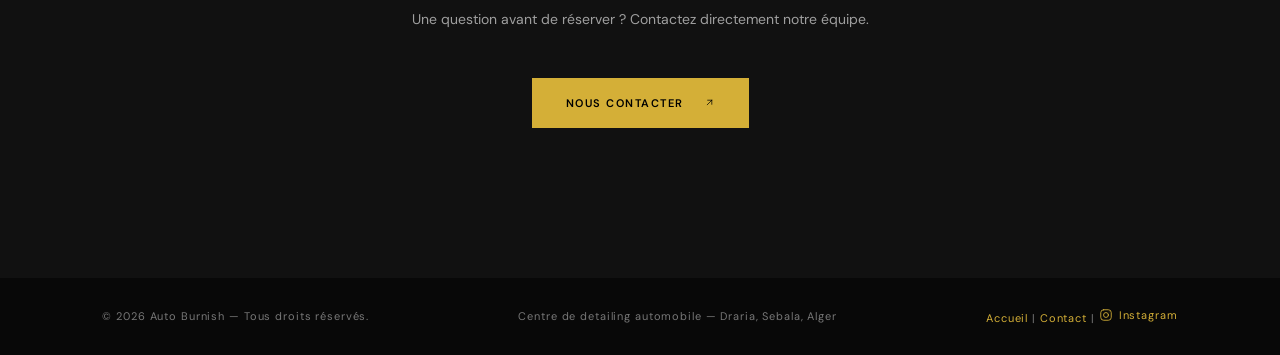
<file: pages/booking.html>
<!DOCTYPE html>
<html lang="fr">

<head>

    <meta charset="UTF-8">

    <!-- Set language/direction before first paint, so saved
         EN/AR visitors never see a French-then-flip flash -->
    <script>
    (function () {
        try {
            var lang = localStorage.getItem("autoBurnishLanguage") || "fr";
            if (["fr", "en", "ar"].indexOf(lang) === -1) {
                lang = "fr";
            }
            document.documentElement.lang = lang;
            document.documentElement.dir = lang === "ar" ? "rtl" : "ltr";
            if (lang === "ar") {
                document.documentElement.classList.add("rtl");
            }
        } catch (e) {}
    })();
    </script>


    <meta
        name="viewport"
        content="width=device-width, initial-scale=1.0"
    >

    <title>Réserver — Auto Burnish</title>

    <meta
        name="description"
        content="Prenez rendez-vous avec Auto Burnish pour votre prestation de detailing automobile."
    >

    <!-- Google Fonts -->

    <link rel="preconnect" href="https://fonts.googleapis.com">

    <link
        rel="preconnect"
        href="https://fonts.gstatic.com"
        crossorigin
    >

    <link
        href="https://fonts.googleapis.com/css2?family=DM+Sans:wght@400;500;600;700&family=Playfair+Display:ital,wght@0,400;0,500;0,600;1,400;1,500&display=swap"
        rel="stylesheet"
    >

    <!-- Main CSS -->

    <link
        rel="stylesheet"
        href="../css/style.css"
    >

</head>


<body class="booking-page">


 <!-- ========================================
         HEADER
    ======================================== -->

  <!-- =========================
         NAVBAR
    ========================== -->

    <header class="navbar">

        <div class="navbar-container">

            <!-- Logo -->
            <a href="#" class="logo">
                AUTO<span>BURNISH</span>
            </a>

            <!-- Desktop Navigation -->
           <nav class="nav-links">

    <a href="../index.html" class="active" data-i18n="nav.home">
        Accueil
    </a>

    <!-- PACKAGES -->
    <div class="nav-dropdown">

        <button
            type="button"
            class="nav-dropdown-toggle"
        >
            <span data-i18n="nav.packages_toggle">Packages</span>
            <span>⌄</span>
        </button>

        <div class="nav-dropdown-menu">

            <a href="../pages/packages.html" data-i18n="nav.packs">
                Packs
            </a>

            <a href="../pages/services.html" data-i18n="nav.services">
                Services
            </a>

        </div>

    </div>


    <!-- OUR WORK -->
    <div class="nav-dropdown">

        <button
            type="button"
            class="nav-dropdown-toggle"
        >
            <span data-i18n="nav.work_toggle">Notre travail</span>
            <span>⌄</span>
        </button>

        <div class="nav-dropdown-menu">

            <a href="../index.html#before-after" data-i18n="nav.before_after">
                Avant / Après
            </a>

            <a href="../index.html#gallery" data-i18n="nav.gallery">
                Réalisations
            </a>

        </div>

    </div>


    <a href="../index.html#about" data-i18n="nav.about">
        À propos
    </a>


    <a href="../index.html#contact" data-i18n="nav.contact">
        Contact
    </a>

</nav>

             <!-- Right Side -->
            <div class="nav-actions">

                <!-- Language -->
                <button class="language-btn" aria-label="Choisir la langue" data-i18n-aria-label="nav.lang_aria">
                    FR
                    <span>⌄</span>
                </button>

                <!-- CTA -->
                <a href="#form" class="nav-cta" data-i18n="nav.reserve">
                    Réserver
                </a>

                <!-- Mobile Menu -->
                <button class="menu-btn" aria-label="Ouvrir le menu" data-i18n-aria-label="nav.menu_aria">
                    <span></span>
                    <span></span>
                </button>

            </div>

        </div>

    </header>




<!-- =====================================================
     MAIN
===================================================== -->

<main>


<!-- =====================================================
     BOOKING HERO
===================================================== -->

<section class="inner-page-hero booking-page-hero">

    <div class="inner-page-hero-content">

        <span class="eyebrow" data-i18n="booking_page.hero_eyebrow">
            Auto Burnish · Rendez-vous
        </span>

        <h1 data-i18n-html="booking_page.hero_title">Réservez votre <em>séance.</em></h1>

        <p data-i18n="booking_page.hero_desc">
            Décrivez-nous votre véhicule et la prestation
            souhaitée. Notre équipe pourra ensuite confirmer
            votre rendez-vous.
        </p>

       

    </div>
 <!-- Hero Side Information -->
    <div class="hero-side-info">
    
        <span data-i18n="hero.side_1">DETAILING</span>
        <span data-i18n="hero.side_2">AUTOMOBILE</span>
    
    </div>
</section>



<!-- =====================================================
     BOOKING INTRO
===================================================== -->

<section class="booking-intro reveal">

    <div class="section-label">
        <span></span>
        <span data-i18n="booking_page.intro_label">RENDEZ-VOUS</span>
    </div>

    <h2 data-i18n-html="booking_page.intro_heading">Parlons de votre<br><em>véhicule.</em></h2>

    <p data-i18n="booking_page.intro_desc">
        Remplissez le formulaire ci-dessous avec les informations
        nécessaires à votre demande de rendez-vous.
    </p>

</section>



<!-- =====================================================
     BOOKING SECTION
===================================================== -->

<section class="booking-section">


    <!-- LEFT INFORMATION -->

    <aside class="booking-info reveal">

        <span class="booking-side-label" data-i18n="booking_page.info_label">
            AUTO BURNISH
        </span>


        <h3 data-i18n-html="booking_page.info_heading">Une prestation<br>adaptée à vos <em>besoins.</em></h3>


        <p data-i18n="booking_page.info_text">
            Chaque véhicule est différent. Les informations
            fournies dans ce formulaire nous permettent de mieux
            comprendre votre demande avant votre passage au centre.
        </p>


        <div class="booking-contact-list">


            <div class="booking-contact-item">

                <span data-i18n="booking_page.info_phone_label">
                    Téléphone
                </span>

                <a href="tel:+213775276925">
                    +213 775 27 69 25
                </a>

            </div>


            <div class="booking-contact-item">

                <span data-i18n="booking_page.info_location_label">
                    Localisation
                </span>

                <p data-i18n-html="booking_page.info_location_value">Rue Azziouz Rebbache,<br>
                    Sebala, Draria, Alger</p>

            </div>


            <div class="booking-contact-item">

                <span data-i18n="booking_page.info_instagram_label">
                    Instagram
                </span>

                <a
                    href="https://www.instagram.com/auto_burnish/"
                    target="_blank"
                    rel="noopener noreferrer"
                >
                    @auto_burnish
                </a>

            </div>

        </div>

    </aside>



    <!-- FORM -->

    <div id="form" class="booking-form-wrapper">


        <form
            id="bookingForm"
            class="booking-form"
            action="#"
            method="POST"
        >


            <!-- ===============================
                 PERSONAL INFORMATION
            ================================ -->

            <div class="form-section reveal">

                <div class="form-section-heading">

                    <span>
                        01
                    </span>

                    <h3 data-i18n="booking_page.step1_title">
                        Vos informations
                    </h3>

                </div>


                <div class="form-grid">


                    <div class="form-group">

                        <label for="fullName" data-i18n="booking_page.full_name_label">
                            Nom complet
                        </label>

                        <input
                            type="text"
                            id="fullName"
                            name="full_name"
                            placeholder="Votre nom complet"
                            data-i18n-placeholder="booking_page.full_name_placeholder"
                            autocomplete="name"
                            required
                        >

                    </div>


                    <div class="form-group">

                        <label for="phone" data-i18n="booking_page.phone_label">
                            Téléphone
                        </label>

                        <input
                            type="tel"
                            id="phone"
                            name="phone"
                            placeholder="05 XX XX XX XX"
                            data-i18n-placeholder="booking_page.phone_placeholder"
                            autocomplete="tel"
                            required
                        >

                    </div>


                    <div class="form-group form-group-full">

                        <label for="email" data-i18n-html="booking_page.email_label">Email <span>(facultatif)</span></label>

                        <input
                            type="email"
                            id="email"
                            name="email"
                            placeholder="votre@email.com"
                            data-i18n-placeholder="booking_page.email_placeholder"
                            autocomplete="email"
                        >

                    </div>

                </div>

            </div>



            <!-- ===============================
                 VEHICLE INFORMATION
            ================================ -->

            <div class="form-section reveal">

                <div class="form-section-heading">

                    <span>
                        02
                    </span>

                    <h3 data-i18n="booking_page.step2_title">
                        Votre véhicule
                    </h3>

                </div>


                <div class="form-grid">


                    <div class="form-group">

                        <label for="vehicleType" data-i18n="booking_page.vehicle_type_label">
                            Type de véhicule
                        </label>

                        <select
                            id="vehicleType"
                            name="vehicle_type"
                            required
                        >

                            <option
                                value=""
                                selected
                                disabled
                                data-i18n="common.select"
                            >
                                Sélectionner
                            </option>

                            <option value="citadine" data-i18n="booking_page.vehicle_type_citadine">
                                Citadine
                            </option>

                            <option value="berline" data-i18n="booking_page.vehicle_type_berline">
                                Berline
                            </option>

                            <option value="suv" data-i18n="booking_page.vehicle_type_suv">
                                SUV / 4x4
                            </option>

                            <option value="coupe" data-i18n="booking_page.vehicle_type_coupe">
                                Coupé / Sportive
                            </option>

                            <option value="utilitaire" data-i18n="booking_page.vehicle_type_utilitaire">
                                Utilitaire
                            </option>

                            <option value="autre" data-i18n="booking_page.vehicle_type_autre">
                                Autre
                            </option>

                        </select>

                    </div>


                    <div class="form-group">

                        <label for="vehicleModel" data-i18n="booking_page.vehicle_model_label">
                            Marque & modèle
                        </label>

                        <input
                            type="text"
                            id="vehicleModel"
                            name="vehicle_model"
                            placeholder="Ex. BMW Série 3"
                            data-i18n-placeholder="booking_page.vehicle_model_placeholder"
                            required
                        >

                    </div>


                    <div class="form-group">

                        <label for="vehicleYear" data-i18n-html="booking_page.vehicle_year_label">Année <span>(facultatif)</span></label>

                        <input
                            type="number"
                            id="vehicleYear"
                            name="vehicle_year"
                            placeholder="2022"
                            data-i18n-placeholder="booking_page.vehicle_year_placeholder"
                            min="1950"
                            max="2030"
                        >

                    </div>


                    <div class="form-group">

                        <label for="vehicleColor" data-i18n-html="booking_page.vehicle_color_label">Couleur <span>(facultatif)</span></label>

                        <input
                            type="text"
                            id="vehicleColor"
                            name="vehicle_color"
                            placeholder="Ex. Noir"
                            data-i18n-placeholder="booking_page.vehicle_color_placeholder"
                        >

                    </div>

                </div>

            </div>



            <!-- ===============================
                 SERVICE
            ================================ -->

            <div class="form-section reveal">

                <div class="form-section-heading">

                    <span>
                        03
                    </span>

                    <h3 data-i18n="booking_page.step3_title">
                        Votre prestation
                    </h3>

                </div>


                <div class="form-grid">


                    <div class="form-group">

                        <label for="package" data-i18n="booking_page.package_label">
                            Package
                        </label>

                        <select
                            id="package"
                            name="package"
                        >

                            <option
                                value=""
                                selected
                                data-i18n="common.none_unsure"
                            >
                                Aucun / Je ne sais pas
                            </option>

                            <option value="pack-brillance" data-i18n="booking_page.package_p1">
                                Pack Brillance
                            </option>

                            <option value="correction-rayures" data-i18n="booking_page.package_p2">
                                Correction des rayures & micro-rayures
                            </option>

                            <option value="protection-ceramique" data-i18n="booking_page.package_p3">
                                Protection Céramique
                            </option>

                            <option value="protection-ppf" data-i18n="booking_page.package_p4">
                                Protection PPF
                            </option>

                        </select>

                    </div>


                    <div class="form-group">

                        <label for="service" data-i18n="booking_page.service_label">
                            Service
                        </label>

                        <select
                            id="service"
                            name="service"
                        >

                            <option
                                value=""
                                selected
                                data-i18n="common.none_unsure"
                            >
                                Aucun / Je ne sais pas
                            </option>

                            <option value="polissage" data-i18n="booking_page.service_s1">
                                Polissage
                            </option>

                            <option value="traitement-cuir" data-i18n="booking_page.service_s2">
                                Traitement de cuir
                            </option>

                            <option value="ciel-etoile" data-i18n="booking_page.service_s3">
                                Ciel étoilé
                            </option>

                            <option value="lifting" data-i18n="booking_page.service_s4">
                                Lifting
                            </option>

                            <option value="finition-lustre" data-i18n="booking_page.service_s5">
                                Finition & lustre
                            </option>

                            <option value="protection-personnalisee" data-i18n="booking_page.service_s6">
                                Protection personnalisée
                            </option>

                        </select>

                    </div>


                    <div class="form-group form-group-full">

                        <label for="requestType" data-i18n="booking_page.request_type_label">
                            Nature de la demande
                        </label>

                        <select
                            id="requestType"
                            name="request_type"
                            required
                        >

                            <option
                                value=""
                                selected
                                disabled
                                data-i18n="common.select"
                            >
                                Sélectionner
                            </option>

                            <option value="reservation" data-i18n="booking_page.request_reservation">
                                Prise de rendez-vous
                            </option>

                            <option value="information" data-i18n="booking_page.request_information">
                                Demande d'information
                            </option>

                            <option value="consultation" data-i18n="booking_page.request_consultation">
                                Conseil / Diagnostic
                            </option>

                        </select>

                    </div>

                </div>

            </div>



            <!-- ===============================
                 DATE & TIME
            ================================ -->

            <div class="form-section reveal">

                <div class="form-section-heading">

                    <span>
                        04
                    </span>

                    <h3 data-i18n="booking_page.step4_title">
                        Date souhaitée
                    </h3>

                </div>


                <div class="form-grid">


                    <div class="form-group">

                        <label for="preferredDate" data-i18n="booking_page.date_label">
                            Date
                        </label>

                        <input
                            type="date"
                            id="preferredDate"
                            name="preferred_date"
                            required
                        >

                    </div>


                    <div class="form-group">

                        <label for="preferredTime" data-i18n="booking_page.time_label">
                            Heure
                        </label>

                        <select
                            id="preferredTime"
                            name="preferred_time"
                            required
                        >

                            <option
                                value=""
                                selected
                                disabled
                                data-i18n="booking_page.time_select"
                            >
                                Choisir une heure
                            </option>

                            <option value="09:00">
                                09:00
                            </option>

                            <option value="10:00">
                                10:00
                            </option>

                            <option value="11:00">
                                11:00
                            </option>

                            <option value="12:00">
                                12:00
                            </option>

                            <option value="13:00">
                                13:00
                            </option>

                            <option value="14:00">
                                14:00
                            </option>

                            <option value="15:00">
                                15:00
                            </option>

                            <option value="16:00">
                                16:00
                            </option>

                            <option value="17:00">
                                17:00
                            </option>

                            <option value="18:00">
                                18:00
                            </option>

                        </select>

                    </div>

                </div>


                <p class="form-note" data-i18n="booking_page.date_note">
                    La date et l'heure indiquées constituent une
                    préférence. Le rendez-vous sera confirmé par
                    Auto Burnish.
                </p>

            </div>



            <!-- ===============================
                 ADDITIONAL INFORMATION
            ================================ -->

            <div class="form-section reveal">

                <div class="form-section-heading">

                    <span>
                        05
                    </span>

                    <h3 data-i18n="booking_page.step5_title">
                        Informations complémentaires
                    </h3>

                </div>


                <div class="form-group">

                    <label for="message" data-i18n-html="booking_page.message_label">Votre message <span>(facultatif)</span></label>

                    <textarea
                        id="message"
                        name="message"
                        rows="6"
                        placeholder="Décrivez votre besoin, l'état du véhicule ou toute information que vous souhaitez nous communiquer..."
                        data-i18n-placeholder="booking_page.message_placeholder"
                    ></textarea>

                </div>

            </div>  


            <!-- ===============================
                 CONTACT PREFERENCE
            ================================ -->

            <div class="form-section reveal">

                <div class="form-section-heading">

                    <span>
                        06
                    </span>

                    <h3 data-i18n="booking_page.step7_title">
                        Préférence de contact
                    </h3>

                </div>


                <div class="contact-preferences">


                    <label class="radio-option">

                        <input
                            type="radio"
                            name="contact_preference"
                            value="phone"
                            checked
                        >

                        <span data-i18n="booking_page.contact_pref_phone">
                            Téléphone
                        </span>

                    </label>


                    <label class="radio-option">

                        <input
                            type="radio"
                            name="contact_preference"
                            value="whatsapp"
                        >

                        <span data-i18n="booking_page.contact_pref_whatsapp">
                            WhatsApp
                        </span>

                    </label>


                    <label class="radio-option">

                        <input
                            type="radio"
                            name="contact_preference"
                            value="email"
                        >

                        <span data-i18n="booking_page.contact_pref_email">
                            Email
                        </span>

                    </label>

                </div>

            </div>



            <!-- ===============================
                 CONSENT
            ================================ -->

            <div class="form-consent">

                <label>

                    <input
                        type="checkbox"
                        name="consent"
                        value="yes"
                        required
                    >

                    <span data-i18n="booking_page.consent_text">
                        J'accepte que les informations fournies
                        soient utilisées afin de traiter ma demande
                        de rendez-vous.
                    </span>

                </label>

            </div>



            <!-- ===============================
                 SUBMIT
            ================================ -->

            <button
                type="submit"
                class="booking-submit"
            >

                <span data-i18n="booking_page.submit">
                    Envoyer ma demande
                </span>

                <strong>
                    <svg class="icon-arrow" viewBox="0 0 24 24" aria-hidden="true" focusable="false"><path d="M7 17 17 7M17 7H8M17 7V16"/></svg>
                </strong>

            </button>


            <p
                class="booking-form-status"
                id="bookingFormStatus"
                aria-live="polite"
            ></p>


        </form>

    </div>

</section>



<!-- =====================================================
     LOCATION / CONTACT
===================================================== -->

<section class="booking-location">

    <div class="booking-location-content reveal">

        <span class="eyebrow" data-i18n="booking_page.location_eyebrow">
            Nous trouver
        </span>

        <h2 data-i18n-html="booking_page.location_heading">Rendez-vous à<br><em>Draria.</em></h2>

        <p data-i18n-html="booking_page.location_address">Rue Azziouz Rebbache,<br>
            Sebala, Draria, Alger</p>

        <a
            class="map-button"
            href="https://maps.app.goo.gl/zMDHhui1psem8YXn9"
            target="_blank"
            rel="noopener noreferrer"
        >
            <span data-i18n="booking_page.map_button">Ouvrir dans Google Maps</span>
            <span><svg class="icon-arrow" viewBox="0 0 24 24" aria-hidden="true" focusable="false"><path d="M7 17 17 7M17 7H8M17 7V16"/></svg></span>
        </a>

    </div>


    <div class="booking-location-map">

        <iframe
            src="https://www.google.com/maps?q=36.723166,3.0121595&output=embed"
            loading="lazy"
            allowfullscreen
            referrerpolicy="no-referrer-when-downgrade">
        </iframe>

        <div class="map-location">

                    <span class="map-dot"></span>

                    <div>

                       <strong data-i18n="booking_page.map_name">
                            Auto Burnish
                        </strong>
                        
                        <span class="map-address" data-i18n="booking_page.map_address">
                            Draria — Sebala
                        </span>
                    </div>

                </div>

    </div>

</section>



<!-- =====================================================
     FINAL CTA
===================================================== -->

<section class="page-final-cta reveal">

    <span class="eyebrow" data-i18n="booking_page.final_eyebrow">
        Auto Burnish
    </span>

    <h2 data-i18n-html="booking_page.final_heading">Votre véhicule.<br>Notre <em>attention.</em></h2>

    <p data-i18n="booking_page.final_text">
        Une question avant de réserver ?
        Contactez directement notre équipe.
    </p>

    <a
        href="tel:+213775276925"
        class="package-action"
    >
        <span data-i18n="booking_page.final_cta">Nous contacter</span>
        <span><svg class="icon-arrow" viewBox="0 0 24 24" aria-hidden="true" focusable="false"><path d="M7 17 17 7M17 7H8M17 7V16"/></svg></span>
    </a>

</section>


</main>



<!-- =====================================================
     FOOTER
===================================================== -->

<footer class="site-footer">

    <div class="footer-brand">
       <span data-i18n="footer.copyright">© 2026 Auto Burnish — Tous droits réservés.</span>
    </div>

    <p data-i18n="footer.tagline">
        Centre de detailing automobile —
        Draria, Sebala, Alger
    </p>

    <div class="footer-links">

        <a href="../index.html" data-i18n="nav.home">
            Accueil
        </a>
        |
        <a href="../index.html#contact" data-i18n="nav.contact">
            Contact
        </a>
        |
        <a href="https://www.instagram.com/auto_burnish/"
           target="_blank"
           rel="noopener noreferrer"
           class="social-link footer-social-link"
           aria-label="Instagram">
            <svg class="social-icon" viewBox="0 0 24 24" aria-hidden="true" focusable="false"><rect x="3" y="3" width="18" height="18" rx="5"/><circle cx="12" cy="12" r="4.2"/><circle cx="17.2" cy="6.8" r="0.6" fill="currentColor" stroke="none"/></svg>
            Instagram
        </a>

    </div>

</footer>



<script src="../js/translations.js"></script>
<script src="../js/main.js"></script>

</body>

</html>
</file>
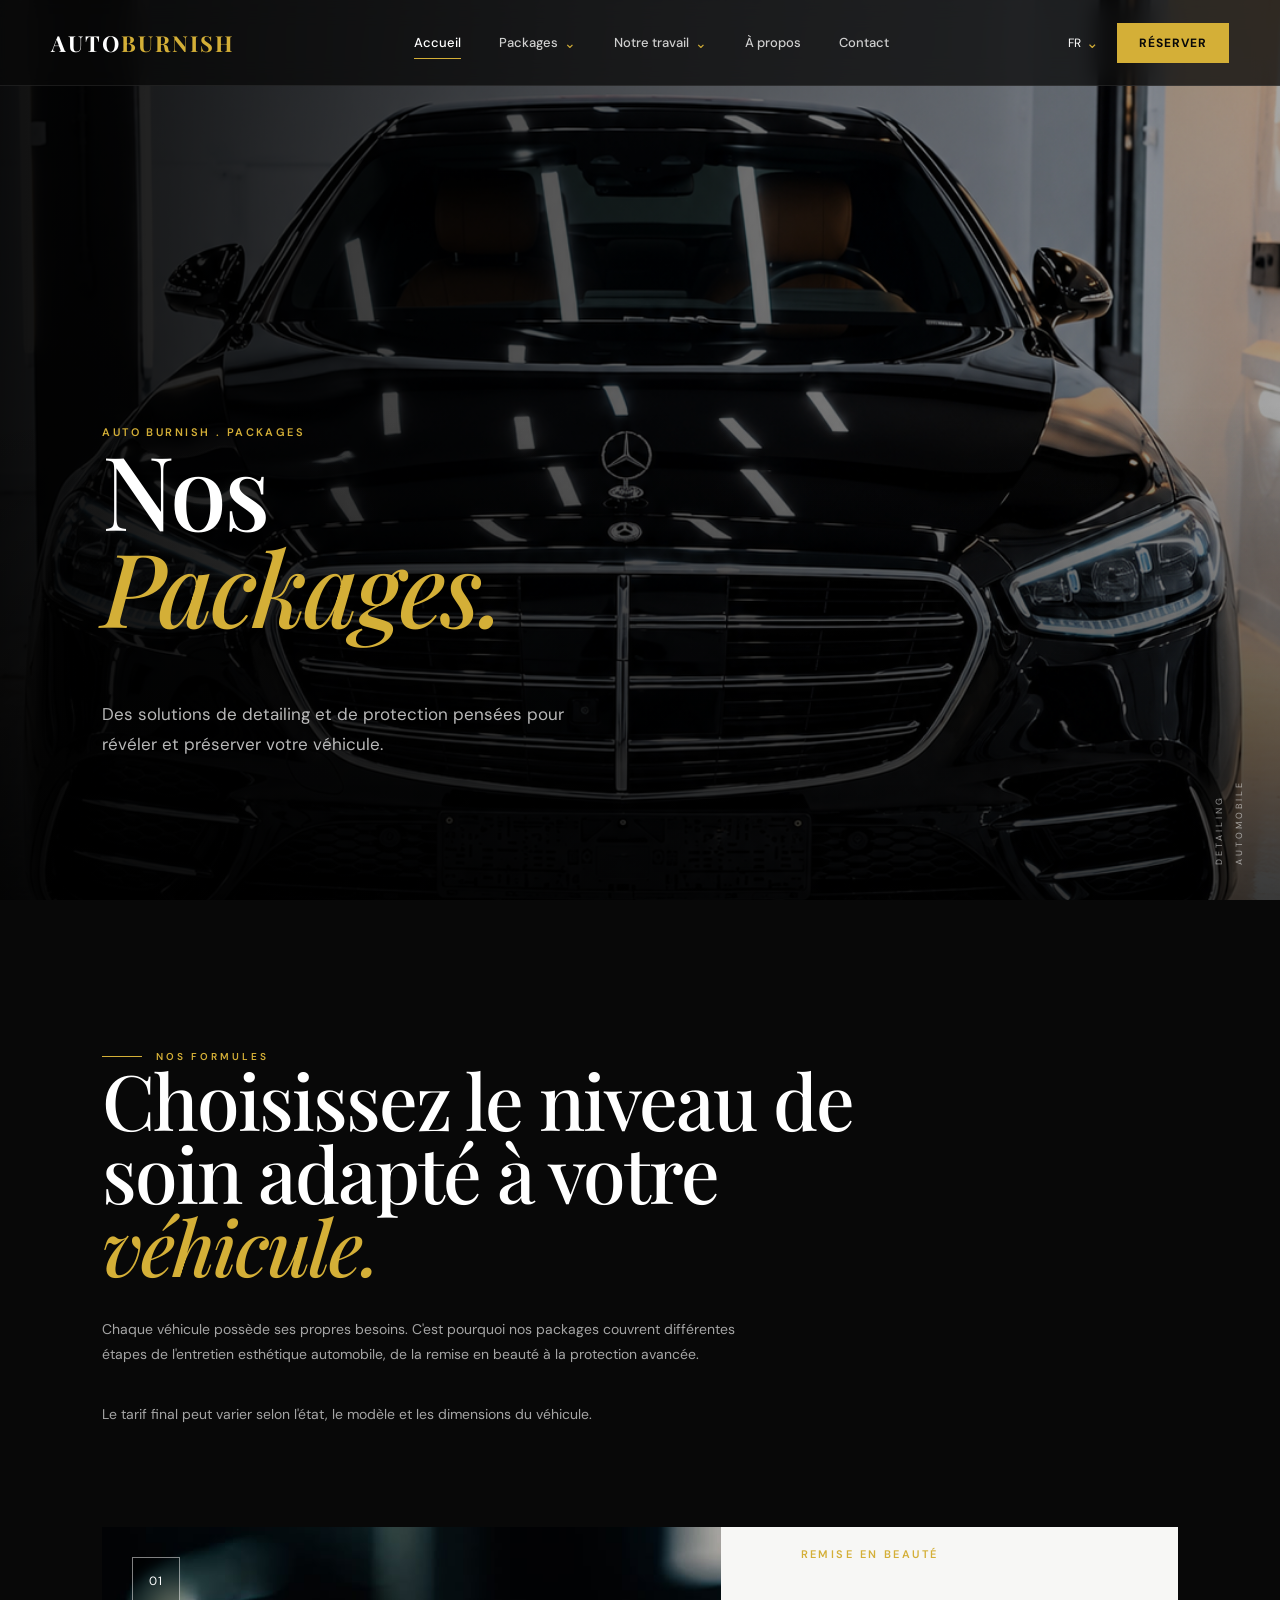
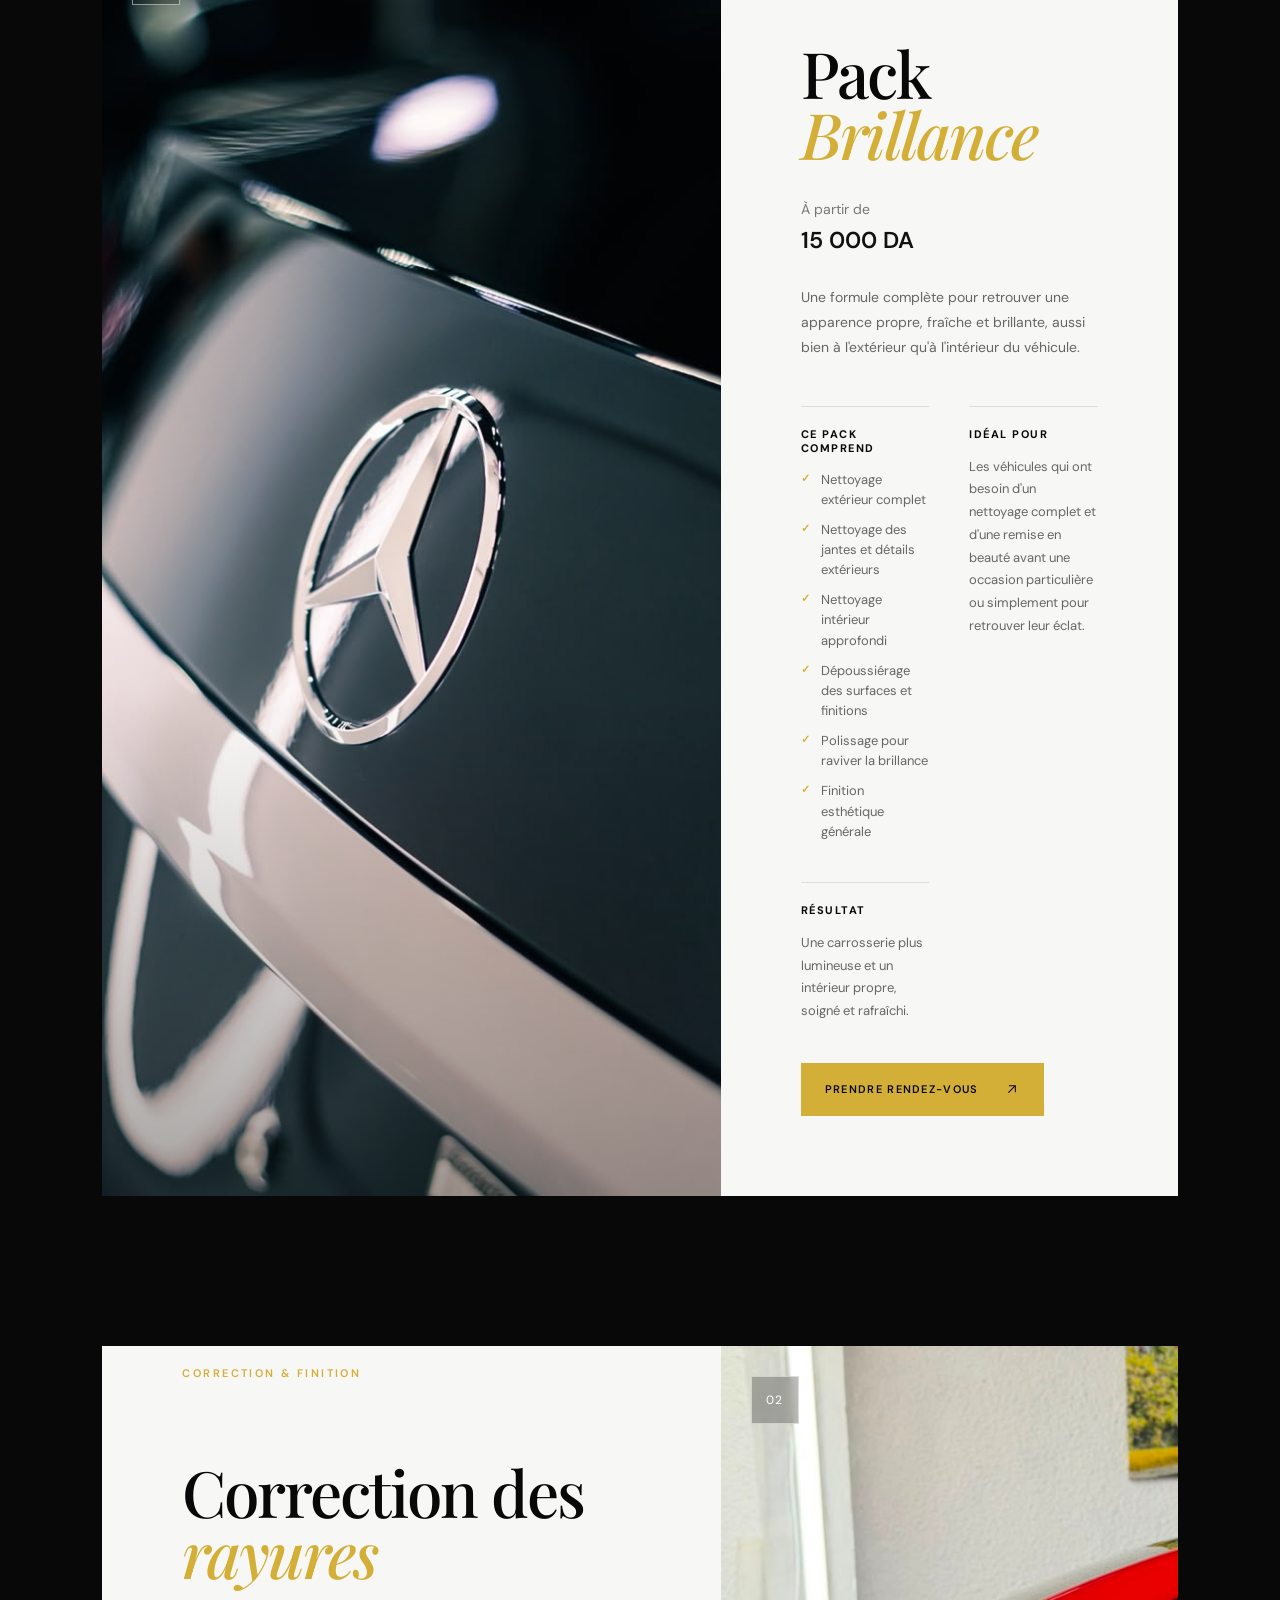
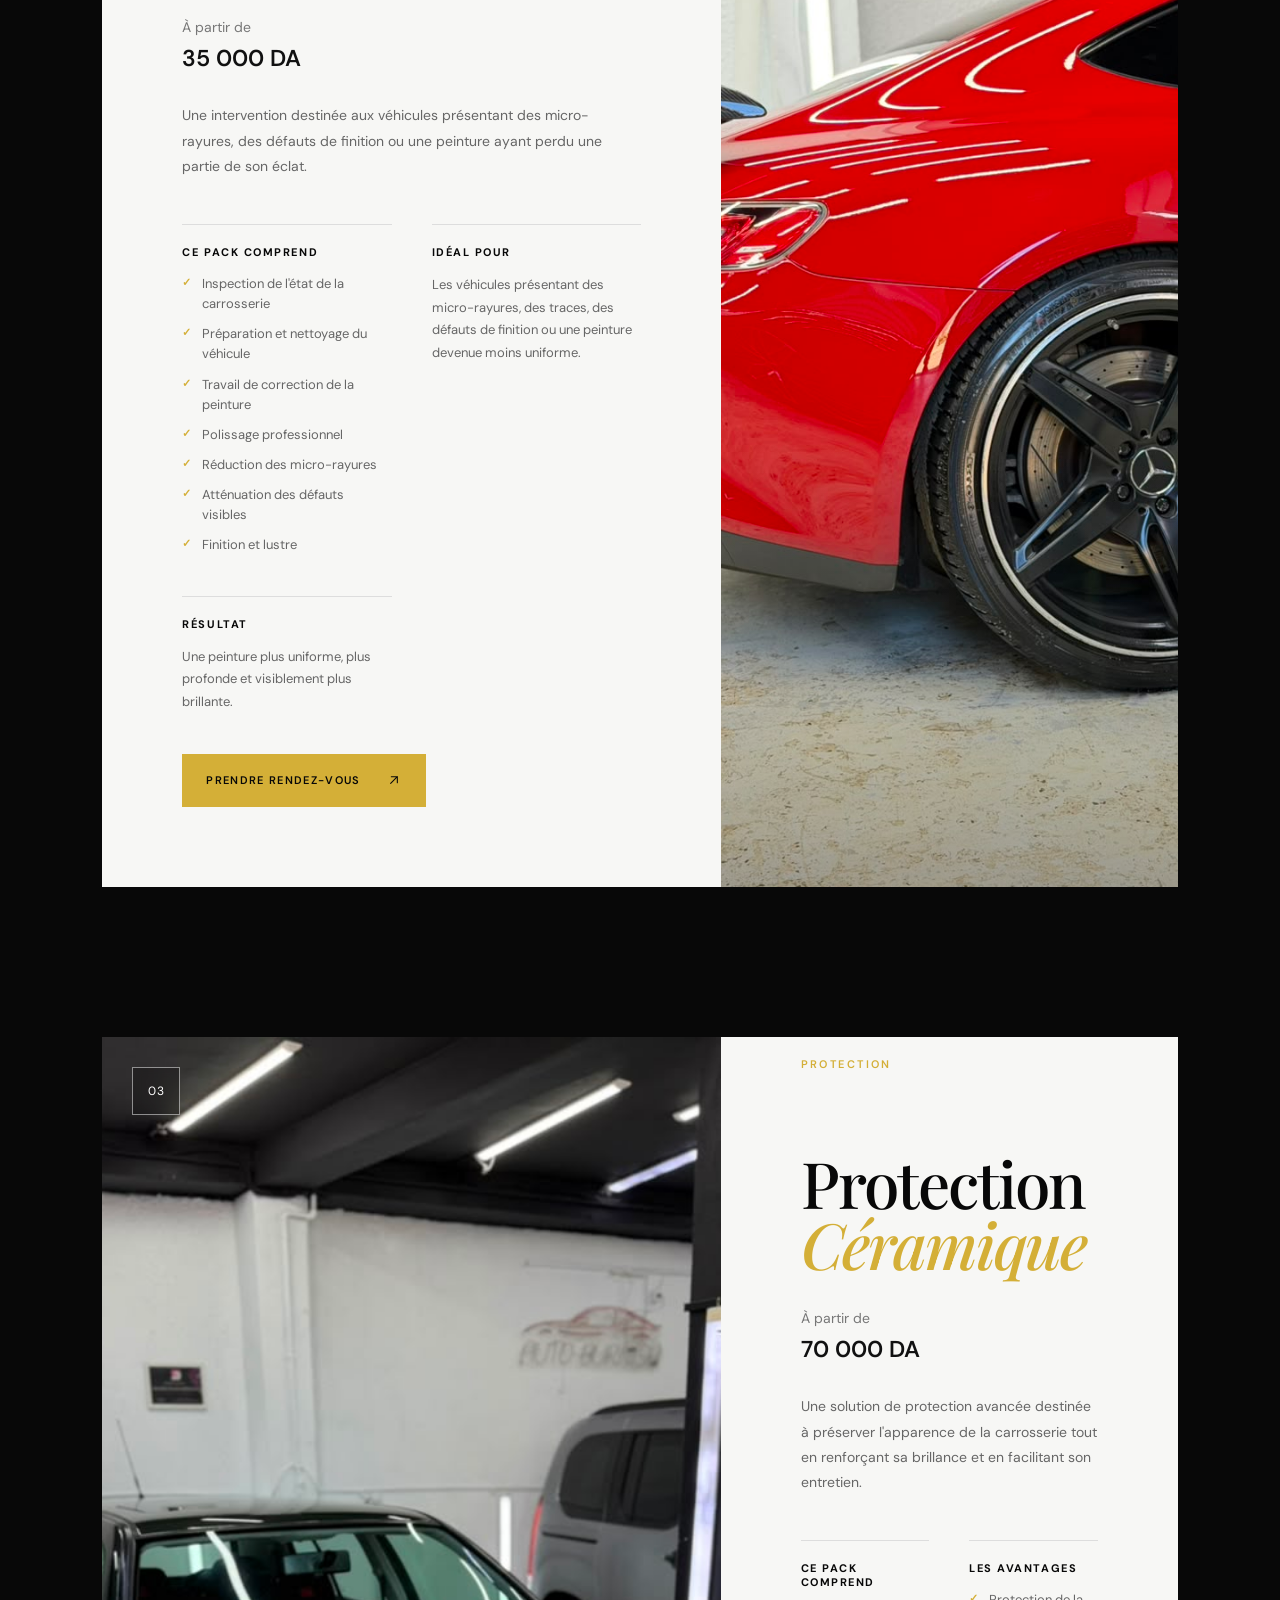
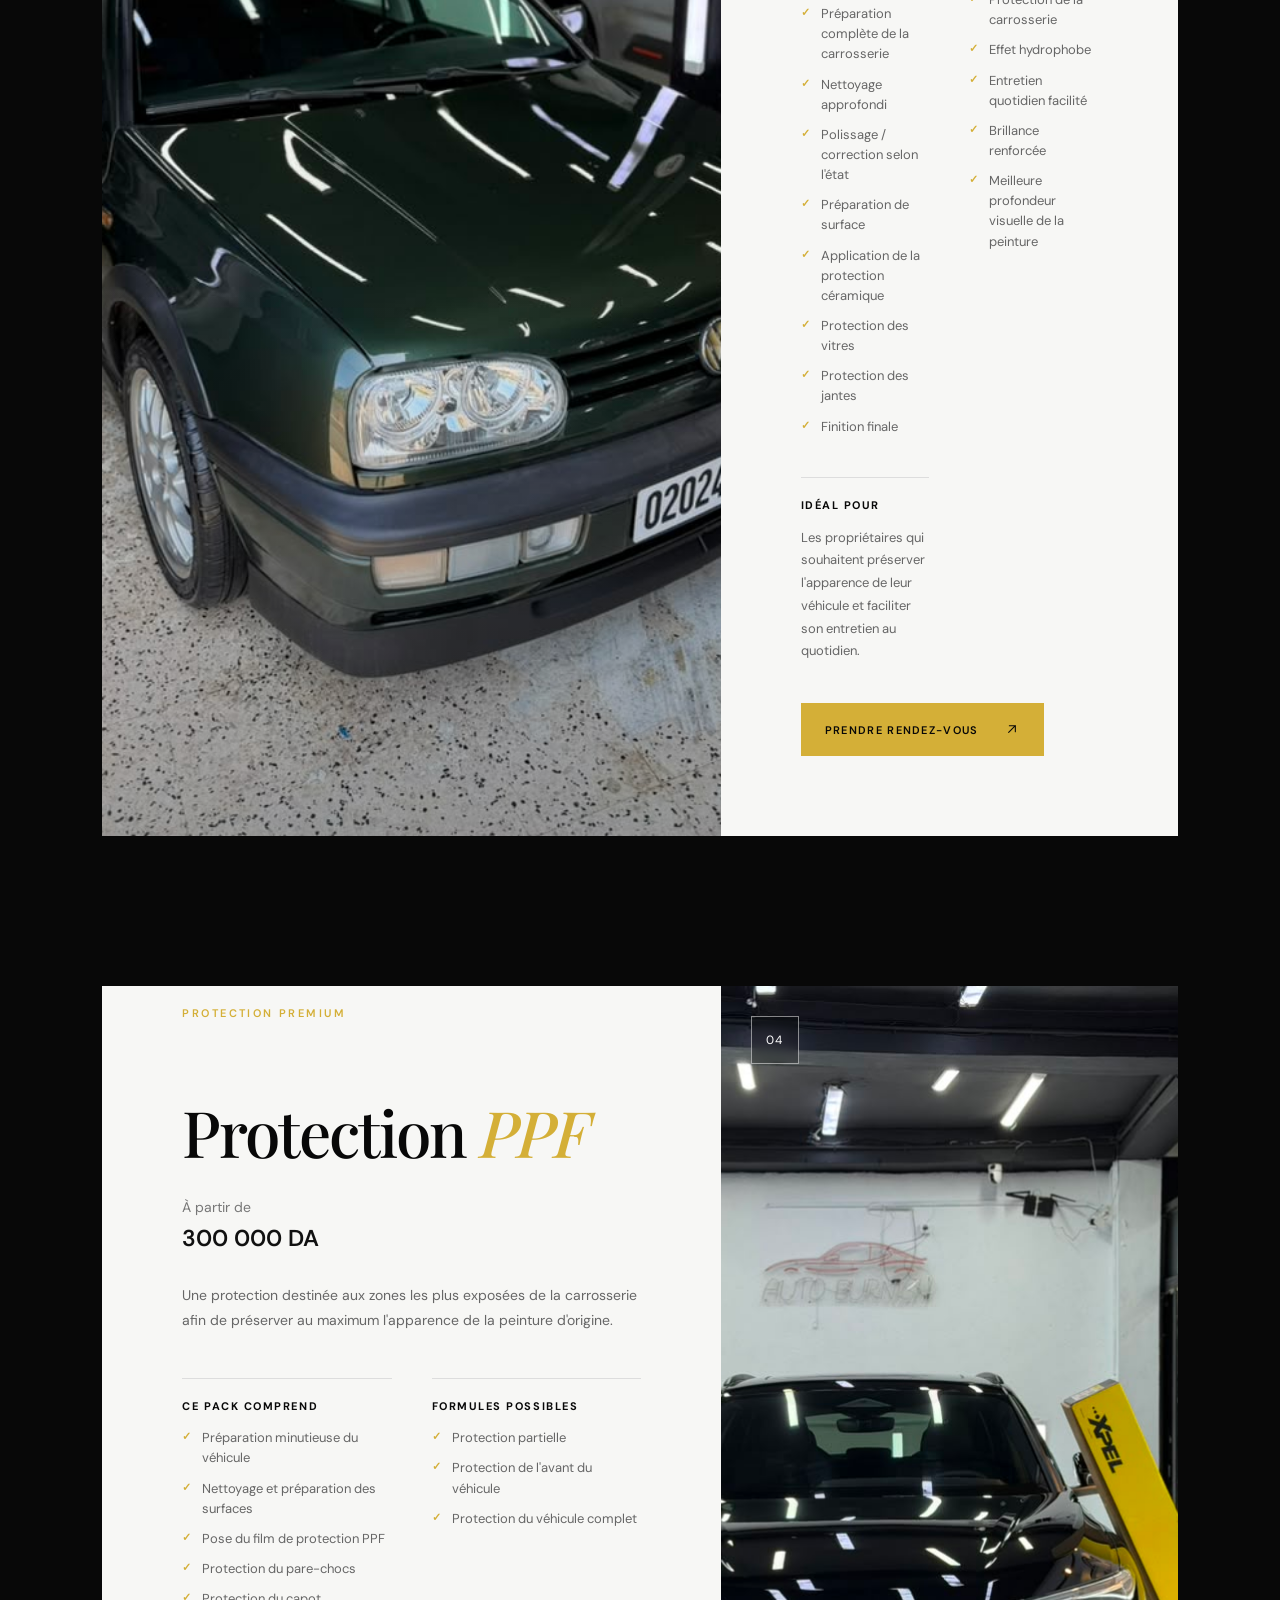
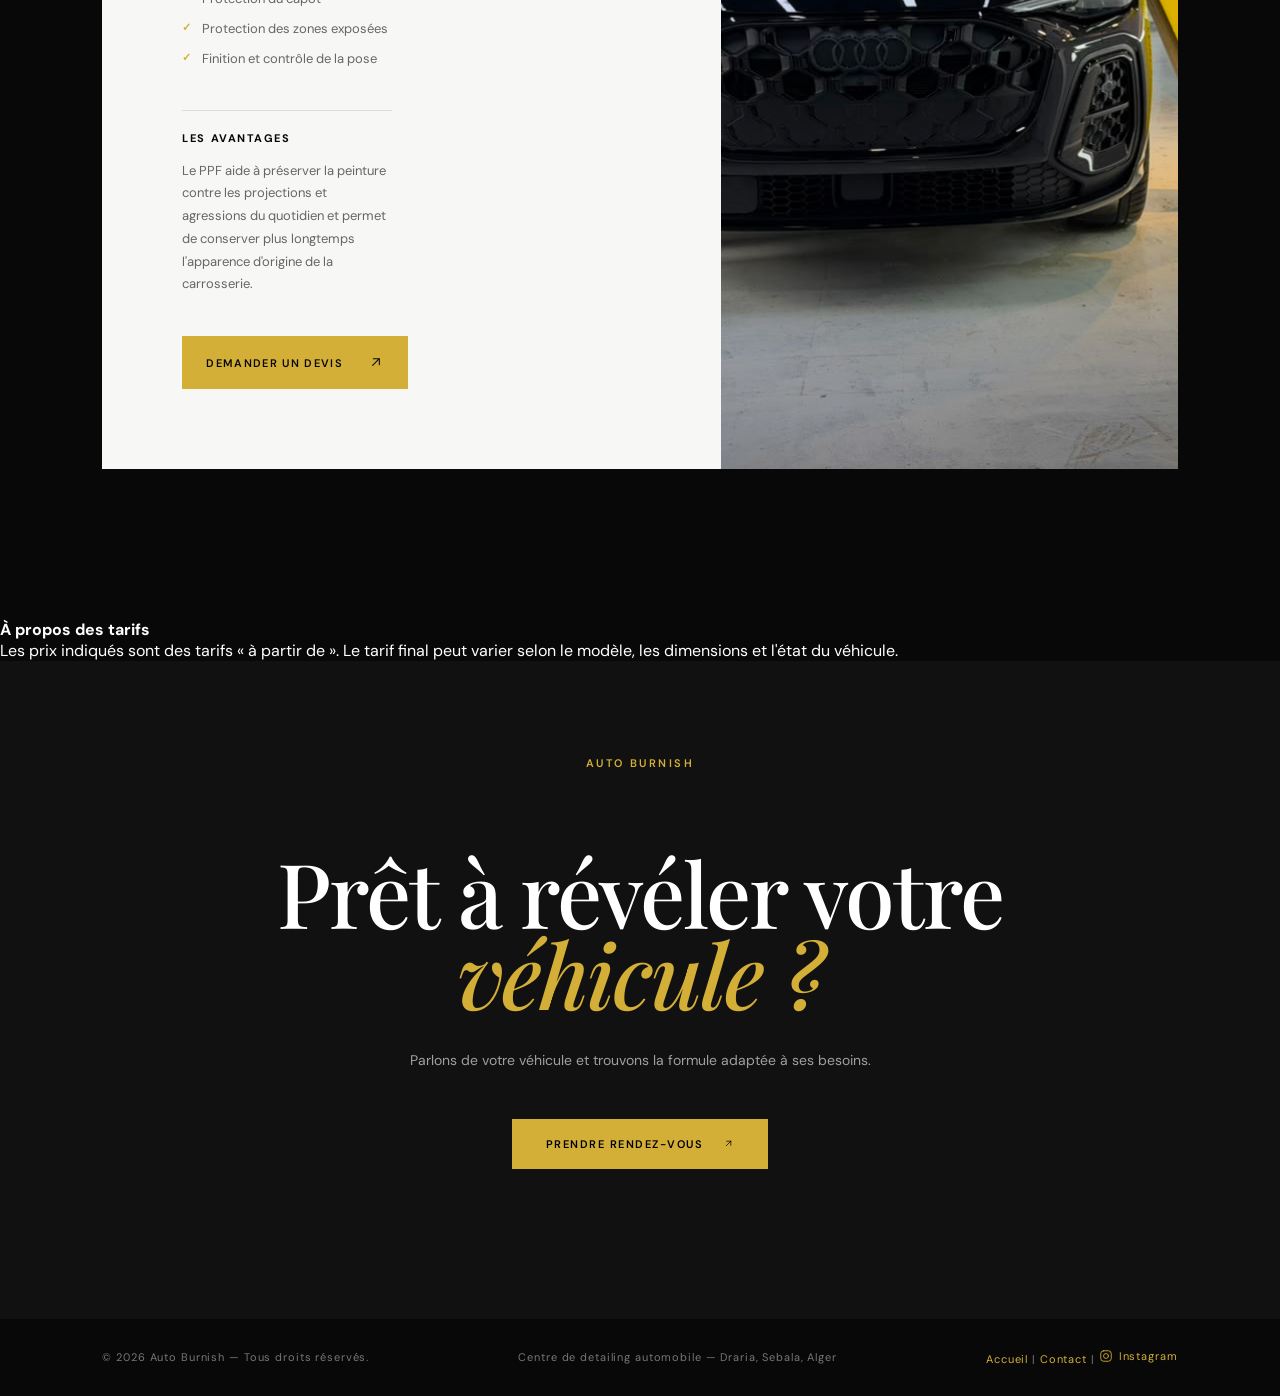
<file: pages/packages.html>
<!DOCTYPE html>
<html lang="fr">

<head>

    <meta charset="UTF-8">

    <!-- Set language/direction before first paint, so saved
         EN/AR visitors never see a French-then-flip flash -->
    <script>
    (function () {
        try {
            var lang = localStorage.getItem("autoBurnishLanguage") || "fr";
            if (["fr", "en", "ar"].indexOf(lang) === -1) {
                lang = "fr";
            }
            document.documentElement.lang = lang;
            document.documentElement.dir = lang === "ar" ? "rtl" : "ltr";
            if (lang === "ar") {
                document.documentElement.classList.add("rtl");
            }
        } catch (e) {}
    })();
    </script>


    <meta name="viewport" content="width=device-width, initial-scale=1.0">

    <title>Nos Packages | Auto Burnish</title>

    <meta
        name="description"
        content="Découvrez les packages de detailing et de protection automobile Auto Burnish à Draria, Sebala."
    >

    <!-- Google Fonts -->
    <link rel="preconnect" href="https://fonts.googleapis.com">
    <link rel="preconnect" href="https://fonts.gstatic.com" crossorigin>

    <link
        href="https://fonts.googleapis.com/css2?family=DM+Sans:wght@400;500;600;700&family=Playfair+Display:wght@500;600;700&display=swap"
        rel="stylesheet"
    >

    <!-- CSS -->
    <link rel="stylesheet" href="../css/style.css">

</head>

<body>

    <!-- ========================================
         HEADER
    ======================================== -->

  <!-- =========================
         NAVBAR
    ========================== -->

    <header class="navbar">

        <div class="navbar-container">

            <!-- Logo -->
            <a href="#" class="logo">
                AUTO<span>BURNISH</span>
            </a>

            <!-- Desktop Navigation -->
           <nav class="nav-links">

    <a href="../index.html" class="active" data-i18n="nav.home">
        Accueil
    </a>

    <!-- PACKAGES -->
    <div class="nav-dropdown">

        <button
            type="button"
            class="nav-dropdown-toggle"
        >
            <span data-i18n="nav.packages_toggle">Packages</span>
            <span>⌄</span>
        </button>

        <div class="nav-dropdown-menu">

            <a href="../pages/packages.html" data-i18n="nav.packs">
                Packs
            </a>

            <a href="../pages/services.html" data-i18n="nav.services">
                Services
            </a>

        </div>

    </div>


    <!-- OUR WORK -->
    <div class="nav-dropdown">

        <button
            type="button"
            class="nav-dropdown-toggle"
        >
            <span data-i18n="nav.work_toggle">Notre travail</span>
            <span>⌄</span>
        </button>

        <div class="nav-dropdown-menu">

            <a href="../index.html#before-after" data-i18n="nav.before_after">
                Avant / Après
            </a>

            <a href="../index.html#gallery" data-i18n="nav.gallery">
                Réalisations
            </a>

        </div>

    </div>


    <a href="../index.html#about" data-i18n="nav.about">
        À propos
    </a>


    <a href="../index.html#contact" data-i18n="nav.contact">
        Contact
    </a>

</nav>

             <!-- Right Side -->
            <div class="nav-actions">

                <!-- Language -->
                <button class="language-btn" aria-label="Choisir la langue" data-i18n-aria-label="nav.lang_aria">
                    FR
                    <span>⌄</span>
                </button>

                <!-- CTA -->
                <a href="../pages/booking.html" class="nav-cta" data-i18n="nav.reserve">
                    Réserver
                </a>

                <!-- Mobile Menu -->
                <button class="menu-btn" aria-label="Ouvrir le menu" data-i18n-aria-label="nav.menu_aria">
                    <span></span>
                    <span></span>
                </button>

            </div>

        </div>

    </header>


    <!-- ========================================
         PAGE HERO
    ======================================== -->

    <main>

        <section class="inner-page-hero">

            <div class="inner-page-hero-content">
                
                <span class="eyebrow" data-i18n="packages_page.hero_eyebrow">
                   
                    AUTO BURNISH . PACKAGES
                </span>

                <h1 data-i18n-html="packages_page.hero_title">Nos<br><em>Packages.</em></h1>

                <p data-i18n="packages_page.hero_desc">
                    Des solutions de detailing et de protection
                    pensées pour révéler et préserver votre véhicule.
                </p>

            </div>

            <!-- Hero Side Information -->
            <div class="hero-side-info">
        
                <span data-i18n="hero.side_1">DETAILING</span>
                <span data-i18n="hero.side_2">AUTOMOBILE</span>
        
            </div>

        </section>


       <!-- =====================================================
     INTRO
===================================================== -->

<section class="packages-page-intro">

    <div class="section-label reveal">
        <span></span>
        <span data-i18n="packages_page.intro_label">NOS FORMULES</span>
    </div>

    <div class="packages-intro-grid reveal">

        <h2 data-i18n-html="packages_page.intro_heading">Choisissez le niveau de soin adapté à votre <em>véhicule.</em></h2>

        <div class="packages-intro-text">

            <p data-i18n="packages_page.intro_text1">
                Chaque véhicule possède ses propres besoins.
                C'est pourquoi nos packages couvrent différentes
                étapes de l'entretien esthétique automobile,
                de la remise en beauté à la protection avancée.
            </p>

            <p data-i18n="packages_page.intro_text2">
                Le tarif final peut varier selon l'état,
                le modèle et les dimensions du véhicule.
            </p>

        </div>

    </div>

</section>


<!-- =====================================================
     PACKAGE 01 — BRILLANCE
===================================================== -->

<section id="brillance" class="package-detail package-detail-light reveal">

    <div class="package-detail-image">

        <img
            src="../assets/images/packages/brillance,.jpg"
            alt="Pack Brillance Auto Burnish"
        >

        <span class="package-number">
            01
        </span>

    </div>


    <div class="package-detail-content">

        <p class="package-category">
            REMISE EN BEAUTÉ
        </p>

        <h2>
            Pack <em>Brillance</em>
        </h2>

        <div class="package-price">
            À partir de <strong>15 000 DA</strong>
        </div>

        <p class="package-description">
            Une formule complète pour retrouver une apparence
            propre, fraîche et brillante, aussi bien à l'extérieur
            qu'à l'intérieur du véhicule.
        </p>


        <div class="package-info-grid">

            <div class="package-info-block">

                <h3>
                    Ce pack comprend
                </h3>

                <ul>
                    <li>Nettoyage extérieur complet</li>
                    <li>Nettoyage des jantes et détails extérieurs</li>
                    <li>Nettoyage intérieur approfondi</li>
                    <li>Dépoussiérage des surfaces et finitions</li>
                    <li>Polissage pour raviver la brillance</li>
                    <li>Finition esthétique générale</li>
                </ul>

            </div>


            <div class="package-info-block">

                <h3>
                    Idéal pour
                </h3>

                <p>
                    Les véhicules qui ont besoin d'un nettoyage
                    complet et d'une remise en beauté avant une
                    occasion particulière ou simplement pour
                    retrouver leur éclat.
                </p>

            </div>


            <div class="package-info-block">

                <h3>
                    Résultat
                </h3>

                <p>
                    Une carrosserie plus lumineuse et un intérieur
                    propre, soigné et rafraîchi.
                </p>

            </div>

        </div>


        <a href="../pages/booking.html" class="package-action">
            <span data-i18n="packages_page.p1.cta">Prendre rendez-vous</span>
            <span><svg class="icon-arrow" viewBox="0 0 24 24" aria-hidden="true" focusable="false"><path d="M7 17 17 7M17 7H8M17 7V16"/></svg></span>
        </a>

    </div>

</section>


<!-- =====================================================
     PACKAGE 02 — CORRECTION
===================================================== -->

<section id="correction" class="package-detail package-detail-dark reveal">

    <div class="package-detail-content">

        <p class="package-category" data-i18n="packages_page.p2.category">
            CORRECTION & FINITION
        </p>

        <h2 data-i18n-html="packages_page.p2.title">Correction des <em>rayures</em></h2>

        <div class="package-price"><span data-i18n="common.from">À partir de</span> <strong>35 000 DA</strong></div>

        <p class="package-description" data-i18n="packages_page.p2.desc">
            Une intervention destinée aux véhicules présentant
            des micro-rayures, des défauts de finition ou une
            peinture ayant perdu une partie de son éclat.
        </p>


        <div class="package-info-grid">

            <div class="package-info-block">

                <h3 data-i18n="packages_page.p2.block1_title">
                    Ce pack comprend
                </h3>

                <ul>
                    <li data-i18n="packages_page.p2.block1_li1">Inspection de l'état de la carrosserie</li>
                    <li data-i18n="packages_page.p2.block1_li2">Préparation et nettoyage du véhicule</li>
                    <li data-i18n="packages_page.p2.block1_li3">Travail de correction de la peinture</li>
                    <li data-i18n="packages_page.p2.block1_li4">Polissage professionnel</li>
                    <li data-i18n="packages_page.p2.block1_li5">Réduction des micro-rayures</li>
                    <li data-i18n="packages_page.p2.block1_li6">Atténuation des défauts visibles</li>
                    <li data-i18n="packages_page.p2.block1_li7">Finition et lustre</li>
                </ul>

            </div>


            <div class="package-info-block">

                <h3 data-i18n="packages_page.p2.block2_title">
                    Idéal pour
                </h3>

                <p data-i18n="packages_page.p2.block2_text">
                    Les véhicules présentant des micro-rayures,
                    des traces, des défauts de finition ou une
                    peinture devenue moins uniforme.
                </p>

            </div>


            <div class="package-info-block">

                <h3 data-i18n="packages_page.p2.block3_title">
                    Résultat
                </h3>

                <p data-i18n="packages_page.p2.block3_text">
                    Une peinture plus uniforme, plus profonde
                    et visiblement plus brillante.
                </p>

            </div>

        </div>


        <a href="../pages/booking.html" class="package-action">
            <span data-i18n="packages_page.p2.cta">Prendre rendez-vous</span>
            <span><svg class="icon-arrow" viewBox="0 0 24 24" aria-hidden="true" focusable="false"><path d="M7 17 17 7M17 7H8M17 7V16"/></svg></span>
        </a>

    </div>


    <div class="package-detail-image">

        <img
            src="../assets/images/packages/correction.jpg"
            alt="Correction des rayures Auto Burnish"
            data-i18n-alt="packages_page.p2.category"
        >

        <span class="package-number">
            02
        </span>

    </div>

</section>


<!-- =====================================================
     PACKAGE 03 — CERAMIQUE
===================================================== -->

<section id="ceramic" class="package-detail package-detail-light reveal">

    <div class="package-detail-image">

        <img
            src="../assets/images/packages/ceramic.jpg"
            alt="Protection Céramique Auto Burnish"
            data-i18n-alt="packages_page.p3.title"
        >

        <span class="package-number">
            03
        </span>

    </div>


    <div class="package-detail-content">

        <p class="package-category" data-i18n="packages_page.p3.category">
            PROTECTION
        </p>

        <h2 data-i18n-html="packages_page.p3.title">Protection <em>Céramique</em></h2>

        <div class="package-price">
            À partir de <strong>70 000 DA</strong>
        </div>

        <p class="package-description" data-i18n="packages_page.p3.desc">
            Une solution de protection avancée destinée à préserver
            l'apparence de la carrosserie tout en renforçant sa
            brillance et en facilitant son entretien.
        </p>


        <div class="package-info-grid">

            <div class="package-info-block">

                <h3 data-i18n="packages_page.p3.block1_title">
                    Ce pack comprend
                </h3>

                <ul>
                    <li data-i18n="packages_page.p3.block1_li1">Préparation complète de la carrosserie</li>
                    <li data-i18n="packages_page.p3.block1_li2">Nettoyage approfondi</li>
                    <li data-i18n="packages_page.p3.block1_li3">Polissage / correction selon l'état</li>
                    <li data-i18n="packages_page.p3.block1_li4">Préparation de surface</li>
                    <li data-i18n="packages_page.p3.block1_li5">Application de la protection céramique</li>
                    <li data-i18n="packages_page.p3.block1_li6">Protection des vitres</li>
                    <li data-i18n="packages_page.p3.block1_li7">Protection des jantes</li>
                    <li data-i18n="packages_page.p3.block1_li8">Finition finale</li>
                </ul>

            </div>


            <div class="package-info-block">

                <h3 data-i18n="packages_page.p3.block2_title">
                    Les avantages
                </h3>

                <ul>
                    <li data-i18n="packages_page.p3.block2_li1">Protection de la carrosserie</li>
                    <li data-i18n="packages_page.p3.block2_li2">Effet hydrophobe</li>
                    <li data-i18n="packages_page.p3.block2_li3">Entretien quotidien facilité</li>
                    <li data-i18n="packages_page.p3.block2_li4">Brillance renforcée</li>
                    <li data-i18n="packages_page.p3.block2_li5">Meilleure profondeur visuelle de la peinture</li>
                </ul>

            </div>


            <div class="package-info-block">

                <h3 data-i18n="packages_page.p3.block3_title">
                    Idéal pour
                </h3>

                <p data-i18n="packages_page.p3.block3_text">
                    Les propriétaires qui souhaitent préserver
                    l'apparence de leur véhicule et faciliter son
                    entretien au quotidien.
                </p>

            </div>

        </div>


        <a href="../pages/booking.html" class="package-action">
            <span data-i18n="packages_page.p3.cta">Prendre rendez-vous</span>
            <span><svg class="icon-arrow" viewBox="0 0 24 24" aria-hidden="true" focusable="false"><path d="M7 17 17 7M17 7H8M17 7V16"/></svg></span>
        </a>

    </div>

</section>


<!-- =====================================================
     PACKAGE 04 — PPF
===================================================== -->

<section id="ppf" class="package-detail package-detail-dark reveal">

    <div class="package-detail-content">

        <p class="package-category" data-i18n="packages_page.p4.category">
            PROTECTION PREMIUM
        </p>

        <h2 data-i18n-html="packages_page.p4.title">Protection <em>PPF</em></h2>

        <div class="package-price"><span data-i18n="common.from">À partir de</span> <strong>300 000 DA</strong></div>

        <p class="package-description" data-i18n="packages_page.p4.desc">
            Une protection destinée aux zones les plus exposées
            de la carrosserie afin de préserver au maximum
            l'apparence de la peinture d'origine.
        </p>


        <div class="package-info-grid">

            <div class="package-info-block">

                <h3 data-i18n="packages_page.p4.block1_title">
                    Ce pack comprend
                </h3>

                <ul>
                    <li data-i18n="packages_page.p4.block1_li1">Préparation minutieuse du véhicule</li>
                    <li data-i18n="packages_page.p4.block1_li2">Nettoyage et préparation des surfaces</li>
                    <li data-i18n="packages_page.p4.block1_li3">Pose du film de protection PPF</li>
                    <li data-i18n="packages_page.p4.block1_li4">Protection du pare-chocs</li>
                    <li data-i18n="packages_page.p4.block1_li5">Protection du capot</li>
                    <li data-i18n="packages_page.p4.block1_li6">Protection des zones exposées</li>
                    <li data-i18n="packages_page.p4.block1_li7">Finition et contrôle de la pose</li>
                </ul>

            </div>


            <div class="package-info-block">

                <h3 data-i18n="packages_page.p4.block2_title">
                    Formules possibles
                </h3>

                <ul>
                    <li data-i18n="packages_page.p4.block2_li1">Protection partielle</li>
                    <li data-i18n="packages_page.p4.block2_li2">Protection de l'avant du véhicule</li>
                    <li data-i18n="packages_page.p4.block2_li3">Protection du véhicule complet</li>
                </ul>

            </div>


            <div class="package-info-block">

                <h3 data-i18n="packages_page.p4.block3_title">
                    Les avantages
                </h3>

                <p data-i18n="packages_page.p4.block3_text">
                    Le PPF aide à préserver la peinture contre les
                    projections et agressions du quotidien et permet
                    de conserver plus longtemps l'apparence d'origine
                    de la carrosserie.
                </p>

            </div>

        </div>


        <a href="../pages/booking.html" class="package-action">
            <span data-i18n="packages_page.p4.cta">Demander un devis</span>
            <span><svg class="icon-arrow" viewBox="0 0 24 24" aria-hidden="true" focusable="false"><path d="M7 17 17 7M17 7H8M17 7V16"/></svg></span>
        </a>

    </div>


    <div class="package-detail-image">

        <img
            src="../assets/images/packages/ppf.jpg"
            alt="Protection PPF Auto Burnish"
            data-i18n-alt="packages_page.p4.title"
        >

        <span class="package-number">
            04
        </span>

    </div>

</section>


<!-- =====================================================
     NOTE TARIFS
===================================================== -->

<section class="packages-price-note reveal">

    <p>
        <strong data-i18n="packages_page.price_note_title">À propos des tarifs</strong>
    </p>

    <p data-i18n="packages_page.price_note_text">
        Les prix indiqués sont des tarifs « à partir de ».
        Le tarif final peut varier selon le modèle,
        les dimensions et l'état du véhicule.
    </p>

</section>


<!-- =====================================================
     FINAL CTA
===================================================== -->

<section class="page-final-cta reveal">

    <span class="eyebrow" data-i18n="packages_page.final_eyebrow">
        Auto Burnish
    </span>

    <h2 data-i18n-html="packages_page.final_heading">Prêt à révéler votre<em> véhicule ?</em></h2>

    <p data-i18n="packages_page.final_text">
        Parlons de votre véhicule et trouvons
        la formule adaptée à ses besoins.
    </p>

    <a href="../pages/booking.html" class="package-action">
        <span data-i18n="packages_page.final_cta">Prendre rendez-vous</span>
        <span><svg class="icon-arrow" viewBox="0 0 24 24" aria-hidden="true" focusable="false"><path d="M7 17 17 7M17 7H8M17 7V16"/></svg></span>
    </a>

</section>

</main>


<!-- =====================================================
     FOOTER
===================================================== -->

<footer class="site-footer">

    <div class="footer-brand">
       <span data-i18n="footer.copyright">© 2026 Auto Burnish — Tous droits réservés.</span>
    </div>

    <p data-i18n="footer.tagline">
        Centre de detailing automobile —
        Draria, Sebala, Alger
    </p>

    <div class="footer-links">

        <a href="../index.html" data-i18n="nav.home">
            Accueil
        </a>
        |
        <a href="../index.html#contact" data-i18n="nav.contact">
            Contact
        </a>
        |
        <a href="https://www.instagram.com/auto_burnish/"
           target="_blank"
           rel="noopener noreferrer"
           class="social-link footer-social-link"
           aria-label="Instagram">
            <svg class="social-icon" viewBox="0 0 24 24" aria-hidden="true" focusable="false"><rect x="3" y="3" width="18" height="18" rx="5"/><circle cx="12" cy="12" r="4.2"/><circle cx="17.2" cy="6.8" r="0.6" fill="currentColor" stroke="none"/></svg>
            Instagram
        </a>

    </div>

</footer>


<script src="../js/translations.js"></script>
<script src="../js/main.js"></script>

</body>
</html>
</file>
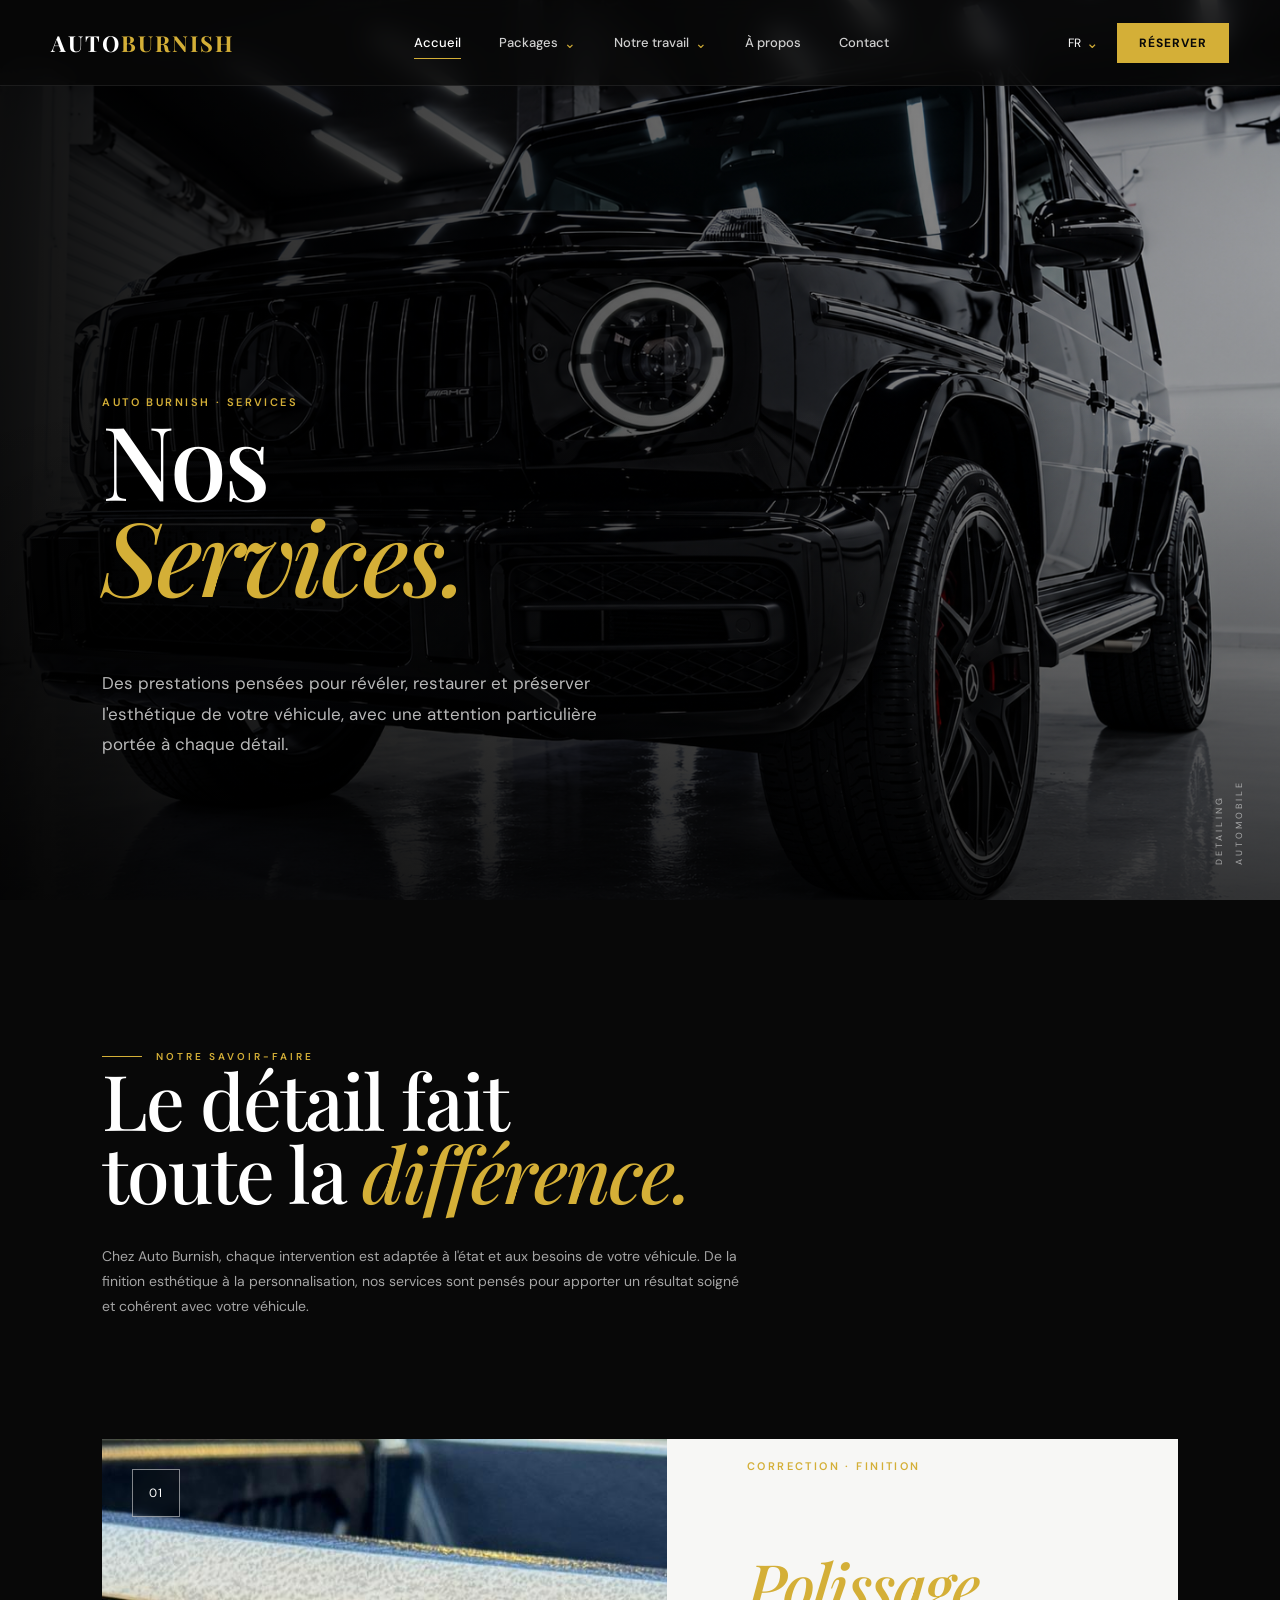
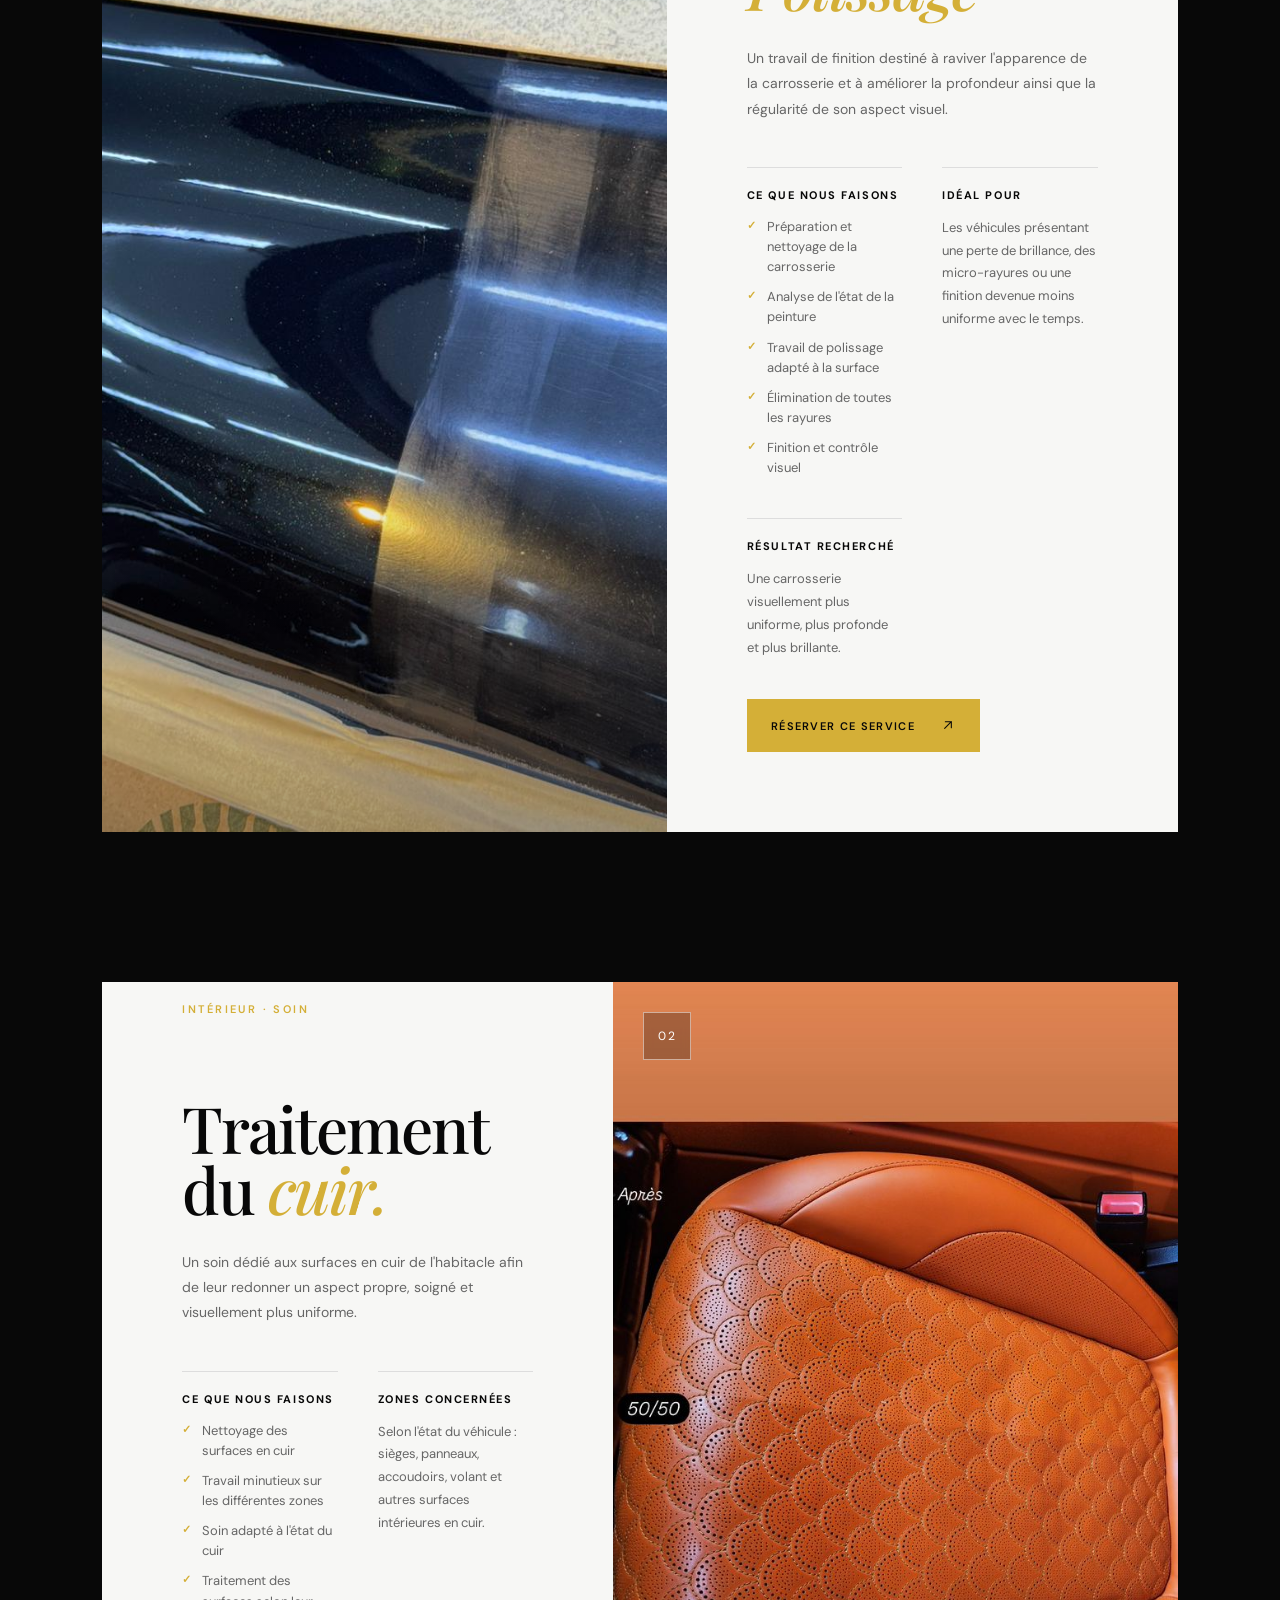
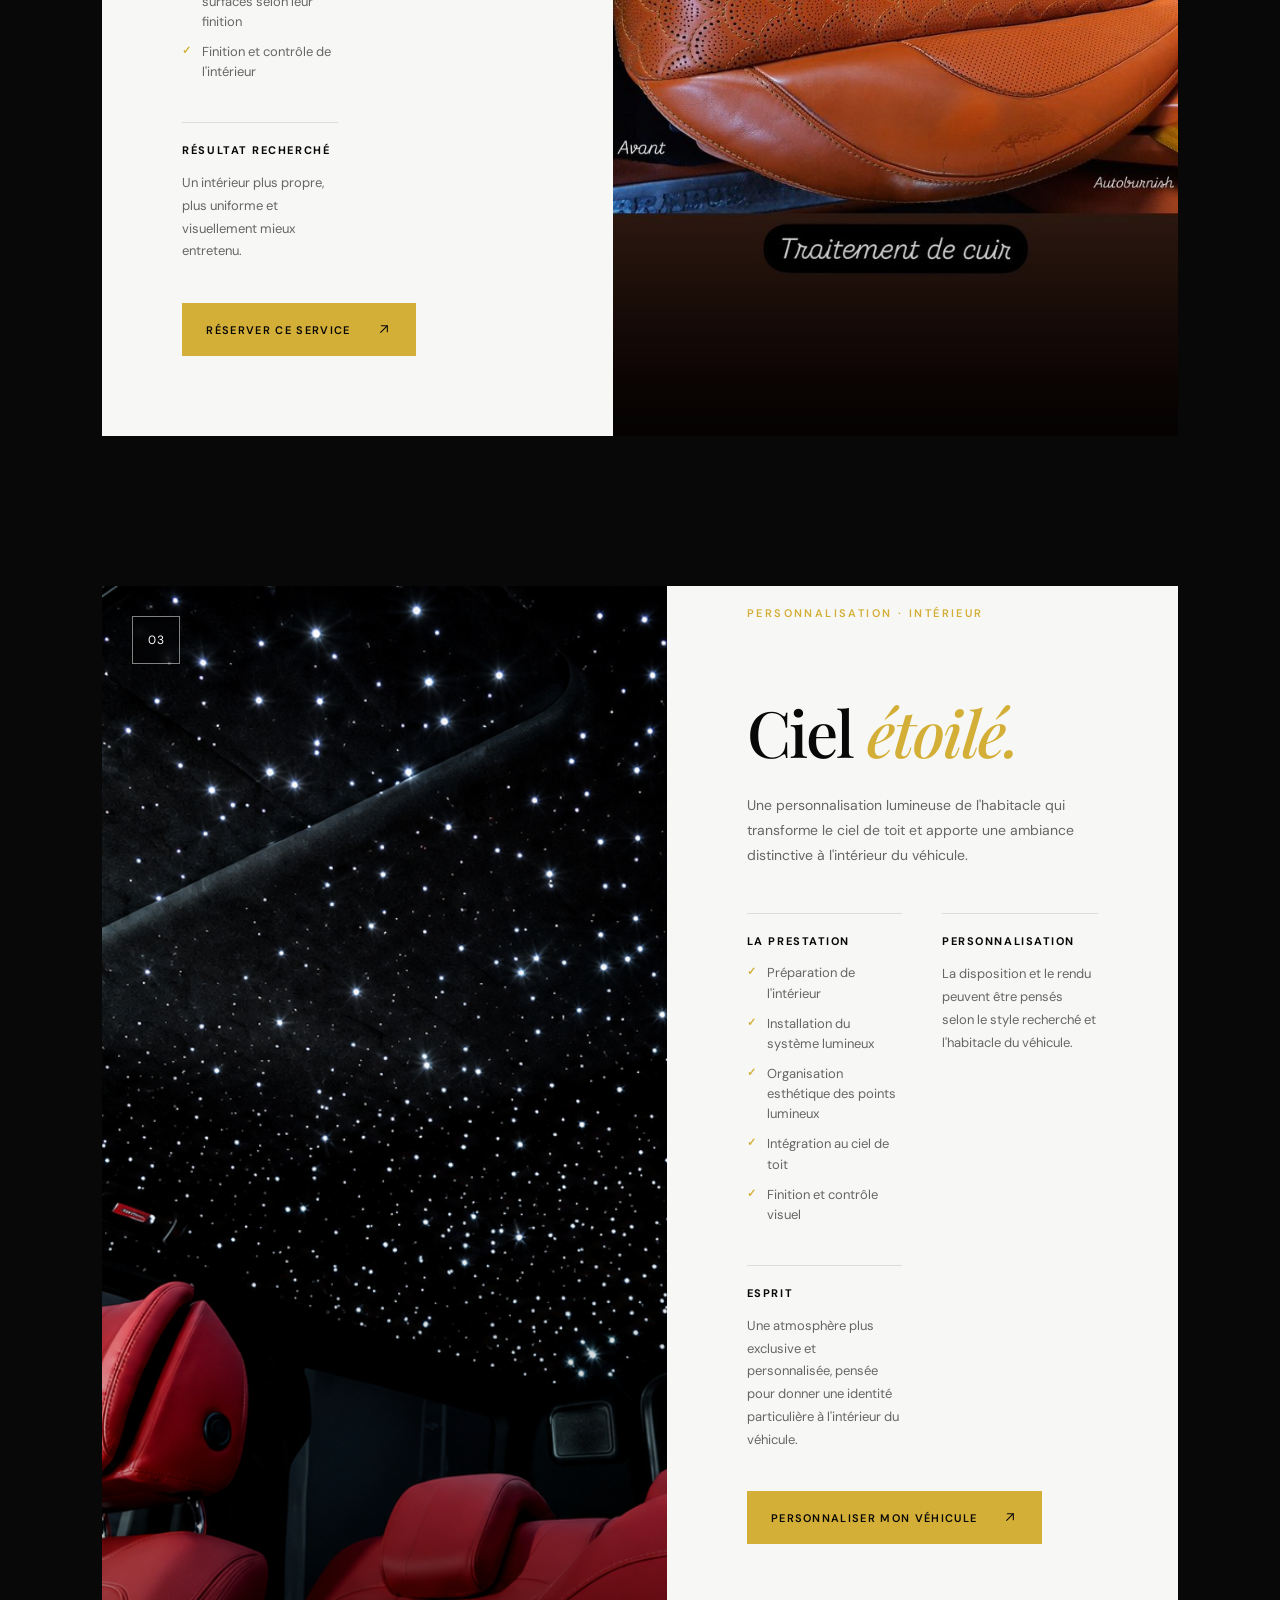
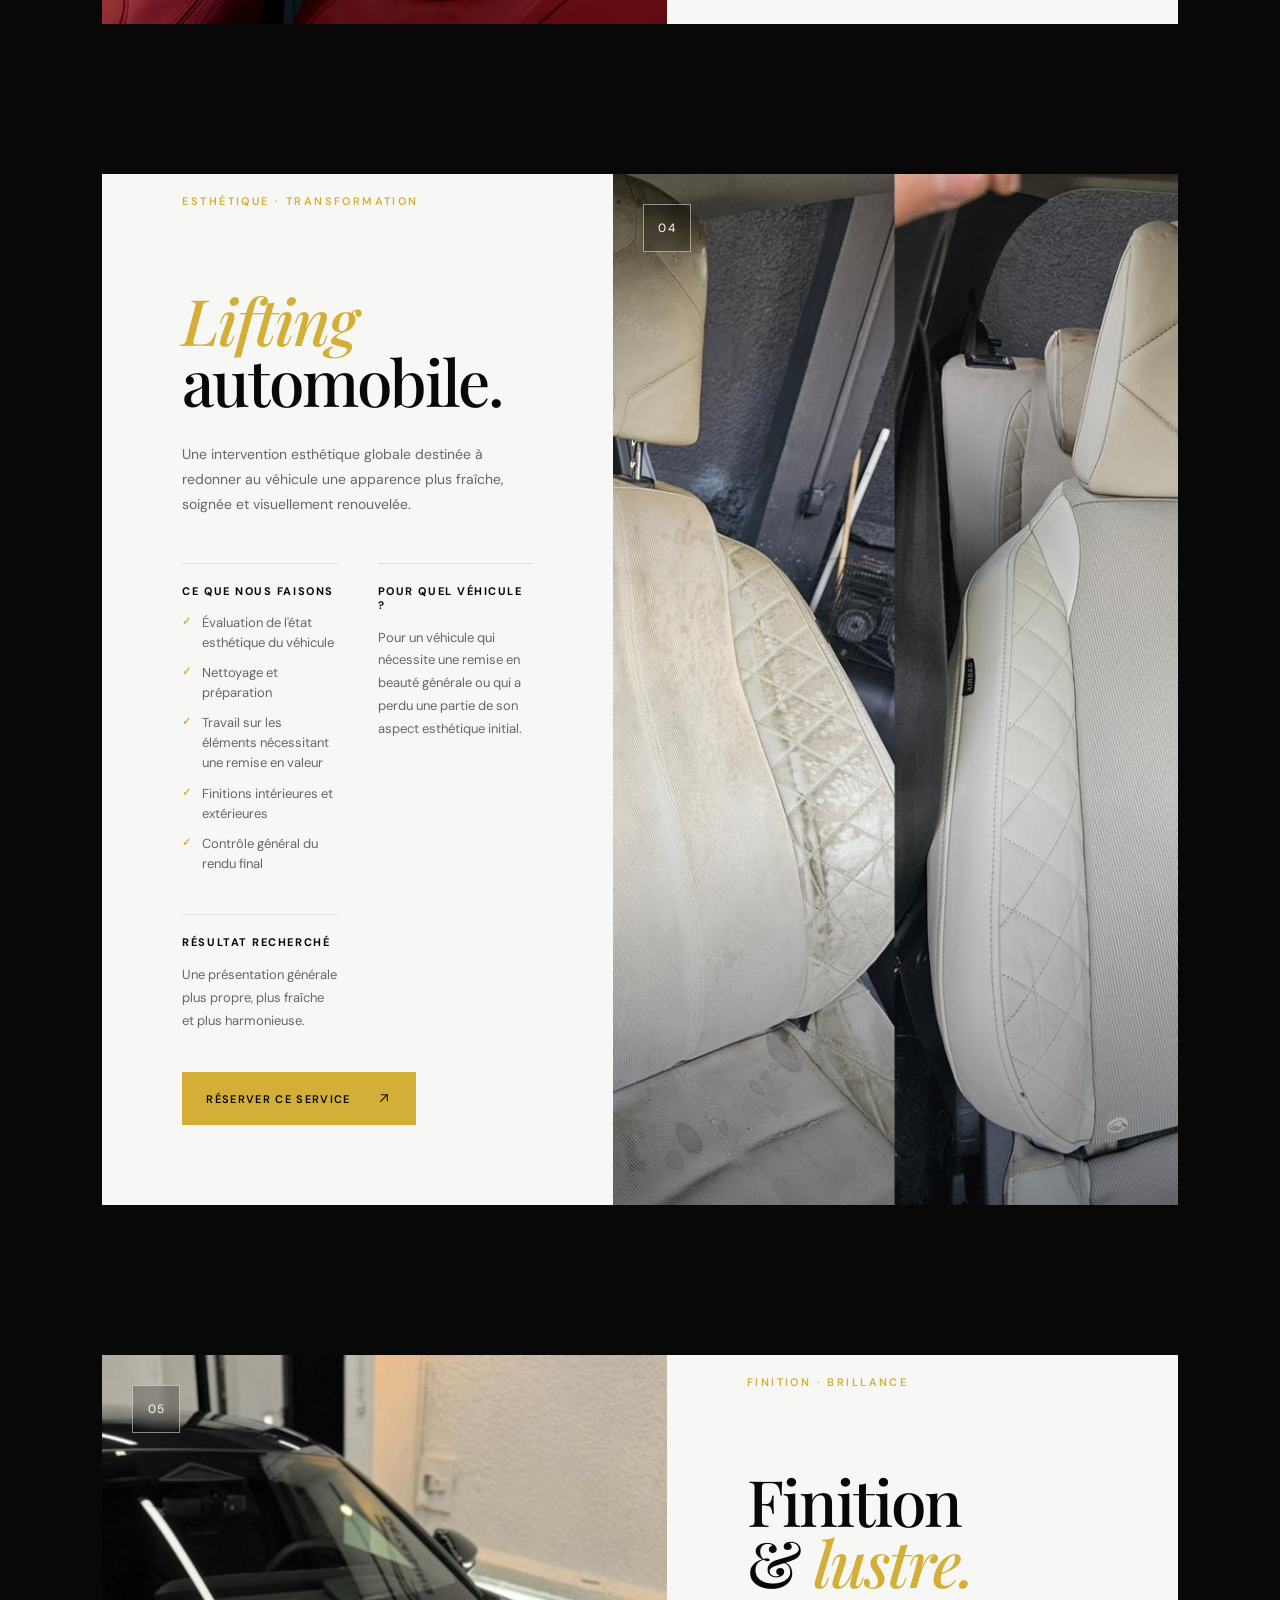
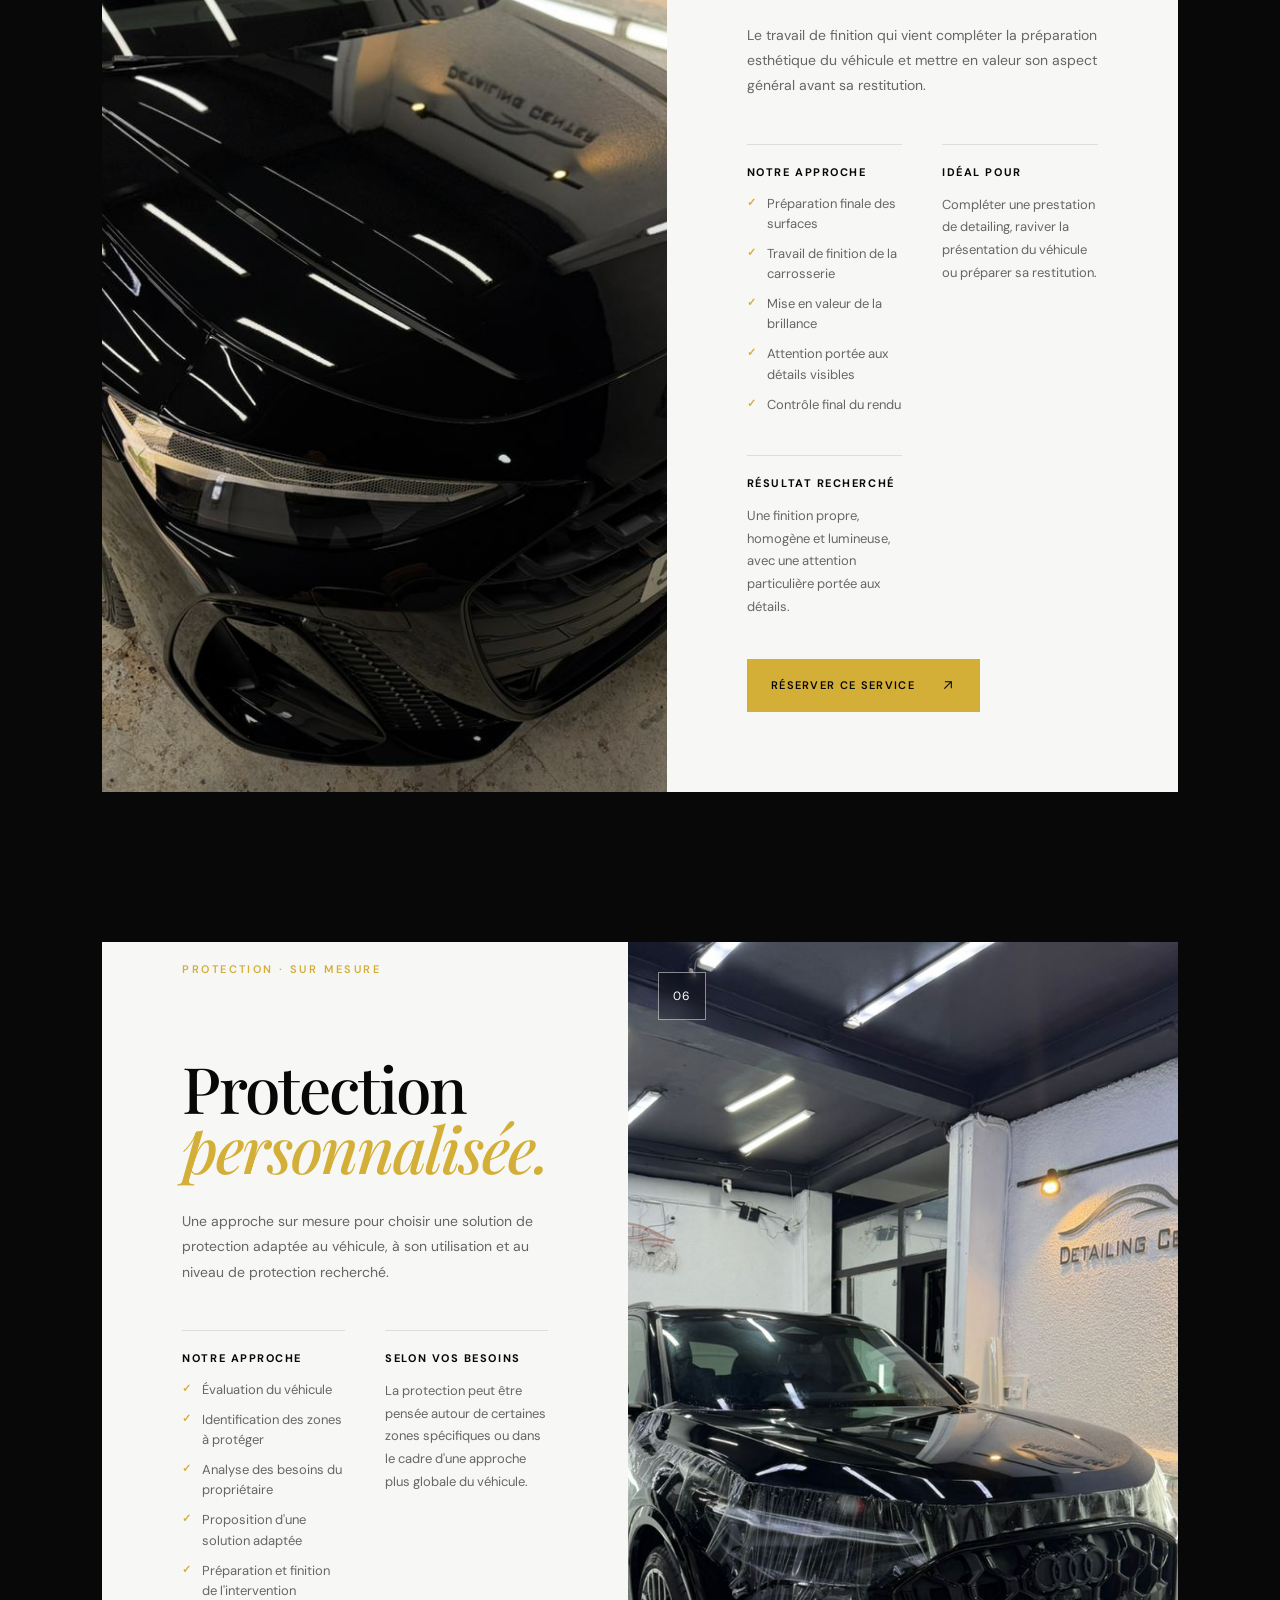
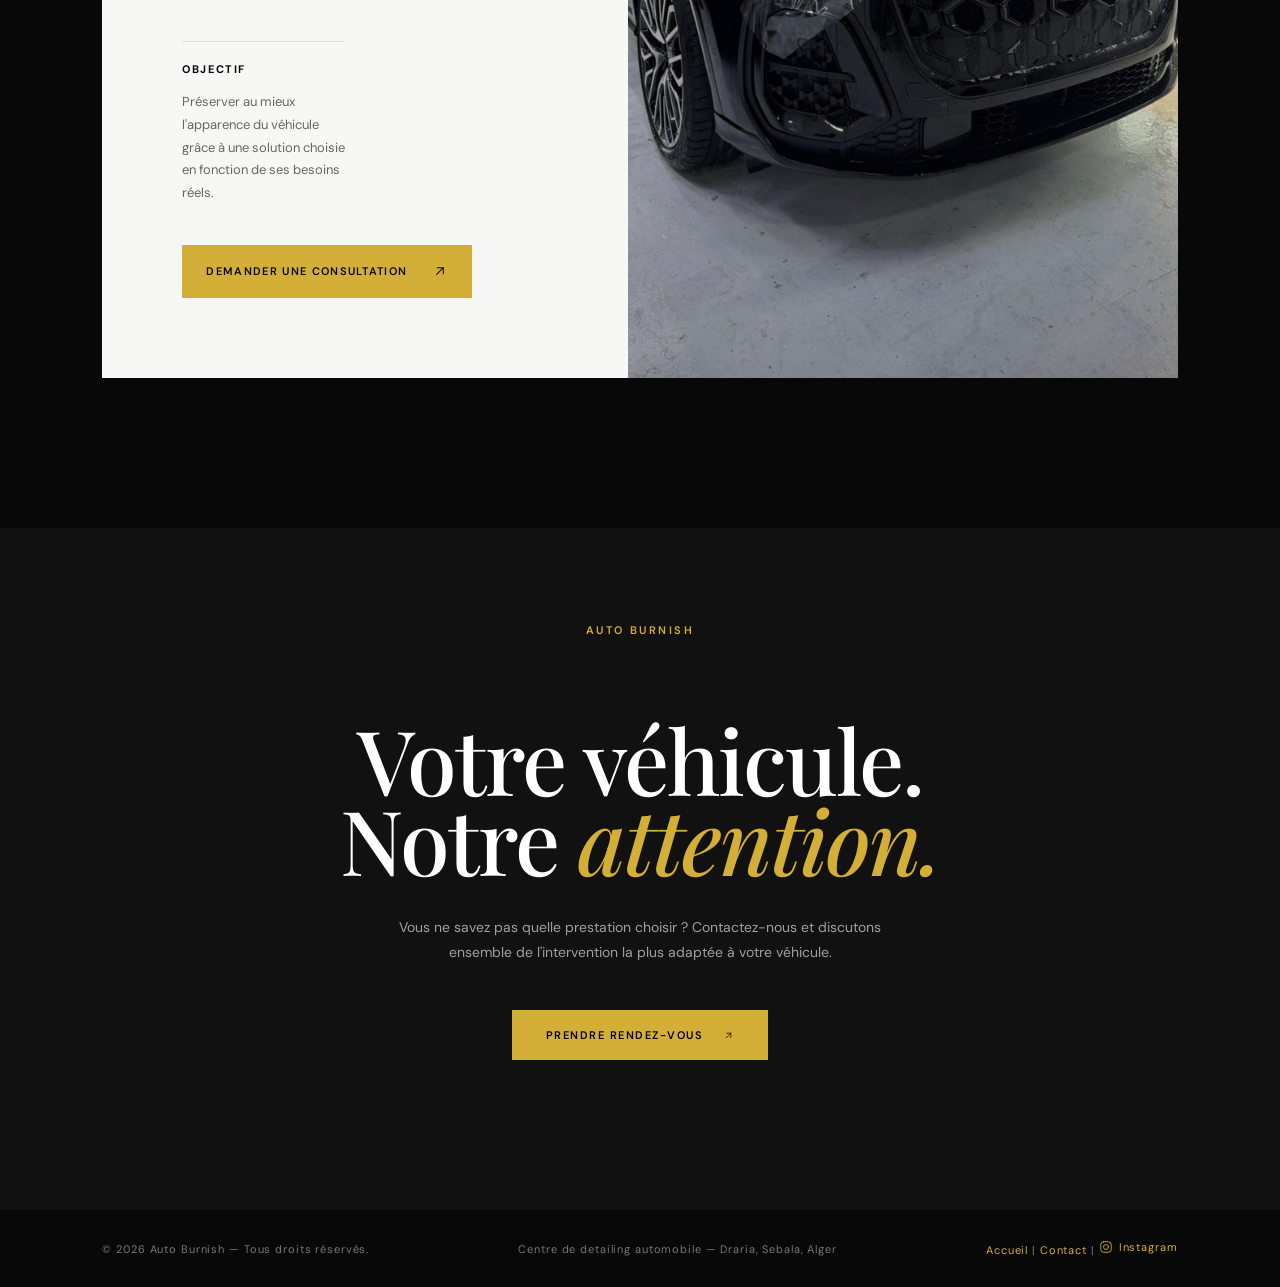
<file: pages/services.html>
<!DOCTYPE html>
<html lang="fr">
<head>
    <meta charset="UTF-8">

    <!-- Set language/direction before first paint, so saved
         EN/AR visitors never see a French-then-flip flash -->
    <script>
    (function () {
        try {
            var lang = localStorage.getItem("autoBurnishLanguage") || "fr";
            if (["fr", "en", "ar"].indexOf(lang) === -1) {
                lang = "fr";
            }
            document.documentElement.lang = lang;
            document.documentElement.dir = lang === "ar" ? "rtl" : "ltr";
            if (lang === "ar") {
                document.documentElement.classList.add("rtl");
            }
        } catch (e) {}
    })();
    </script>

    <meta name="viewport" content="width=device-width, initial-scale=1.0">

    <title>Nos Services — Auto Burnish</title>

    <meta
        name="description"
        content="Découvrez les services Auto Burnish : polissage, traitement de cuir, ciel étoilé, lifting, finition & lustre et protection personnalisée."
    >

    <!-- Google Fonts -->
    <link rel="preconnect" href="https://fonts.googleapis.com">
    <link rel="preconnect" href="https://fonts.gstatic.com" crossorigin>

    <link
        href="https://fonts.googleapis.com/css2?family=DM+Sans:wght@400;500;600;700&family=Playfair+Display:ital,wght@0,400;0,500;0,600;1,400;1,500&display=swap"
        rel="stylesheet"
    >

    <!-- Main CSS -->
    <link rel="stylesheet" href="../css/style.css">
</head>

<body class="services-page">

<!-- =====================================================
     HEADER
===================================================== -->

 <!-- =========================
         NAVBAR
    ========================== -->

    <header class="navbar">

        <div class="navbar-container">

            <!-- Logo -->
            <a href="#" class="logo">
                AUTO<span>BURNISH</span>
            </a>

            <!-- Desktop Navigation -->
           <nav class="nav-links">

    <a href="../index.html" class="active" data-i18n="nav.home">
        Accueil
    </a>

    <!-- PACKAGES -->
    <div class="nav-dropdown">

        <button
            type="button"
            class="nav-dropdown-toggle"
        >
            <span data-i18n="nav.packages_toggle">Packages</span>
            <span>⌄</span>
        </button>

        <div class="nav-dropdown-menu">

            <a href="../pages/packages.html" data-i18n="nav.packs">
                Packs
            </a>

            <a href="../pages/services.html" data-i18n="nav.services">
                Services
            </a>

        </div>

    </div>


    <!-- OUR WORK -->
    <div class="nav-dropdown">

        <button
            type="button"
            class="nav-dropdown-toggle"
        >
            <span data-i18n="nav.work_toggle">Notre travail</span>
            <span>⌄</span>
        </button>

        <div class="nav-dropdown-menu">

            <a href="../index.html#before-after" data-i18n="nav.before_after">
                Avant / Après
            </a>

            <a href="../index.html#gallery" data-i18n="nav.gallery">
                Réalisations
            </a>

        </div>

    </div>


    <a href="../index.html#about" data-i18n="nav.about">
        À propos
    </a>


    <a href="../index.html#contact" data-i18n="nav.contact">
        Contact
    </a>

</nav>

             <!-- Right Side -->
            <div class="nav-actions">

                <!-- Language -->
                <button class="language-btn" aria-label="Choisir la langue" data-i18n-aria-label="nav.lang_aria">
                    FR
                    <span>⌄</span>
                </button>

                <!-- CTA -->
                <a href="../pages/booking.html" class="nav-cta" data-i18n="nav.reserve">
                    Réserver
                </a>

                <!-- Mobile Menu -->
                <button class="menu-btn" aria-label="Ouvrir le menu" data-i18n-aria-label="nav.menu_aria">
                    <span></span>
                    <span></span>
                </button>

            </div>

        </div>

    </header>


<!-- =====================================================
     INNER PAGE HERO
===================================================== -->

<main>

<section class="inner-page-hero services-page-hero">

    <div class="inner-page-hero-content">

        <span class="eyebrow" data-i18n="services_page.hero_eyebrow">
            Auto Burnish · Services
        </span>

        <h1 data-i18n-html="services_page.hero_title">Nos<br><em>Services.</em></h1>

        <p data-i18n="services_page.hero_desc">
            Des prestations pensées pour révéler, restaurer
            et préserver l'esthétique de votre véhicule,
            avec une attention particulière portée à chaque détail.
        </p>

    </div>

    <!-- Hero Side Information -->
    <div class="hero-side-info">

        <span data-i18n="hero.side_1">DETAILING</span>
        <span data-i18n="hero.side_2">AUTOMOBILE</span>

    </div>

</section>


<!-- =====================================================
     SERVICES INTRO
===================================================== -->

<section class="packages-page-intro services-page-intro reveal">
    <div class="section-label">
        <span></span>
        <span data-i18n="services_page.intro_label">NOTRE SAVOIR-FAIRE</span>
    </div>
        
   

    <h2 data-i18n-html="services_page.intro_heading">Le détail fait<br>toute la <em>différence.</em></h2>

    <p data-i18n="services_page.intro_text">
        Chez Auto Burnish, chaque intervention est adaptée
        à l'état et aux besoins de votre véhicule.
        De la finition esthétique à la personnalisation,
        nos services sont pensés pour apporter un résultat
        soigné et cohérent avec votre véhicule.
    </p>

</section>


<!-- =====================================================
     SERVICE 01 — POLISSAGE
===================================================== -->

<section id="polissage" class="service-detail reveal">

    <div class="service-detail-image">

        <span class="service-number">
            01
        </span>

        <img
            src="../assets/images/services/polissage.jpg"
            alt="Polissage automobile chez Auto Burnish"
            data-i18n-alt="services_page.s1.category"
        >

    </div>


    <div class="service-detail-content">

        <span class="package-category">
            <span data-i18n-html="services_page.s1.category">Correction · Finition</span>
        </span>

        <h2 data-i18n-html="services_page.s1.title">
            <em>Polissage</em>
        </h2>

        <p class="service-description" data-i18n="services_page.s1.desc">
            Un travail de finition destiné à raviver l'apparence
            de la carrosserie et à améliorer la profondeur ainsi
            que la régularité de son aspect visuel.
        </p>


        <div class="service-info-grid"><div class="service-info-block">

                <h3 data-i18n="services_page.s1.block1_title">
                    Ce que nous faisons
                </h3>

                <ul>
                    <li data-i18n="services_page.s1.block1_li1">
                        Préparation et nettoyage de la carrosserie
                    </li>

                    <li data-i18n="services_page.s1.block1_li2">
                        Analyse de l'état de la peinture
                    </li>

                    <li data-i18n="services_page.s1.block1_li3">
                        Travail de polissage adapté à la surface
                    </li>

                    <li data-i18n="services_page.s1.block1_li4">
                        Élimination de toutes les rayures
                    </li>

                    <li data-i18n="services_page.s1.block1_li5">
                        Finition et contrôle visuel
                    </li>
                </ul>

            </div>


            <div class="service-info-block">

                <h3 data-i18n="services_page.s1.block2_title">
                    Idéal pour
                </h3>

                <p data-i18n="services_page.s1.block2_text">
                    Les véhicules présentant une perte de brillance,
                    des micro-rayures ou une finition devenue moins
                    uniforme avec le temps.
                </p>

            </div>


            <div class="service-info-block">

                <h3 data-i18n="services_page.s1.block3_title">
                    Résultat recherché
                </h3>

                <p data-i18n="services_page.s1.block3_text">
                    Une carrosserie visuellement plus uniforme,
                    plus profonde et plus brillante.
                </p>

            </div>

        </div>


        <a
            href="../pages/booking.html"
            class="package-action"
        >
            <span data-i18n="services_page.s1.cta">Réserver ce service</span>
            <span><svg class="icon-arrow" viewBox="0 0 24 24" aria-hidden="true" focusable="false"><path d="M7 17 17 7M17 7H8M17 7V16"/></svg></span>
        </a>

    </div>

</section>


<!-- =====================================================
     SERVICE 02 — TRAITEMENT DE CUIR
===================================================== -->

<section id="cuir" class="service-detail service-detail-reverse reveal">

    <div class="service-detail-image">

        <span class="service-number">
            02
        </span>

        <img
            src="../assets/images/services/cuir.jpg"
            alt="Traitement de cuir automobile"
            data-i18n-alt="services_page.s2.category"
        >

    </div>


    <div class="service-detail-content">

        <span class="package-category">
            <span data-i18n-html="services_page.s2.category">Intérieur · Soin</span>
        </span>

        <h2 data-i18n-html="services_page.s2.title">
            Traitement<br>
            du <em>cuir.</em>
        </h2>

        <p class="service-description" data-i18n="services_page.s2.desc">
            Un soin dédié aux surfaces en cuir de l'habitacle
            afin de leur redonner un aspect propre, soigné
            et visuellement plus uniforme.
        </p>


        <div class="service-info-grid"><div class="service-info-block">

                <h3 data-i18n="services_page.s2.block1_title">
                    Ce que nous faisons
                </h3>

                <ul>
                    <li data-i18n="services_page.s2.block1_li1">
                        Nettoyage des surfaces en cuir
                    </li>

                    <li data-i18n="services_page.s2.block1_li2">
                        Travail minutieux sur les différentes zones
                    </li>

                    <li data-i18n="services_page.s2.block1_li3">
                        Soin adapté à l'état du cuir
                    </li>

                    <li data-i18n="services_page.s2.block1_li4">
                        Traitement des surfaces selon leur finition
                    </li>

                    <li data-i18n="services_page.s2.block1_li5">
                        Finition et contrôle de l'intérieur
                    </li>
                </ul>

            </div>


            <div class="service-info-block">

                <h3 data-i18n="services_page.s2.block2_title">
                    Zones concernées
                </h3>

                <p data-i18n="services_page.s2.block2_text">
                    Selon l'état du véhicule : sièges, panneaux,
                    accoudoirs, volant et autres surfaces intérieures
                    en cuir.
                </p>

            </div>


            <div class="service-info-block">

                <h3 data-i18n="services_page.s2.block3_title">
                    Résultat recherché
                </h3>

                <p data-i18n="services_page.s2.block3_text">
                    Un intérieur plus propre, plus uniforme
                    et visuellement mieux entretenu.
                </p>

            </div>

        </div>


        <a
            href="../pages/booking.html"
            class="package-action"
        >
            <span data-i18n="services_page.s2.cta">Réserver ce service</span>
            <span><svg class="icon-arrow" viewBox="0 0 24 24" aria-hidden="true" focusable="false"><path d="M7 17 17 7M17 7H8M17 7V16"/></svg></span>
        </a>

    </div>

</section>


<!-- =====================================================
     SERVICE 03 — CIEL ÉTOILÉ
===================================================== -->

<section id="ciel" class="service-detail reveal">

    <div class="service-detail-image">

        <span class="service-number">
            03
        </span>

        <img
            src="../assets/images/services/ciel.jpg"
            alt="Ciel étoilé automobile"
            data-i18n-alt="services_page.s3.category"
        >

    </div>


    <div class="service-detail-content">

        <span class="package-category">
            <span data-i18n-html="services_page.s3.category">Personnalisation · Intérieur</span>
        </span>

        <h2 data-i18n-html="services_page.s3.title">
            Ciel <em>étoilé.</em>
        </h2>

        <p class="service-description" data-i18n="services_page.s3.desc">
            Une personnalisation lumineuse de l'habitacle qui
            transforme le ciel de toit et apporte une ambiance
            distinctive à l'intérieur du véhicule.
        </p>


        <div class="service-info-grid"><div class="service-info-block">

                <h3 data-i18n="services_page.s3.block1_title">
                    La prestation
                </h3>

                <ul>
                    <li data-i18n="services_page.s3.block1_li1">
                        Préparation de l'intérieur
                    </li>

                    <li data-i18n="services_page.s3.block1_li2">
                        Installation du système lumineux
                    </li>

                    <li data-i18n="services_page.s3.block1_li3">
                        Organisation esthétique des points lumineux
                    </li>

                    <li data-i18n="services_page.s3.block1_li4">
                        Intégration au ciel de toit
                    </li>

                    <li data-i18n="services_page.s3.block1_li5">
                        Finition et contrôle visuel
                    </li>
                </ul>

            </div>


            <div class="service-info-block">

                <h3 data-i18n="services_page.s3.block2_title">
                    Personnalisation
                </h3>

                <p data-i18n="services_page.s3.block2_text">
                    La disposition et le rendu peuvent être pensés
                    selon le style recherché et l'habitacle
                    du véhicule.
                </p>

            </div>


            <div class="service-info-block">

                <h3 data-i18n="services_page.s3.block3_title">
                    Esprit
                </h3>

                <p data-i18n="services_page.s3.block3_text">
                    Une atmosphère plus exclusive et personnalisée,
                    pensée pour donner une identité particulière
                    à l'intérieur du véhicule.
                </p>

            </div>

        </div>


        <a
            href="../pages/booking.html"
            class="package-action"
        >
            <span data-i18n="services_page.s3.cta">Personnaliser mon véhicule</span>
            <span><svg class="icon-arrow" viewBox="0 0 24 24" aria-hidden="true" focusable="false"><path d="M7 17 17 7M17 7H8M17 7V16"/></svg></span>
        </a>

    </div>

</section>


<!-- =====================================================
     SERVICE 04 — LIFTING
===================================================== -->

<section id="lifting" class="service-detail service-detail-reverse reveal">

    <div class="service-detail-image">

        <span class="service-number">
            04
        </span>

        <img
            src="../assets/images/services/lifting.jpg"
            alt="Lifting automobile Auto Burnish"
            data-i18n-alt="services_page.s4.category"
        >

    </div>


    <div class="service-detail-content">

        <span class="package-category">
            <span data-i18n-html="services_page.s4.category">Esthétique · Transformation</span>
        </span>

        <h2 data-i18n-html="services_page.s4.title">
            <em>Lifting</em><br>
            automobile.
        </h2>

        <p class="service-description" data-i18n="services_page.s4.desc">
            Une intervention esthétique globale destinée à
            redonner au véhicule une apparence plus fraîche,
            soignée et visuellement renouvelée.
        </p>


        <div class="service-info-grid"><div class="service-info-block">

                <h3 data-i18n="services_page.s4.block1_title">
                    Ce que nous faisons
                </h3>

                <ul>
                    <li data-i18n="services_page.s4.block1_li1">
                        Évaluation de l'état esthétique du véhicule
                    </li>

                    <li data-i18n="services_page.s4.block1_li2">
                        Nettoyage et préparation
                    </li>

                    <li data-i18n="services_page.s4.block1_li3">
                        Travail sur les éléments nécessitant
                        une remise en valeur
                    </li>

                    <li data-i18n="services_page.s4.block1_li4">
                        Finitions intérieures et extérieures
                    </li>

                    <li data-i18n="services_page.s4.block1_li5">
                        Contrôle général du rendu final
                    </li>
                </ul>

            </div>


            <div class="service-info-block">

                <h3 data-i18n="services_page.s4.block2_title">
                    Pour quel véhicule ?
                </h3>

                <p data-i18n="services_page.s4.block2_text">
                    Pour un véhicule qui nécessite une remise
                    en beauté générale ou qui a perdu une partie
                    de son aspect esthétique initial.
                </p>

            </div>


            <div class="service-info-block">

                <h3 data-i18n="services_page.s4.block3_title">
                    Résultat recherché
                </h3>

                <p data-i18n="services_page.s4.block3_text">
                    Une présentation générale plus propre,
                    plus fraîche et plus harmonieuse.
                </p>

            </div>

        </div>


        <a
            href="../pages/booking.html"
            class="package-action"
        >
            <span data-i18n="services_page.s4.cta">Réserver ce service</span>
            <span><svg class="icon-arrow" viewBox="0 0 24 24" aria-hidden="true" focusable="false"><path d="M7 17 17 7M17 7H8M17 7V16"/></svg></span>
        </a>

    </div>

</section>


<!-- =====================================================
     SERVICE 05 — FINITION & LUSTRE
===================================================== -->

<section id="finition" class="service-detail reveal">

    <div class="service-detail-image">

        <span class="service-number">
            05
        </span>

        <img
            src="../assets/images/services/finition.jpg"
            alt="Finition et lustre automobile"
            data-i18n-alt="services_page.s5.category"
        >

    </div>


    <div class="service-detail-content">

        <span class="package-category">
            <span data-i18n-html="services_page.s5.category">Finition · Brillance</span>
        </span>

        <h2 data-i18n-html="services_page.s5.title">
            Finition<br>
            & <em>lustre.</em>
        </h2>

        <p class="service-description" data-i18n="services_page.s5.desc">
            Le travail de finition qui vient compléter la préparation
            esthétique du véhicule et mettre en valeur son aspect
            général avant sa restitution.
        </p>


        <div class="service-info-grid"><div class="service-info-block">

                <h3 data-i18n="services_page.s5.block1_title">
                    Notre approche
                </h3>

                <ul>
                    <li data-i18n="services_page.s5.block1_li1">
                        Préparation finale des surfaces
                    </li>

                    <li data-i18n="services_page.s5.block1_li2">
                        Travail de finition de la carrosserie
                    </li>

                    <li data-i18n="services_page.s5.block1_li3">
                        Mise en valeur de la brillance
                    </li>

                    <li data-i18n="services_page.s5.block1_li4">
                        Attention portée aux détails visibles
                    </li>

                    <li data-i18n="services_page.s5.block1_li5">
                        Contrôle final du rendu
                    </li>
                </ul>

            </div>


            <div class="service-info-block">

                <h3 data-i18n="services_page.s5.block2_title">
                    Idéal pour
                </h3>

                <p data-i18n="services_page.s5.block2_text">
                    Compléter une prestation de detailing,
                    raviver la présentation du véhicule ou
                    préparer sa restitution.
                </p>

            </div>


            <div class="service-info-block">

                <h3 data-i18n="services_page.s5.block3_title">
                    Résultat recherché
                </h3>

                <p data-i18n="services_page.s5.block3_text">
                    Une finition propre, homogène et lumineuse,
                    avec une attention particulière portée
                    aux détails.
                </p>

            </div>

        </div>


        <a
            href="../pages/booking.html"
            class="package-action"
        >
            <span data-i18n="services_page.s5.cta">Réserver ce service</span>
            <span><svg class="icon-arrow" viewBox="0 0 24 24" aria-hidden="true" focusable="false"><path d="M7 17 17 7M17 7H8M17 7V16"/></svg></span>
        </a>

    </div>

</section>


<!-- =====================================================
     SERVICE 06 — PROTECTION PERSONNALISÉE
===================================================== -->

<section id="protection" class="service-detail service-detail-reverse reveal">

    <div class="service-detail-image">

        <span class="service-number">
            06
        </span>

        <img
            src="../assets/images/services/protection.jpg"
            alt="Protection personnalisée automobile"
            data-i18n-alt="services_page.s6.category"
        >

    </div>


    <div class="service-detail-content">

        <span class="package-category">
            <span data-i18n-html="services_page.s6.category">Protection · Sur mesure</span>
        </span>

        <h2 data-i18n-html="services_page.s6.title">
            Protection<br>
            <em>personnalisée.</em>
        </h2>

        <p class="service-description" data-i18n="services_page.s6.desc">
            Une approche sur mesure pour choisir une solution
            de protection adaptée au véhicule, à son utilisation
            et au niveau de protection recherché.
        </p>


        <div class="service-info-grid"><div class="service-info-block">

                <h3 data-i18n="services_page.s6.block1_title">
                    Notre approche
                </h3>

                <ul>
                    <li data-i18n="services_page.s6.block1_li1">
                        Évaluation du véhicule
                    </li>

                    <li data-i18n="services_page.s6.block1_li2">
                        Identification des zones à protéger
                    </li>

                    <li data-i18n="services_page.s6.block1_li3">
                        Analyse des besoins du propriétaire
                    </li>

                    <li data-i18n="services_page.s6.block1_li4">
                        Proposition d'une solution adaptée
                    </li>

                    <li data-i18n="services_page.s6.block1_li5">
                        Préparation et finition de l'intervention
                    </li>
                </ul>

            </div>


            <div class="service-info-block">

                <h3 data-i18n="services_page.s6.block2_title">
                    Selon vos besoins
                </h3>

                <p data-i18n="services_page.s6.block2_text">
                    La protection peut être pensée autour de certaines
                    zones spécifiques ou dans le cadre d'une approche
                    plus globale du véhicule.
                </p>

            </div>


            <div class="service-info-block">

                <h3 data-i18n="services_page.s6.block3_title">
                    Objectif
                </h3>

                <p data-i18n="services_page.s6.block3_text">
                    Préserver au mieux l'apparence du véhicule
                    grâce à une solution choisie en fonction
                    de ses besoins réels.
                </p>

            </div>

        </div>


        <a
            href="../pages/booking.html"
            class="package-action"
        >
            <span data-i18n="services_page.s6.cta">Demander une consultation</span>
            <span><svg class="icon-arrow" viewBox="0 0 24 24" aria-hidden="true" focusable="false"><path d="M7 17 17 7M17 7H8M17 7V16"/></svg></span>
        </a>

    </div>

</section>


<!-- =====================================================
     FINAL CTA
===================================================== -->

<section class="page-final-cta reveal">

    <span class="eyebrow" data-i18n="services_page.final_eyebrow">
        Auto Burnish
    </span>

    <h2 data-i18n-html="services_page.final_heading">Votre véhicule.<br>Notre <em>attention.</em></h2>

    <p data-i18n="services_page.final_text">
        Vous ne savez pas quelle prestation choisir ?
        Contactez-nous et discutons ensemble de l'intervention
        la plus adaptée à votre véhicule.
    </p>

    <a
        href="../pages/booking.html"
        class="package-action"
    >
        <span data-i18n="services_page.final_cta">Prendre rendez-vous</span>
        <span><svg class="icon-arrow" viewBox="0 0 24 24" aria-hidden="true" focusable="false"><path d="M7 17 17 7M17 7H8M17 7V16"/></svg></span>
    </a>

</section>

</main>


<!-- =====================================================
     FOOTER
===================================================== -->


<footer class="site-footer">

    <div class="footer-brand">
       <span data-i18n="footer.copyright">© 2026 Auto Burnish — Tous droits réservés.</span>
    </div>

    <p data-i18n="footer.tagline">
        Centre de detailing automobile —
        Draria, Sebala, Alger
    </p>

    <div class="footer-links">

        <a href="../index.html" data-i18n="nav.home">
            Accueil
        </a>
        |
        <a href="../index.html#contact" data-i18n="nav.contact">
            Contact
        </a>
        |
        <a href="https://www.instagram.com/auto_burnish/"
           target="_blank"
           rel="noopener noreferrer"
           class="social-link footer-social-link"
           aria-label="Instagram">
            <svg class="social-icon" viewBox="0 0 24 24" aria-hidden="true" focusable="false"><rect x="3" y="3" width="18" height="18" rx="5"/><circle cx="12" cy="12" r="4.2"/><circle cx="17.2" cy="6.8" r="0.6" fill="currentColor" stroke="none"/></svg>
            Instagram
        </a>

    </div>

</footer>



<!-- =====================================================
     JAVASCRIPT
===================================================== -->

<script src="../js/translations.js"></script>
<script src="../js/main.js"></script>

</body>
</html>
</file>
<file: css/style.css>
/* ========================================
   AUTO BURNISH
   GLOBAL STYLES
======================================== */


/* ---------- RESET ---------- */

* {
    margin: 0;
    padding: 0;
    box-sizing: border-box;
}


/* ---------- VARIABLES ---------- */

:root {

    --black: #080808;
    --dark: #151515;

    --white: #ffffff;
    --light: #f5f5f5;

    --gold: #d4af37;
    --gold-light: #e4c65a;

    --text-gray: #a5a5a5;

    --ease-luxury: cubic-bezier(.22, .61, .36, 1);

}

html {
    scroll-behavior: smooth;
}


/* ========================================
   ICONS (SVG — replaces Unicode "↗" and
   social glyphs so rendering is identical
   across iOS / Android / Windows)
======================================== */

.icon-arrow {

    width: 1em;
    height: 1em;

    display: inline-block;
    vertical-align: -0.125em;
    flex-shrink: 0;

    fill: none;
    stroke: currentColor;
    stroke-width: 1.6;
    stroke-linecap: round;
    stroke-linejoin: round;
}


.social-icon {

    width: 17px;
    height: 17px;

    display: inline-block;
    vertical-align: -0.125em;
    flex-shrink: 0;

    fill: none;
    stroke: currentColor;
    stroke-width: 1.5;
    stroke-linecap: round;
    stroke-linejoin: round;

    transition: transform 0.3s var(--ease-luxury);
}


/* ========================================
   SCROLL REVEAL
======================================== */

.reveal {

    opacity: 0;

    transform: translateY(28px);

    transition:
        opacity 0.9s var(--ease-luxury),
        transform 0.9s var(--ease-luxury);

}


.reveal.is-visible {

    opacity: 1;

    transform: translateY(0);

}


/* Stagger — grids & lists */

.packages-grid .reveal:nth-child(2) { transition-delay: 0.1s; }
.packages-grid .reveal:nth-child(3) { transition-delay: 0.2s; }
.packages-grid .reveal:nth-child(4) { transition-delay: 0.3s; }

.services-list .reveal:nth-child(2) { transition-delay: 0.08s; }
.services-list .reveal:nth-child(3) { transition-delay: 0.16s; }
.services-list .reveal:nth-child(4) { transition-delay: 0.24s; }
.services-list .reveal:nth-child(5) { transition-delay: 0.32s; }
.services-list .reveal:nth-child(6) { transition-delay: 0.4s; }

.why-grid .reveal:nth-child(2) { transition-delay: 0.1s; }
.why-grid .reveal:nth-child(3) { transition-delay: 0.2s; }
.why-grid .reveal:nth-child(4) { transition-delay: 0.3s; }

.contact-details .reveal:nth-child(2) { transition-delay: 0.1s; }
.contact-details .reveal:nth-child(3) { transition-delay: 0.2s; }
.contact-details .reveal:nth-child(4) { transition-delay: 0.3s; }


/* Respect reduced-motion preference */

@media (prefers-reduced-motion: reduce) {

    .reveal,
    .hero-label,
    .hero h1,
    .hero h1 span,
    .hero-description,
    .hero-buttons,
    .inner-page-hero .eyebrow,
    .inner-page-hero h1,
    .inner-page-hero h1 em,
    .inner-page-hero p {

        animation: none !important;

        transition: none !important;

        opacity: 1 !important;

        transform: none !important;

    }

}

/* ---------- BODY ---------- */

body {

    font-family: "DM Sans", sans-serif;

    background: var(--black);

    color: var(--white);

    overflow-x: hidden;

}

/* ---------- LINKS ---------- */

a {
    text-decoration: none;
    color: inherit;
}
.site-header {

    position: fixed;

    top: 0;
    left: 0;

    width: 100%;

    z-index: 1000;

    display: flex;

    justify-content: space-between;

    align-items: center;

    padding: 24px 42px;

}

/* ========================================
   NAVBAR
======================================== */

.navbar {

    position: fixed;

    top: 0;
    left: 0;

    width: 100%;

    z-index: 1000;

    background: rgba(8, 8, 8, 0.75);

    backdrop-filter: blur(12px);

    border-bottom: 1px solid rgba(255, 255, 255, 0.08);

}

.navbar-container {

    width: min(1400px, 92%);

    height: 85px;

    margin: auto;

    display: flex;

    align-items: center;

    justify-content: space-between;

}

/* ========================================
   LOGO
======================================== */

.logo {

    font-family: "Playfair Display", serif;

    font-size: 22px;

    font-weight: 700;

    letter-spacing: 2px;

    white-space: nowrap;

}

.logo span {

    color: var(--gold);

}

/* ========================================
   NAVIGATION
======================================== */

.nav-links {

    display: flex;

    align-items: center;

    gap: 38px;

}

.nav-links a {

    position: relative;

    font-size: 13px;

    font-weight: 500;

    color: #cfcfcf;

    transition: color 0.3s ease;

}

.nav-links a:hover,
.nav-links a.active {

    color: var(--white);

}

/* Gold line under active link */

.nav-links a::after {

    content: "";

    position: absolute;

    left: 0;

    bottom: -8px;

    width: 0;

    height: 1px;

    background: var(--gold);

    transition: width 0.3s ease;

}

.nav-links a:hover::after,
.nav-links a.active::after {

    width: 100%;

}

/* ========================================
   DROPDOWN
======================================== */

.nav-dropdown {
    position: relative;
}


.nav-dropdown-toggle {

    display: flex;

    align-items: center;

    gap: 6px;

    padding: 0;

    border: none;

    background: transparent;

    color: #cfcfcf;

    font-family: inherit;

    font-size: 13px;

    font-weight: 500;

    cursor: pointer;

}


.nav-dropdown-toggle:hover {

    color: var(--white);

}


.nav-dropdown-toggle span:last-child {

    color: var(--gold);

    font-size: 14px;

    transition: transform 0.25s ease;

}


.nav-dropdown-menu {

    position: absolute;

    top: calc(100% + 14px);

    left: 50%;

    transform: translateX(-50%) translateY(-10px);

    min-width: 190px;

    padding: 8px 0;

    background: rgba(15, 15, 15, 0.98);

    border: 1px solid rgba(255,255,255,0.12);

    opacity: 0;

    visibility: hidden;

    pointer-events: none;

    transition:
        opacity 0.3s var(--ease-luxury),
        transform 0.3s var(--ease-luxury),
        visibility 0.3s ease;

    z-index: 2000;

}


.nav-dropdown.open .nav-dropdown-menu {

    opacity: 1;

    visibility: visible;

    pointer-events: auto;

    transform: translateX(-50%) translateY(0);

}


.nav-dropdown.open
.nav-dropdown-toggle span:last-child {

    transform: rotate(180deg);

}


.nav-dropdown-menu a {

    display: block;

    padding: 13px 20px;

    color: #aaa;

    font-size: 11px;

    letter-spacing: 1px;

    text-transform: uppercase;

    white-space: nowrap;

}


.nav-dropdown-menu a:hover {

    color: var(--gold);

    background: rgba(212,175,55,0.06);

}

/* ========================================
   NAV ACTIONS
======================================== */

.nav-actions {

    position: relative;

    display: flex;

    align-items: center;

    gap: 18px;

}

/* ---------- LANGUAGE ---------- */

.language-btn {

    border: none;

    background: transparent;

    color: var(--white);

    font-family: inherit;

    font-size: 12px;

    cursor: pointer;

    display: flex;

    align-items: center;

    gap: 5px;

}

.language-btn span {

    color: var(--gold);

    font-size: 15px;

}


.language-wrapper {

    position: relative;

    display: flex;

    align-items: center;

}


.language-menu {

    position: absolute;

    top: calc(100% + 12px);

    inset-inline-start: 0;

    min-width: 90px;

    padding: 6px 0;

    background: rgba(15, 15, 15, 0.98);

    border: 1px solid rgba(255,255,255,0.12);

    box-shadow: 0 15px 35px rgba(0,0,0,0.4);

    z-index: 2000;

    opacity: 0;

    visibility: hidden;

    pointer-events: none;

    transform: translateY(-10px);

    transition:
        opacity 0.3s var(--ease-luxury),
        transform 0.3s var(--ease-luxury),
        visibility 0.3s ease;

}


.language-menu.open {

    opacity: 1;

    visibility: visible;

    pointer-events: auto;

    transform: translateY(0);

}


.language-menu button {

    display: block;

    width: 100%;

    padding: 11px 18px;

    border: none;

    background: transparent;

    color: #aaa;

    font-family: inherit;

    font-size: 11px;

    letter-spacing: 1px;

    text-align: start;

    cursor: pointer;

    transition: color 0.25s ease, background 0.25s ease;

}


.language-menu button:hover {

    color: var(--gold);

    background: rgba(212, 175, 55, 0.08);

}


.language-menu button.active {

    color: var(--gold);

    font-weight: 600;

}

/* ---------- CTA ---------- */

.nav-cta {

    padding: 12px 22px;

    background: var(--gold);

    color: var(--black);

    font-size: 12px;

    font-weight: 700;

    text-transform: uppercase;

    letter-spacing: 1px;

    transition: all 0.3s ease;

}

.nav-cta:hover {

    background: var(--gold-light);

    transform: translateY(-2px);
}

/* ========================================
   MOBILE MENU BUTTON
======================================== */

.menu-btn {

    display: none;

    width: 40px;

    height: 40px;

    background: transparent;

    border: none;

    cursor: pointer;

}

.menu-btn span {

    display: block;

    width: 25px;

    height: 1px;

    background: var(--white);

    margin: 7px auto;

}

/* ========================================
   HERO
======================================== */

.hero {

    position: relative;

    min-height: 100vh;

    width: 100%;

    display: flex;

    align-items: center;

    overflow: hidden;

}


/* ========================================
   HERO IMAGE SLIDER
======================================== */

.hero-image-slider {
    position: absolute;
    inset: 0;

    width: 100%;
    height: 100%;

    overflow: hidden;

    z-index: 0;
}


.hero-slide {
    position: absolute;
    inset: 0;

    width: 100%;
    height: 100%;

    object-fit: cover;
    object-position: center;

    opacity: 0;

    transform: scale(1.08);

    transition:
        opacity 1.4s var(--ease-luxury),
        transform 7s linear;
}


.hero-slide.active {
    opacity: 1;

    transform: scale(1);
}


/* ========================================
   DARK OVERLAY
======================================== */

.hero-overlay {

    position: absolute;

    inset: 0;

    background:
        linear-gradient(
            90deg,
            rgba(0, 0, 0, 0.90) 0%,
            rgba(0, 0, 0, 0.65) 40%,
            rgba(0, 0, 0, 0.20) 100%
        );

}


/* Additional bottom gradient */

.hero-overlay::after {

    content: "";

    position: absolute;

    inset: 0;

    background:
        linear-gradient(
            0deg,
            rgba(0, 0, 0, 0.75),
            transparent 35%
        );

}


/* ========================================
   HERO CONTENT
======================================== */

.hero-content {

    position: relative;

    z-index: 2;

    width: min(1400px, 92%);

    margin: auto;

    padding-top: 80px;

}


/* ========================================
   LABEL
======================================== */

.hero-label {

    display: flex;

    align-items: center;

    gap: 14px;

    color: var(--gold);

    font-size: 11px;

    font-weight: 600;

    letter-spacing: 4px;

    text-transform: uppercase;

    transform: translateY(12px);

    opacity: 0;

    animation: heroLabelIn 0.9s var(--ease-luxury) 0.1s forwards;

}


@keyframes heroLabelIn {

    from {
        opacity: 0;
        transform: translateY(32px);
    }

    to {
        opacity: 1;
        transform: translateY(12px);
    }

}


.hero-line {

    width: 45px;

    height: 1px;

    background: var(--gold);

}


/* ========================================
   HERO TITLE
======================================== */

.hero h1 {

    max-width: 900px;

    margin-top: 28px;

    font-family: "Playfair Display", serif;

    font-size: clamp(
        55px,
        8vw,
        120px
    );

    font-weight: 600;

    line-height: 0.95;

    letter-spacing: -3px;

    opacity: 0;

    animation: heroTitleIn 0.9s var(--ease-luxury) 0.22s forwards;

}


@keyframes heroTitleIn {

    from {
        opacity: 0;
        transform: translateY(30px);
    }

    to {
        opacity: 1;
        transform: translateY(0);
    }

}


.hero h1 span {

    display: block;

    margin-bottom: 0.12em;

    color: var(--gold);

    -webkit-text-stroke: 1px var(--gold);

    transform: translateY(12px);

    font-style: italic;

    opacity: 0;

    animation: heroSpanIn 0.9s var(--ease-luxury) 0.34s forwards;

}


@keyframes heroSpanIn {

    from {
        opacity: 0;
        transform: translateY(32px);
    }

    to {
        opacity: 1;
        transform: translateY(12px);
    }

}


/* ========================================
   DESCRIPTION
======================================== */

.hero-description {

    margin-top: 32px;

    color: #d0d0d0;

    font-size: 17px;

    line-height: 1.7;

    max-width: 500px;

    transform: translateY(-12px);

    opacity: 0;

    animation: heroDescIn 0.9s var(--ease-luxury) 0.46s forwards;

}


@keyframes heroDescIn {

    from {
        opacity: 0;
        transform: translateY(10px);
    }

    to {
        opacity: 1;
        transform: translateY(-12px);
    }

}


/* ========================================
   HERO BUTTONS
======================================== */

.hero-buttons {

    display: flex;

    align-items: center;

    gap: 16px;

    margin-top: 38px;

    transform: translateY(-30px);

    opacity: 0;

    animation: heroButtonsIn 0.9s var(--ease-luxury) 0.58s forwards;

}


@keyframes heroButtonsIn {

    from {
        opacity: 0;
        transform: translateY(-10px);
    }

    to {
        opacity: 1;
        transform: translateY(-30px);
    }

}


.hero-buttons a {

    height: 52px;

    min-width: 190px;

    display: inline-flex;

    align-items: center;

    justify-content: center;

    padding: 0 26px;

    font-family: "DM Sans", sans-serif;

    font-size: 12px;

    font-weight: 600;

    line-height: 1;

    text-transform: uppercase;

    letter-spacing: 1px;

    transition: all 0.3s ease;

}


/* Gold Button */

.hero-buttons .gold-button {

    background: var(--gold);

    color: var(--black);

    border: 1px solid var(--gold);

}


/* Outline Button */

.hero-buttons .outline-button {

    background: transparent;

    color: var(--white);

    border: 1px solid rgba(255, 255, 255, 0.5);

}


/* Hover */

.hero-buttons .gold-button:hover {

    background: var(--gold-light);

    border-color: var(--gold-light);

    transform: translateY(-2px);

}


.hero-buttons .outline-button:hover {

    border-color: var(--gold);

    color: var(--gold);

    transform: translateY(-2px);

}

/* ========================================
   SIDE INFORMATION
======================================== */

.hero-side-info {

    position: absolute;

    right: 35px;

    bottom: 120px;

    z-index: 3;

    display: flex;

    flex-direction: column;

    gap: 8px;

    transform: rotate(-90deg);

    transform-origin: right bottom;

}


.hero-side-info span {

    color: rgba(255, 255, 255, 0.55);

    font-size: 9px;

    letter-spacing: 3px;

}



.scroll-line {

    width: 55px;

    height: 1px;

    background: var(--gold);

}





/* ========================================
   HERO ANIMATION
======================================== */

.hero-content {

    animation: heroContent 1.2s ease forwards;

}


@keyframes heroContent {

    from {

        opacity: 0;

        transform: translateY(30px);

    }

    to {

        opacity: 1;

        transform: translateY(0);

    }

}


/* ========================================
   PACKAGES SECTION
======================================== */

.packages-section {

    position: relative;

    padding: 140px 0;

    background: var(--black);

}


.section-container {

    width: min(1400px, 92%);

    margin: auto;

}


/* ========================================
   SECTION HEADER
======================================== */

.section-header {

    margin-bottom: 70px;

}


.section-label {

    display: flex;

    align-items: center;

    gap: 14px;

    color: var(--gold);

    font-size: 10px;

    font-weight: 600;

    letter-spacing: 3px;

    text-transform: uppercase;

}


.section-label span:first-child {

    width: 40px;

    height: 1px;

    background: var(--gold);

}


.section-heading-row {

    margin-top: 24px;

    display: grid;

    align-items: end;

    grid-template-columns: minmax(0, 1fr) 360px;

    gap: 80px;

}


.section-heading-row h2 {
    margin: 0;

    font-family: "Playfair Display", serif;

    font-size: clamp(45px, 6vw, 82px);

    line-height: 0.94;

    font-weight: 500;

    letter-spacing: -2px;

}


.section-heading-row h2 em {

    color: var(--gold);

    -webkit-text-stroke: 1px var(--gold);

    font-style: italic;
    

}


.section-heading-row p {
    margin: 0;

    max-width: 360px;

    color: var(--text-gray);

    font-size: 14px;

    line-height: 1.8;

}


/* ========================================
   PACKAGES GRID
======================================== */

.packages-grid {

    display: grid;

    grid-template-columns: repeat(2, 1fr);

    gap: 2px;

    background: rgba(255, 255, 255, 0.08);

}


/* ========================================
   PACKAGE CARD
======================================== */

.package-card {

    background: var(--dark);

    overflow: hidden;

    transition:
        transform 0.5s var(--ease-luxury),
        box-shadow 0.5s var(--ease-luxury);

}


.package-card:hover {

    transform: translateY(-8px);

    box-shadow: 0 30px 60px rgba(0, 0, 0, 0.45);

}


/* ========================================
   PACKAGE IMAGE
======================================== */

.package-image {

    position: relative;

    height: 430px;

    overflow: hidden;

}


.package-image img {

    width: 100%;

    height: 100%;

    object-fit: cover;

    display: block;

    transition: transform 0.8s var(--ease-luxury);

}


.package-card:hover .package-image img {

    transform: scale(1.08);

}


/* Dark image overlay */

.package-image::after {

    content: "";

    position: absolute;

    inset: 0;

    background:
        linear-gradient(
            0deg,
            rgba(0, 0, 0, 0.65),
            transparent 45%
        );

    pointer-events: none;

}


/* ========================================
   PACKAGE NUMBER
======================================== */

.package-number {

    position: absolute;

    top: 25px;

    left: 25px;

    z-index: 2;

    font-family: "Playfair Display", serif;

    font-size: 18px;

    color: var(--gold);

}


/* ========================================
   PACKAGE CONTENT
======================================== */

.package-content {
    min-height: 275px;
    padding: 30px 32px 25px;

    box-sizing: border-box;

    display: flex;
    flex-direction: column;
}



.package-top {

    display: flex;

    justify-content: space-between;

    align-items: center;

    gap: 20px;

}


.package-category {

    font-size: 9px;

    letter-spacing: 2px;

    color: var(--gold);

    text-transform: uppercase;

}


.package-price {

    font-size: 11px;

    color: #bdbdbd;

}


.package-content h3 {
    margin-top: 18px;

    min-height: 70px;

    font-family: "Playfair Display", serif;

    font-size: 34px;

    line-height: 1.05;

    font-weight: 500;
}


.package-content h3 span {

    color: var(--white);

    -webkit-text-stroke: 0.8px var(--white);

}


.package-content p {
    margin-top: 0;

    min-height: 44px;

    max-width: 500px;

    color: var(--text-gray);

    font-size: 13px;

    line-height: 1.7;
}


/* ========================================
   INCLUDED SERVICES
======================================== */

.package-includes {

    display: flex;

    flex-wrap: wrap;

    gap: 8px;

    margin-top: 22px;

}


.package-includes span {

    padding: 7px 10px;

    border: 1px solid rgba(255, 255, 255, 0.12);

    color: #bdbdbd;

    font-size: 9px;

    letter-spacing: 0.5px;

}


/* ========================================
   PACKAGE LINK
======================================== */

.package-link {
    margin-top: auto;
    display: flex;

    align-items: center;

    justify-content: space-between;

    

    padding-top: 18px;

    border-top: 1px solid rgba(255, 255, 255, 0.1);

    color: var(--white);

    font-size: 10px;

    font-weight: 600;

    letter-spacing: 1.5px;

    text-transform: uppercase;

    transition: color 0.3s ease;

}


.package-link span:last-child {

    color: var(--gold);

    font-size: 17px;

    display: inline-block;

    transition: transform 0.35s var(--ease-luxury);

}


.package-link:hover {

    color: var(--gold);

}


.package-link:hover span:last-child {

    transform: translate(4px, -4px);

}


/* ========================================
   SERVICES SECTION
======================================== */

.services-section {
    position: relative;

    padding: 130px 0;

    background: var(--dark);
}


/* ========================================
   SERVICES HEADER
======================================== */

.services-header {

    display: grid;

    grid-template-columns: minmax(0, 1fr) 300px;

    align-items: end;

    gap: 80px;

    margin-bottom: 65px;
}


.services-header h2 {

    margin-top: 25px;

    font-family: "Playfair Display", serif;

    font-size: clamp(48px, 6vw, 80px);

    line-height: 0.95;

    font-weight: 500;

    letter-spacing: -2px;
}


.services-header h2 em {

    color: var(--gold);

    -webkit-text-stroke: 1px var(--gold);

    font-style: italic;
}


.services-header > p {

    margin: 0;

    color: #999;

    font-size: 13px;

    line-height: 1.8;
}


/* ========================================
   SERVICES LIST
======================================== */

.services-list {

    border-top: 1px solid rgba(255,255,255,0.15);
}


/* ========================================
   SERVICE ITEM
======================================== */

.service-item {
    display: grid;

    grid-template-columns: 70px 260px minmax(0, 1fr) 50px;

    align-items: center;

    gap: 30px;

    min-height: 125px;

    padding: 25px 10px;

    border-bottom: 1px solid rgba(255,255,255,0.12);

    transition:
        background 0.4s var(--ease-luxury),
        padding 0.4s var(--ease-luxury);
}


.service-image {
    width: 260px;
    height: 100px;

    overflow: hidden;

    border: 1px solid rgba(255,255,255,0.18);
}


.service-image img {
    width: 100%;
    height: 100%;

    display: block;

    object-fit: cover;

    transition: transform 0.6s var(--ease-luxury);
}


.service-item:hover .service-image img {
    transform: scale(1.08);
}


.service-item:hover {

    background: rgba(212,175,55,0.04);

    padding-left: 25px;

    padding-right: 25px;
}


/* ========================================
   NUMBER
======================================== */

.service-number {

    color: var(--gold);

    font-family: "Playfair Display", serif;

    font-size: 18px;
}


/* ========================================
   SERVICE INFO
======================================== */

.service-info {

    display: grid;

    grid-template-columns: minmax(250px, 0.7fr) 1fr;

    align-items: center;

    gap: 40px;

    transition: transform 0.4s var(--ease-luxury);
}


.service-item:hover .service-info {

    transform: translateX(6px);

}


.service-info h3 {

    margin: 0;

    font-family: "Playfair Display", serif;

    font-size: 32px;

    font-weight: 500;

    line-height: 1.1;
}


.service-info p {

    max-width: 420px;

    margin: 0;

    color: #888;

    font-size: 12px;

    line-height: 1.7;
}


/* ========================================
   ARROW
======================================== */

.service-arrow {

    display: flex;

    align-items: center;

    justify-content: center;

    width: 40px;

    height: 40px;

    border: 1px solid rgba(255,255,255,0.2);

    color: var(--gold);

    font-size: 16px;

    transition:
        background 0.3s ease,
        border-color 0.3s ease,
        transform 0.35s var(--ease-luxury);
}


.service-item:hover .service-arrow {

    border-color: var(--gold);

    background: rgba(212, 175, 55, 0.08);

    transform: translate(4px, -4px);
}


/* ========================================
   WHY AUTO BURNISH
======================================== */

.why-section {

    position: relative;

    padding: 140px 0;

    background: var(--black);

    overflow: hidden;
}


/* ========================================
   HEADER
======================================== */

.why-header {

    display: grid;

    grid-template-columns: 1fr 1fr;

    column-gap: 100px;

    align-items: end;

    margin-bottom: 80px;
}


.why-header .section-label {

    grid-column: 1 / -1;

    margin-bottom: 30px;
}


.why-header h2 {

    margin: 0;

    font-family: "Playfair Display", serif;

    font-size: clamp(50px, 6vw, 82px);

    line-height: 0.94;

    font-weight: 500;

    letter-spacing: -2px;
}


.why-header h2 em {

    color: var(--gold);

    -webkit-text-stroke: 1px var(--gold);

    font-style: italic;
}


.why-header > p {

    max-width: 360px;

    margin: 0;

    color: #888;

    font-size: 13px;

    line-height: 1.8;
}


/* ========================================
   WHY GRID
======================================== */

.why-grid {

    display: grid;

    grid-template-columns: repeat(4, 1fr);

    border-top: 1px solid rgba(255,255,255,0.15);

    border-bottom: 1px solid rgba(255,255,255,0.15);
}


/* ========================================
   ITEM
======================================== */

.why-item {

    position: relative;

    min-height: 300px;

    padding: 35px 30px;

    border-right: 1px solid rgba(255,255,255,0.12);

    transition:
        background 0.4s ease,
        transform 0.4s ease;
}


.why-item:last-child {

    border-right: none;
}


.why-item:hover {

    background: rgba(212,175,55,0.035);

}


/* ========================================
   NUMBER
======================================== */

.why-number {

    display: block;

    color: var(--gold);

    font-family: "Playfair Display", serif;

    font-size: 14px;
}


/* ========================================
   ICON
======================================== */

.why-icon {

    display: flex;

    align-items: center;

    justify-content: center;

    width: 52px;

    height: 52px;

    margin-top: 55px;

    border: 1px solid rgba(212,175,55,0.45);

    color: var(--gold);

    font-size: 22px;

    transition:
        background 0.3s ease,
        transform 0.3s ease;
}


.why-item:hover .why-icon {

    background: rgba(212,175,55,0.08);

    transform: rotate(45deg);
}


/* ========================================
   TITLE
======================================== */

.why-item h3 {

    margin-top: 28px;

    font-family: "Playfair Display", serif;

    font-size: 27px;

    font-weight: 500;

    line-height: 1.1;
}


/* ========================================
   DESCRIPTION
======================================== */

.why-item p {

    margin-top: 15px;

    max-width: 240px;

    color: #777;

    font-size: 11px;

    line-height: 1.7;
}


/* ========================================
   COMPARISON WRAPPER
======================================== */

.comparison-wrapper {

    display: grid;

    grid-template-columns: minmax(0, 1fr) 280px;

    gap: 50px;

    align-items: stretch;

}


/* ========================================
   COMPARISON GALLERY
======================================== */

.comparison-gallery {

    position: relative;

    width: 100%;

    height: 650px;

    overflow: hidden;

}

.before-after-header {
    display: grid;

    grid-template-columns: minmax(0, 1fr) minmax(280px, 0.55fr);

    grid-template-rows: auto auto;

    column-gap: 100px;

    align-items: end;

    margin-bottom: 65px;
}

.before-after-header h2 {

    margin: 0;

    font-family: "Playfair Display", serif;

    font-size: clamp(50px, 6vw, 82px);

    line-height: 0.94;

    font-weight: 500;

    letter-spacing: -2px;
}


.before-after-header h2 em {

    color: var(--gold);

    -webkit-text-stroke: 1px var(--gold);

    font-style: italic;
}


.before-after-header > p {
    grid-column: 2;
    grid-row: 2;

    align-self: end;

    max-width: 350px;

    margin: 0 0 5px 0;

    color: #888;

    font-size: 13px;

    line-height: 1.8;
}

.before-after-header .section-label {
    grid-column: 1 / -1;
    margin-bottom: 30px;
}

/* ========================================
   IMAGE COMPARISON
======================================== */

.comparison {

    position: absolute;

    inset: 0;

    width: 100%;

    height: 100%;

    overflow: hidden;

    user-select: none;

    touch-action: none;

    cursor: ew-resize;

    background: #111;

    opacity: 0;

    visibility: hidden;

    pointer-events: none;

    transition:
        opacity 0.4s ease,
        visibility 0.4s ease;

}


.comparison.active {

    opacity: 1;

    visibility: visible;

    pointer-events: auto;

}


/* ========================================
   AFTER
======================================== */

.comparison-after {

    position: absolute;

    inset: 0;

    width: 100%;

    height: 100%;

    overflow: hidden;

}


.comparison-after img {

    position: absolute;

    top: 0;

    left: 0;

    width: 100%;

    height: 100%;

    display: block;

    object-fit: cover;

    transform: scale(1.04);

    transition: transform 1s var(--ease-luxury);

}


.comparison.active .comparison-after img {

    transform: scale(1);

}


/* ========================================
   BEFORE
======================================== */

.comparison-before {

    position: absolute;

    top: 0;

    left: 0;

    width: 50%;

    height: 100%;

    overflow: hidden;

    z-index: 2;

    transition: width 0.5s var(--ease-luxury);

}


/* Disable the eased transition while the user is actively
   dragging, so the slider tracks the pointer 1:1 */

.comparison.is-dragging .comparison-before,
.comparison.is-dragging .comparison-slider {

    transition: none;

}


/*
   IMPORTANT:
   The Before image must have the same
   dimensions as the complete comparison.
*/

.comparison-before img {

    position: absolute;

    top: 0;

    left: 0;

    width: 100%;

    height: 100%;

    display: block;

    object-fit: cover;

    transform: scale(1.04);

    transition: transform 1s var(--ease-luxury);

}


.comparison.active .comparison-before img {

    transform: scale(1);

}


/* ========================================
   LABELS
======================================== */

.comparison-label {

    position: absolute;

    top: 25px;

    z-index: 5;

    padding: 9px 14px;

    background: rgba(0, 0, 0, 0.65);

    border: 1px solid rgba(255, 255, 255, 0.25);

    color: white;

    font-size: 9px;

    font-weight: 600;

    letter-spacing: 2px;

}


.before-label {

    left: 25px;

}


.after-label {

    right: 25px;

}


/* ========================================
   SLIDER
======================================== */

.comparison-slider {

    position: absolute;

    top: 0;

    bottom: 0;

    left: 50%;

    width: 2px;

    z-index: 10;

    transform: translateX(-50%);

    cursor: ew-resize;

    pointer-events: none;

    transition: left 0.5s var(--ease-luxury);

}


.slider-line {

    position: absolute;

    top: 0;

    bottom: 0;

    left: 0;

    width: 2px;

    background: white;

}


/* ========================================
   SLIDER BUTTON
======================================== */

.slider-button {

    position: absolute;

    top: 50%;

    left: 50%;

    transform: translate(-50%, -50%);

    width: 58px;

    height: 58px;

    display: flex;

    align-items: center;

    justify-content: center;

    gap: 3px;

    border: 1px solid var(--gold);

    border-radius: 50%;

    background: var(--black);

    color: var(--gold);

    font-size: 19px;

    cursor: ew-resize;

    z-index: 20;

    pointer-events: auto;

    transition:
        transform 0.3s var(--ease-luxury),
        background 0.3s ease;

}


.slider-button:hover {

    transform: translate(-50%, -50%) scale(1.08);

    background: var(--gold);

    color: var(--black);

}


.slider-button span {

    line-height: 1;

}


/* ========================================
   GALLERY NAVIGATION
======================================== */

.comparison-navigation {

    display: flex;

    gap: 10px;

    margin-top: 35px;

}


.comparison-navigation button {

    width: 45px;

    height: 45px;

    border: 1px solid rgba(255, 255, 255, 0.2);

    background: transparent;

    color: var(--white);

    font-size: 18px;

    cursor: pointer;

    transition:
        border-color 0.3s ease,
        color 0.3s ease,
        transform 0.35s var(--ease-luxury);

}


.comparison-navigation button:hover {

    border-color: var(--gold);

    color: var(--gold);

    transform: translateY(-3px);

}


/* ========================================
   INFO
======================================== */

.comparison-info {

    display: flex;

    flex-direction: column;

    justify-content: center;

    padding: 20px 0;

}


.comparison-number {

    color: var(--gold);

    font-family: "Playfair Display", serif;

    font-size: 15px;

}


.comparison-info h3 {

    margin-top: 35px;

    font-family: "Playfair Display", serif;

    font-size: 42px;

    line-height: 1;

    font-weight: 500;

}


.comparison-info h3 em {

    color: var(--gold);

    -webkit-text-stroke: 1px var(--gold);

    font-style: italic;

}


.comparison-info p {

    margin-top: 25px;

    color: #777;

    font-size: 12px;

    line-height: 1.8;

}


.comparison-note {

    display: flex;

    align-items: center;

    gap: 10px;

    margin-top: 40px;

    color: #aaa;

    font-size: 9px;

    letter-spacing: 1px;

    text-transform: uppercase;

}


.comparison-note span:first-child {

    width: 25px;

    height: 1px;

    background: var(--gold);

}


/* ========================================
   GALLERY
======================================== */

.gallery-section {

    padding: 140px 0;

    background: var(--black);

}


/* ========================================
   HEADER
======================================== */

.gallery-header {

    display: grid;

    grid-template-columns: 1fr 0.5fr;

    gap: 80px;

    align-items: end;

    margin-bottom: 55px;

}


.gallery-header h2 {

    margin: 25px 0 0;

    font-family: "Playfair Display", serif;

    font-size: clamp(55px, 7vw, 90px);

    line-height: 0.9;

    font-weight: 500;

    letter-spacing: -3px;

}


.gallery-header h2 em {

    display: block;

    color: var(--gold);

    -webkit-text-stroke: 1px var(--gold);

    font-style: italic;

}


.gallery-header > p {

    max-width: 330px;

    margin: 0 0 5px;

    color: #777;

    font-size: 13px;

    line-height: 1.8;

}


/* ========================================
   FILTERS
======================================== */

.gallery-filters {

    display: flex;

    flex-wrap: wrap;

    gap: 10px;

    margin-bottom: 40px;

}


.gallery-filter {

    padding: 11px 18px;

    border: 1px solid rgba(255,255,255,0.18);

    background: transparent;

    color: #999;

    font-family: inherit;

    font-size: 10px;

    letter-spacing: 1px;

    text-transform: uppercase;

    cursor: pointer;

    transition:
        color 0.3s ease,
        border-color 0.3s ease,
        background 0.3s ease;

}


.gallery-filter:hover {

    border-color: var(--gold);

    color: var(--gold);

}


.gallery-filter.active {

    border-color: var(--gold);

    background: var(--gold);

    color: #000;

}


/* ========================================
   GALLERY GRID
======================================== */

.gallery-grid {

    display: grid;

    grid-template-columns:
        repeat(2, minmax(0, 1fr));

    gap: 14px;

}


.gallery-item {

    position: relative;

    height: 430px;

    overflow: hidden;

    background: #111;

    cursor: pointer;

    opacity: 1;

    transform: scale(1);

    transition:
        opacity 0.4s var(--ease-luxury),
        transform 0.4s var(--ease-luxury);

}


/* Filtering out — fades/scales down, then main.js removes it
   from the grid flow once the transition has finished */

.gallery-item.gallery-hidden {

    opacity: 0;

    transform: scale(0.92);

    pointer-events: none;

}


/* Actually removed from layout (set by main.js after the
   fade-out transition completes) */

.gallery-item.gallery-removed {

    display: none;

}


.gallery-item.gallery-large {

    height: 560px;

}


.gallery-item img {

    width: 100%;

    height: 100%;

    display: block;

    object-fit: cover;

    transition:
        transform 0.7s cubic-bezier(.2,.7,.2,1),
        filter 0.5s ease;

}


.gallery-item:hover img {

    transform: scale(1.04);

    filter: brightness(0.65);

}


/* ========================================
   OVERLAY
======================================== */

.gallery-overlay {

    position: absolute;

    left: 0;
    right: 0;
    bottom: 0;

    display: flex;

    align-items: center;

    justify-content: space-between;

    padding: 25px;

    opacity: 0;

    transform: translateY(10px);

    transition:
        opacity 0.4s ease,
        transform 0.4s ease;

}


.gallery-item:hover .gallery-overlay {

    opacity: 1;

    transform: translateY(0);

}


.gallery-overlay span {

    color: white;

    font-size: 10px;

    letter-spacing: 2px;

    text-transform: uppercase;

}


.gallery-overlay strong {

    color: var(--gold);

    font-size: 20px;

    font-weight: 400;

}


/* ========================================
   ABOUT
======================================== */

.about-section {

    padding: 150px 0;

    background: var(--dark);

}


/* ========================================
   ABOUT GRID
======================================== */

.about-grid {

    display: grid;

    grid-template-columns: 0.8fr 1fr 1.2fr;

    gap: 50px;

    align-items: start;

}


/* ========================================
   HEADING
======================================== */

.about-heading h2 {

    margin: 25px 0 0;

    font-family: "Playfair Display", serif;

    font-size: clamp(60px, 7vw, 95px);

    line-height: 0.9;

    font-weight: 500;

    letter-spacing: -3px;

}


.about-heading h2 em {

    color: var(--gold);

    -webkit-text-stroke: 1px var(--gold);

    font-style: italic;

    display: inline-block;
    transform: translateY(10px);


}


/* ========================================
   CONTENT
======================================== */

.about-content {

    padding-top: 50px;

}


.about-intro {

    margin: 0;

    color: var(--white);

    font-family: "Playfair Display", serif;

    font-size: 24px;

    line-height: 1.35;

}


.about-content > p:not(.about-intro) {

    max-width: 500px;

    margin-top: 25px;

    color: #777;

    font-size: 13px;

    line-height: 1.9;

}


/* ========================================
   SERVICES
======================================== */

.about-services {

    margin-top: 50px;

    border-top: 1px solid rgba(255,255,255,0.12);

}


.about-service {

    display: flex;

    align-items: center;

    gap: 30px;

    min-height: 65px;

    border-bottom: 1px solid rgba(255,255,255,0.12);

}


.about-service span {

    width: 30px;

    color: var(--gold);

    font-size: 9px;

    letter-spacing: 1px;

}


.about-service strong {

    color: #ddd;

    font-size: 11px;

    font-weight: 400;

    letter-spacing: 1px;

    text-transform: uppercase;

}


/* ========================================
   ABOUT CTA
======================================== */

.about-link {

    display: inline-flex;

    align-items: center;

    gap: 30px;

    margin-top: 45px;

    padding-bottom: 10px;

    border-bottom: 1px solid var(--gold);

    color: var(--white);

    font-size: 10px;

    font-weight: 600;

    letter-spacing: 1.5px;

    text-transform: uppercase;

    text-decoration: none;

    transition: color 0.3s ease;

}


.about-link span:last-child {

    color: var(--gold);

    font-size: 18px;

    display: inline-block;

    transition: transform 0.35s var(--ease-luxury);

}


.about-link:hover {

    color: var(--gold);

}


.about-link:hover span:last-child {

    transform: translate(4px, -4px);

}


/* ========================================
   IMAGE
======================================== */

.about-image {

    position: relative;

    height: 620px;

    margin-top: 0;

    overflow: hidden;

}


.about-image img {

    width: 100%;

    height: 100%;

    display: block;

    object-fit: cover;

    transition: transform 0.8s ease;

}


.about-image:hover img {

    transform: scale(1.03);

}


/* ========================================
   IMAGE CAPTION
======================================== */

.about-image-caption {

    position: absolute;

    left: 25px;

    right: 25px;

    bottom: 20px;

    display: flex;

    justify-content: space-between;

    color: white;

    font-size: 8px;

    letter-spacing: 2px;

    text-transform: uppercase;

}

/* ========================================
   CONTACT
======================================== */

.contact-section {

    position: relative;

    padding: 150px 0 120px;

    background: var(--black);

}


/* ========================================
   MAIN GRID
======================================== */

.contact-grid {

    display: grid;

    grid-template-columns: minmax(0, 1fr) minmax(380px, 0.75fr);

    gap: 120px;

    align-items: start;

}


/* ========================================
   LEFT / HEADING
======================================== */

.contact-heading {

    max-width: 700px;

}


.contact-heading h2 {

    margin: 28px 0 32px;

    font-family: "Playfair Display", serif;

    font-size: clamp(60px, 7vw, 100px);

    line-height: 0.9;

    font-weight: 500;

    letter-spacing: -4px;

}


.contact-heading h2 em {

    display: block;

    color: var(--gold);

    -webkit-text-stroke: 1px var(--gold);

    font-style: italic;

}


.contact-heading p {

    max-width: 430px;

    margin: 0;

    color: #777;

    font-size: 13px;

    line-height: 1.9;

}


/* ========================================
   SOCIAL MEDIA
======================================== */

.contact-socials {

    display: flex;

    flex-wrap: wrap;

    gap: 28px;

    margin-top: 50px;

}


.contact-socials a {

    display: inline-flex;

    align-items: center;

    gap: 12px;

    padding-bottom: 8px;

    border-bottom: 1px solid rgba(255,255,255,0.18);

    color: #aaa;

    font-size: 9px;

    font-weight: 500;

    letter-spacing: 1.5px;

    text-decoration: none;

    text-transform: uppercase;

    transition:
        color 0.3s ease,
        border-color 0.3s ease;

}


.contact-socials a .contact-arrow {

    color: var(--gold);

    font-size: 13px;

    display: inline-block;

    transition: transform 0.35s var(--ease-luxury);

}


.contact-socials a:hover {

    color: var(--white);

    border-color: var(--gold);

}


.contact-socials a:hover .contact-arrow {

    transform: translate(4px, -4px);

}


/* ========================================
   SOCIAL ICONS (Instagram / Facebook /
   TikTok / WhatsApp)
======================================== */

.social-link {

    color: #aaa;

}


.social-link:hover {

    color: var(--white);

}


.social-link .social-icon {

    color: var(--gold);

}


.social-link:hover .social-icon {

    color: var(--gold-light);

    transform: scale(1.15);

}


/* Footer variant: inline with the existing footer links */

.footer-social-link {

    display: inline-flex;

    align-items: center;

    gap: 6px;

    color: var(--gold);

}


.footer-social-link:hover {

    color: var(--gold-light);

}


.footer-social-link .social-icon {

    width: 14px;

    height: 14px;

    color: inherit;

}


/* ========================================
   CONTACT DETAILS
======================================== */

.contact-details {

    border-top: 1px solid rgba(255,255,255,0.14);

}


.contact-item {

    display: grid;

    grid-template-columns: 40px 1fr;

    gap: 20px;

    min-height: 105px;

    align-items: center;

    border-bottom: 1px solid rgba(255,255,255,0.14);

}


.contact-number {

    color: var(--gold);

    font-size: 9px;

    font-weight: 500;

    letter-spacing: 1px;

}


.contact-item-content {

    min-width: 0;

}


.contact-item small {

    display: block;

    margin-bottom: 9px;

    color: #555;

    font-size: 8px;

    font-weight: 600;

    letter-spacing: 2px;

}


.contact-item a,
.contact-text {

    display: inline-block;

    color: var(--white);

    font-size: 13px;

    line-height: 1.6;

    text-decoration: none;

}


.contact-item a {

    transition: color 0.3s ease;

}


.contact-item a:hover {

    color: var(--gold);

}


.contact-arrow {

    margin-left: 10px;

    color: var(--gold);

    font-size: 14px;

}


/* ========================================
   MAP
======================================== */

.contact-map {

    position: relative;

    width: 100%;

    height: 480px;

    margin-top: 100px;

    overflow: hidden;

    border: 1px solid rgba(255,255,255,0.12);

    background: #111;

}


.contact-map iframe {

    width: 100%;

    height: 100%;

    display: block;

    border: 0;

    filter:
        grayscale(1)
        contrast(1.05)
        brightness(0.65);

}


/* ========================================
   MAP OVERLAY
======================================== */

.map-overlay {

    position: absolute;

    left: 0;

    right: 0;

    bottom: 0;

    display: flex;

    align-items: flex-end;

    justify-content: space-between;

    gap: 30px;

    padding: 30px;

    background:
        linear-gradient(
            to top,
            rgba(0,0,0,0.9),
            rgba(0,0,0,0)
        );

}


/* ========================================
   MAP LOCATION
======================================== */

.map-location {

    display: flex;

    align-items: center;

    gap: 15px;

}


.map-dot {

    position: relative;

    width: 9px;

    height: 9px;

    border-radius: 50%;

    background: var(--gold);

}


.map-dot::after {

    content: "";

    position: absolute;

    inset: -6px;

    border: 1px solid var(--gold);

    border-radius: 50%;

    opacity: 0.5;

}


.map-location small {

    display: block;

    margin-bottom: 5px;

    color: #888;

    font-size: 7px;

    letter-spacing: 2px;

}


.map-location strong {

    display: block;

    color: var(--white);

    font-family: "Playfair Display", serif;

    font-size: 18px;

    font-weight: 400;

}

.map-address {
    display: block;
    margin-top: 4px;
    color: #888;
    font-size: 9px;
    letter-spacing: 0.5px;
}

/* ========================================
   MAP BUTTON
======================================== */

.map-button {

    display: inline-flex;

    align-items: center;

    gap: 20px;

    padding: 15px 20px;

    background: var(--white);

    color: #000;

    font-size: 8px;

    font-weight: 600;

    letter-spacing: 1.5px;

    text-decoration: none;

    text-transform: uppercase;

    white-space: nowrap;

    transition:
        background 0.3s ease,
        color 0.3s ease;

}


.map-button span:last-child {

    color: var(--gold);

    font-size: 15px;

    display: inline-block;

    transition: transform 0.35s var(--ease-luxury);

}


.map-button:hover {

    background: var(--gold);

    color: #000;

}


.map-button:hover span:last-child {

    transform: translate(4px, -4px);

}





/* ========================================
   RESPONSIVE
======================================== */

@media (max-width: 900px) {

    .nav-links {

        position: absolute;

        top: 85px;
        left: 0;

        width: 100%;

        height: auto;

        display: flex;

        flex-direction: column;

        align-items: flex-start;

        gap: 0;

        padding: 0 20px;

        background: rgba(8, 8, 8, 0.98);

        border-top: 1px solid rgba(255,255,255,0.08);

        max-height: 0;

        opacity: 0;

        overflow: hidden;

        pointer-events: none;

        transition:
            max-height 0.5s var(--ease-luxury),
            opacity 0.35s ease,
            padding 0.5s var(--ease-luxury);

    }


    .nav-links.open {

        max-height: 600px;

        opacity: 1;

        padding: 20px;

        pointer-events: auto;

    }


    .nav-links > a,
    .nav-dropdown {

        width: 100%;
        height: auto;

    }


    .nav-links > a {

        padding: 15px 0;

    }


    .nav-dropdown-toggle {

        width: 100%;

        justify-content: space-between;

        padding: 15px 0;

    }


    .nav-dropdown-menu {

        position: static;

        transform: none;

        width: 100%;

        min-width: 0;

        max-height: 0;

        opacity: 1;

        visibility: visible;

        pointer-events: auto;

        overflow: hidden;

        background: transparent;

        border: none;

        box-shadow: none;

        padding: 0 0 0 15px;

        transition:
            max-height 0.4s var(--ease-luxury),
            padding 0.4s var(--ease-luxury);

    }


    .nav-dropdown.open .nav-dropdown-menu {

        max-height: 300px;

        padding: 0 0 10px 15px;

        transform: none;

    }


    .nav-dropdown-menu a {

        padding: 11px 0;

    }


    .menu-btn {

        display: block;

    }

}


.menu-btn span {

    transition:
        transform 0.35s var(--ease-luxury),
        opacity 0.2s ease;

}


.menu-btn.open span:first-child {

    transform: translateY(4px) rotate(45deg);

}


.menu-btn.open span:last-child {

    transform: translateY(-4px) rotate(-45deg);

}


@media (max-width: 600px) {

    .navbar-container {

        height: 72px;

    }

    .logo {

        font-size: 18px;

    }


    .hero-placeholder {

        padding: 120px 6% 60px;

    }

    .placeholder-content h1 {

        font-size: 48px;

    }

}

@media (max-width: 600px) {

    .hero {

        min-height: 100svh;

    }

    .hero-image {

        background-position: 65% center;

    }

    .hero-overlay {

        background:
            linear-gradient(
                90deg,
                rgba(0, 0, 0, 0.88),
                rgba(0, 0, 0, 0.45)
            );

    }

    .hero-content {

        padding-top: 70px;

    }

    .hero-label {

        font-size: 9px;

        letter-spacing: 3px;

    }

    .hero h1 {

        margin-top: 20px;

        font-size: 52px;

        letter-spacing: -2px;

    }

    .hero-description {

        font-size: 15px;

    }

    .hero-buttons {

        flex-direction: column;

        align-items: flex-start;

    }

    .gold-button,
    .outline-button {

        width: 100%;

        text-align: center;

    }

    .scroll-indicator {

        display: none;

    }

}

@media (max-width: 700px) {

    .section-heading-row {
        grid-template-columns: 1fr;

        gap: 25px;
    }

    .section-heading-row h2 {
        font-size: 48px;
    }

    .section-heading-row p {
        max-width: 100%;
    }

}


/* ========================================
   PACKAGES GRID — MOBILE (PHONES)
======================================== */

@media (max-width: 600px) {

    .packages-grid {

        grid-template-columns: 1fr;

        gap: 20px;

        background: transparent;
    }


    .package-card {

        width: 100%;

        box-sizing: border-box;
    }


    .package-content {

        width: 100%;

        min-height: 300px;

        padding: 28px 22px 24px;

        box-sizing: border-box;
    }


    .package-top {

        flex-wrap: nowrap;

        gap: 12px;
    }


    .package-content h3 {

        min-height: 108px;
    }


    .package-content p {

        min-height: 66px;
    }


    .package-top .package-category {

        letter-spacing: 1px;

        white-space: nowrap;

        transform: none;

        margin-bottom: 0;
    }


    .package-price {

        flex-shrink: 0;

        font-size: 10px;

        letter-spacing: 0.2px;

        white-space: nowrap;
    }


    .package-includes {

        min-height: 60px;
    }

}

@media (max-width: 900px) {

    .services-header {

        grid-template-columns: 1fr;

        gap: 25px;
    }


    .service-info {

        grid-template-columns: 1fr;

        gap: 10px;
    }

    .service-image {
    width: 180px;
    height: 85px;
    }

    .service-item {

        grid-template-columns: 50px 180px minmax(0, 1fr) 40px;

        gap: 15px;
    }

}


@media (max-width: 600px) {

    .services-section {

        padding: 90px 0;
    }


    .services-header h2 {

        font-size: 48px;
    }


    .service-item {
    grid-template-columns: 45px 110px 1fr 30px;
    gap: 12px;
    }

    .service-image {
    width: 110px;
    height: 75px;
    }


    .service-item:hover {

        padding-left: 10px;

        padding-right: 10px;
    }


    .service-info h3 {

        font-size: 20px;
    }


    .service-info p {

        font-size: 11px;
        display: none;
    }


    .service-number {

        font-size: 15px;
    }

}


@media (max-width: 1000px) {

    .why-grid {

        grid-template-columns: repeat(2, 1fr);

    }

    .why-item:nth-child(2) {

        border-right: none;

    }

    .why-item:nth-child(1),
    .why-item:nth-child(2) {

        border-bottom: 1px solid rgba(255,255,255,0.12);

    }

}


@media (max-width: 700px) {

    .why-section {

        padding: 90px 0;

    }

    .why-header {

        grid-template-columns: 1fr;

        gap: 25px;

        margin-bottom: 50px;

    }

    .why-header .section-label {

        margin-bottom: 0;

    }

    .why-header h2 {

        font-size: 48px;

    }

    .why-grid {

        grid-template-columns: 1fr;

    }

    .why-item {

        min-height: 240px;

        border-right: none;

        border-bottom: 1px solid rgba(255,255,255,0.12);

    }

    .why-item:last-child {

        border-bottom: none;

    }

}


/* ========================================
   BEFORE / AFTER RESPONSIVE
======================================== */

@media (max-width: 900px) {

    .comparison-wrapper {

        grid-template-columns: 1fr;

        gap: 35px;

    }


    .comparison-gallery {

        height: 600px;

    }


    .comparison-info {

        padding: 0;

    }


    .comparison-info h3 {

        margin-top: 20px;

    }


    .comparison-navigation {

        margin-top: 25px;

    }

}


/* ========================================
   MOBILE
======================================== */

@media (max-width: 600px) {

    .before-after-section {

        padding: 90px 0;

    }


    .before-after-header {
        grid-template-columns: 1fr;
        grid-template-rows: auto;
        gap: 25px;
    }

    .before-after-header .section-label {
        grid-column: 1;
    }

    .before-after-header h2 {
        grid-column: 1;
        grid-row: auto;
    }

    .before-after-header > p {
        grid-column: 1;
        grid-row: auto;

        margin: 0;
    }


    /* Gallery */

    .comparison-gallery {

        height: 450px;

    }


    .comparison {

        height: 100%;

    }


    /* Slider */

    .slider-button {

        width: 48px;

        height: 48px;

        font-size: 17px;

    }


    /* Labels */

    .comparison-label {

        top: 15px;

        padding: 7px 10px;

        font-size: 8px;

    }


    .before-label {

        left: 15px;

    }


    .after-label {

        right: 15px;

    }


    /* Info */

    .comparison-info {

        padding: 0;

    }


    .comparison-info h3 {

        font-size: 36px;

        margin-top: 18px;

    }


    .comparison-info p {

        margin-top: 18px;

    }


    /* Navigation */

    .comparison-navigation {

        margin-top: 25px;

        gap: 8px;

    }


    .comparison-navigation button {

        width: 42px;

        height: 42px;

        font-size: 16px;

    }


    .comparison-note {

        margin-top: 25px;

        font-size: 8px;

    }

}


/* ========================================
   SMALL PHONES
======================================== */

@media (max-width: 380px) {

    .comparison-gallery {

        height: 360px;

    }


    .before-after-header h2 {

        font-size: 42px;

    }


    .slider-button {

        width: 44px;

        height: 44px;

    }


    .comparison-info h3 {

        font-size: 32px;

    }

}


@media (max-width: 700px) {

    .gallery-section {

        padding: 90px 0;

    }


    .gallery-header {

        grid-template-columns: 1fr;

        gap: 25px;

    }


    .gallery-header h2 {

        font-size: 52px;

    }


    .gallery-header > p {

        max-width: 300px;

    }


    .gallery-filters {

        gap: 7px;

    }


    .gallery-filter {

        padding: 9px 13px;

        font-size: 8px;

    }


    .gallery-grid {

        grid-template-columns: 1fr;

        gap: 10px;

    }


    .gallery-item,
    .gallery-item.gallery-large {

        height: 420px;

    }


    /* Always show the service name on mobile */

    .gallery-overlay {

        opacity: 1;

        transform: translateY(0);

        background:
            linear-gradient(
                transparent,
                rgba(0,0,0,0.65)
            );

    }

}

@media (max-width: 900px) {

    .about-grid {

        grid-template-columns: 1fr;

        gap: 20px;

    }


    .about-content {

        padding-top: 20px;

    }


    .about-image {

        margin-top: 70px;

        height: 500px;

    }

}


@media (max-width: 600px) {

    .about-section {

        padding: 90px 0;

    }


    .about-heading h2 {

        font-size: 55px;

    }


    .about-intro {

        font-size: 21px;

    }


    .about-service {

        gap: 15px;

    }


    .about-image {

        height: 400px;

    }

}






@media (max-width: 1000px) {

    .contact-grid {

        grid-template-columns: 1fr;

        gap: 70px;

    }


    .contact-heading {

        max-width: 800px;

    }


    .contact-details {

        max-width: 650px;

    }


    .contact-map {

        height: 430px;

    }

}



@media (max-width: 600px) {

    .contact-section {

        padding: 90px 0 80px;

    }


    .contact-grid {

        gap: 55px;

    }


    .contact-heading h2 {

        margin-top: 20px;

        font-size: 52px;

        line-height: 0.92;

        letter-spacing: -2px;

    }


    .contact-heading p {

        font-size: 12px;

        line-height: 1.8;

    }


    .contact-socials {

        gap: 18px;

        margin-top: 35px;

    }


    .contact-socials a {

        font-size: 8px;

    }


    .contact-item {

        grid-template-columns: 30px 1fr;

        gap: 12px;

        min-height: 90px;

    }


    .contact-item a,
    .contact-text {

        font-size: 12px;

    }


    .contact-map {

        height: 350px;

        margin-top: 65px;

    }


    .map-overlay {

        flex-direction: column;

        align-items: flex-start;

        gap: 20px;

        padding: 20px;

    }


    .map-button {

        width: 100%;

        justify-content: space-between;

    }

}

/* =====================================================
   INNER PAGES
===================================================== */

.inner-page-hero {
    min-height: 100vh;
    position: relative;
    display: flex;
    align-items: flex-end;
    padding: 120px 8% 90px;
    overflow: hidden;

    background:
        linear-gradient(
            90deg,
            rgba(0, 0, 0, 0.94),
            rgba(0, 0, 0, 0.62),
            rgba(0, 0, 0, 0.35)
        ),
        url("../assets/images/hero/hero-packages.jpg") center / cover no-repeat;
}

.inner-page-hero::after {
    content: "";
    position: absolute;
    inset: 0;

    background:
        linear-gradient(
            to top,
            rgba(0, 0, 0, 0.65),
            transparent 55%
        );

    pointer-events: none;
}

.inner-page-hero-content {
    position: relative;
    z-index: 2;
    max-width: 900px;

    animation: inner-page-hero-content 1.1s var(--ease-luxury) forwards;
}

@keyframes inner-page-hero-content {

    from {

        opacity: 0;

        transform: translateY(30px);

    }

    to {

        opacity: 1;

        transform: translateY(0);

    }

}


/* =====================================================
   EYEBROW
===================================================== */

.inner-page-hero .eyebrow,
.package-category,
.eyebrow {
    display: inline-block;

    margin-bottom: 22px;

    font-family: "DM Sans", sans-serif;
    color: var(--gold);

    font-size: 11px;
    font-weight: 600;
    letter-spacing: 0.22em;
    text-transform: uppercase;

    transform: translateY(-60px);
}


/* =====================================================
   INNER PAGE TITLE
===================================================== */

.inner-page-hero h1 {
    margin: 0;

    font-family: "Playfair Display", serif;
    color: var(--white);

    font-size: clamp(55px, 8vw, 120px);
    line-height: 0.94;
    font-weight: 500;
    letter-spacing: -3px;

    transform: translateY(-80px);    
}

.inner-page-hero h1 em {
    color: var(--gold);
    font-family: "Playfair Display", serif;
    font-style: italic;

    transform: translateY(20px);
}

.inner-page-hero p {
    max-width: 520px;

    margin-top: 35px;

    font-family: "DM Sans", sans-serif;
    color: rgba(255, 255, 255, .72);

    font-size: 17px;
    line-height: 1.8;

    transform: translateY(-50px);
}


/* =====================================================
   PACKAGES INTRO
===================================================== */

.packages-page-intro {
    padding: 150px 8% 100px;
    max-width: 1100px;
}

.section-number {
    display: block;

    margin-bottom: 28px;

    font-family: "DM Sans", sans-serif;
    color: var(--gold);

    font-size: 11px;
    letter-spacing: .2em;
}

.packages-page-intro h2 {
    margin: 0;

    font-family: "Playfair Display", serif;
    color: var(--white);

    font-size: clamp(48px, 6vw, 85px);
    line-height: .95;
    font-weight: 500;
    letter-spacing: -2px;
}

.packages-page-intro h2 em {
    color: var(--gold);

    font-family: "Playfair Display", serif;
    font-style: italic;
}

.packages-page-intro p {
    max-width: 650px;

    margin-top: 35px;

    font-family: "DM Sans", sans-serif;
    color: var(--text-gray);

    font-size: 14px;
    line-height: 1.8;
}


/* =====================================================
   PACKAGE DETAIL
===================================================== */

.package-detail {
    width: 84%;
    margin: 0 auto 150px;

    display: grid;
    grid-template-columns: 1.15fr .85fr;

    min-height: 650px;

    background: #f7f7f5;
}

.package-detail-reverse {
    grid-template-columns: .85fr 1.15fr;
}

.package-detail-reverse .package-detail-image {
    order: 2;
}

.package-detail-reverse .package-detail-content {
    order: 1;
}


/* =====================================================
   PACKAGE IMAGE
===================================================== */

.package-detail-image {
    position: relative;

    overflow: hidden;

    min-height: 600px;
}

.package-detail-image img {
    width: 100%;
    height: 100%;
    min-height: 600px;

    display: block;

    object-fit: cover;

    transition:
        transform 1s cubic-bezier(.2, .7, .2, 1);
}

.package-detail:hover .package-detail-image img {
    transform: scale(1.045);
}


/* =====================================================
   PACKAGE IMAGE OVERLAY
===================================================== */

.package-detail-image::after {
    content: "";

    position: absolute;
    inset: 0;

    background:
        linear-gradient(
            to top,
            rgba(0, 0, 0, .35),
            transparent 40%
        );

    pointer-events: none;
}


/* =====================================================
   PACKAGE NUMBER
===================================================== */

.package-number {
    position: absolute;
    top: 30px;
    left: 30px;

    z-index: 2;

    width: 48px;
    height: 48px;

    display: flex;
    align-items: center;
    justify-content: center;

    border: 1px solid rgba(255, 255, 255, .5);

    font-family: "DM Sans", sans-serif;
    color: #fff;

    font-size: 12px;
    letter-spacing: .1em;

    background: rgba(0, 0, 0, .25);

    backdrop-filter: blur(5px);
}

/* =====================================================
   PACKAGE CONTENT
===================================================== */

.package-detail-content {
    display: flex;
    flex-direction: column;
    justify-content: center;

    padding: 80px;
}

.package-detail-content h2 {
    margin: 0;

    font-family: "Playfair Display", serif;
    color: var(--black);

    font-size: clamp(45px, 5vw, 75px);
    line-height: .95;
    font-weight: 500;
    letter-spacing: -2px;
}

.package-detail-content h2 em {
    color: var(--gold);

    font-family: "Playfair Display", serif;
    font-style: italic;
}


/* =====================================================
   PACKAGE PRICE
===================================================== */

.package-detail-content .package-price {
    margin-top: 35px;

    font-family: "DM Sans", sans-serif;
    color: #777;

    font-size: 14px;
}

.package-detail-content .package-price strong {
    display: block;

    margin-top: 7px;

    font-family: "DM Sans", sans-serif;
    color: #111;

    font-size: 23px;
    font-weight: 600;
}


/* =====================================================
   PACKAGE DESCRIPTION
===================================================== */

.package-description {
    max-width: 470px;

    margin: 30px 0;

    font-family: "DM Sans", sans-serif;
    color: #666;

    font-size: 14px;
    line-height: 1.8;
}


/* =====================================================
   PACKAGE INCLUDED
===================================================== */

.package-detail-content .package-includes {
    display: flex;
    flex-wrap: wrap;

    gap: 10px;

    margin-bottom: 40px;
}

.package-detail-content .package-includes span {
    padding: 10px 15px;

    border: 1px solid #ddd;

    font-family: "DM Sans", sans-serif;
    color: #555;

    font-size: 12px;

    transition:
        border-color .3s ease,
        color .3s ease,
        transform .3s ease;
}

.package-detail-content .package-includes span:hover {
    border-color: var(--gold);
    color: var(--black);
    transform: translateY(-2px);
}


/* =====================================================
   PACKAGE INFO BLOCKS
===================================================== */

.package-info-grid {
    display: grid;
    grid-template-columns: repeat(2, minmax(0, 1fr));

    gap: 30px 40px;

    max-width: 650px;

    margin-top: 15px;
}

.package-info-block {
    padding-top: 20px;

    border-top: 1px solid #ddd;
}

.package-info-block h3 {
    margin: 0 0 15px;

    font-family: "DM Sans", sans-serif;

    color: var(--black);

    font-size: 11px;
    font-weight: 700;

    letter-spacing: .14em;
    text-transform: uppercase;
}

.package-info-block p {
    margin: 0;

    font-family: "DM Sans", sans-serif;

    color: #666;

    font-size: 13px;
    line-height: 1.75;
}

.package-info-block ul {
    margin: 0;
    padding: 0;

    list-style: none;
}

.package-info-block li {
    position: relative;

    margin-bottom: 10px;
    padding-left: 20px;

    font-family: "DM Sans", sans-serif;

    color: #666;

    font-size: 13px;
    line-height: 1.55;
}

.package-info-block li::before {
    content: "✓";

    position: absolute;
    left: 0;
    top: 0;

    color: var(--gold);

    font-size: 11px;
    font-weight: 700;
}


/* =====================================================
   PACKAGE ACTION
===================================================== */

.package-detail-content .package-action {
    width: fit-content;

    display: inline-flex;
    align-items: center;

    gap: 25px;

    margin-top: 40px;
    padding: 16px 24px;

    background: var(--gold);
    color: var(--black);

    font-family: "DM Sans", sans-serif;

    font-size: 11px;
    font-weight: 600;

    letter-spacing: .12em;

    text-decoration: none;
    text-transform: uppercase;

    transition:
        background .35s var(--ease-luxury),
        transform .35s var(--ease-luxury),
        gap .35s var(--ease-luxury);
}

.package-detail-content .package-action:hover {
    background: var(--gold-light);
    transform: translateY(-3px);
    gap: 30px;
}

.package-detail-content .package-action span:last-child {
    font-size: 16px;

    display: inline-block;

    transition: transform .35s var(--ease-luxury);
}

.package-detail-content .package-action:hover span:last-child {
    transform: translate(4px, -4px);
}

/* =====================================================
   FINAL CTA
===================================================== */

.page-final-cta {
    padding: 150px 8%;

    text-align: center;

    background: #111;
    color: var(--white);
}

.page-final-cta h2 {
    max-width: 1000px;

    margin: 0 auto;

    font-family: "Playfair Display", serif;

    font-size: clamp(50px, 7vw, 95px);
    line-height: .9;
    font-weight: 500;

    letter-spacing: -2px;
}

.page-final-cta h2 em {
    color: var(--gold);

    font-family: "Playfair Display", serif;
    font-style: italic;
}

.page-final-cta p {
    max-width: 500px;

    margin: 35px auto;

    font-family: "DM Sans", sans-serif;

    color: rgba(255, 255, 255, .6);

    font-size: 14px;
    line-height: 1.8;
}

.page-final-cta .package-action {

    display: inline-flex;

    align-items: center;

    gap: 20px;

    margin-top: 10px;

    padding: 18px 34px;

    background: var(--gold);

    color: #000;

    font-family: "DM Sans", sans-serif;

    font-size: 11px;
    font-weight: 600;

    letter-spacing: 1.5px;
    text-transform: uppercase;

    text-decoration: none;

    transition:
        background 0.35s var(--ease-luxury),
        gap 0.35s var(--ease-luxury),
        transform 0.35s var(--ease-luxury);

}

.page-final-cta .package-action:hover {

    background: var(--gold-light);

    gap: 30px;

    transform: translateY(-3px);

}

.page-final-cta .package-action span:last-child {

    display: inline-block;

    transition: transform 0.35s var(--ease-luxury);

}

.page-final-cta .package-action:hover span:last-child {

    transform: translate(4px, -4px);

}


/* =====================================================
   FOOTER
===================================================== */

.site-footer {
    padding: 30px 8%;

    display: flex;
    justify-content: space-between;
    align-items: center;

    background: var(--black);

    color: rgba(255, 255, 255, .45);

    font-family: "DM Sans", sans-serif;

    font-size: 11px;
    letter-spacing: .08em;
}

.site-footer a {
    color: var(--gold);
    text-decoration: none;

    transition: color .3s ease;
}

.site-footer a:hover {
    color: var(--gold-light);
}


/* =====================================================
   INNER PAGE — TABLET
===================================================== */

@media (max-width: 900px) {

    .inner-page-hero {
        min-height: 100svh;
        display: flex;
        align-items: center;
        padding: 100px 6% 70px;
    }

    .packages-page-intro {
        padding: 100px 6% 70px;
    }

    .package-detail,
    .package-detail-reverse {
        width: 88%;

        display: flex;
        flex-direction: column;

        margin-bottom: 80px;
    }

    .package-detail-reverse .package-detail-image,
    .package-detail-reverse .package-detail-content {
        order: initial;
    }

    .package-detail-image,
    .package-detail-image img {
        min-height: 420px;
    }

    .package-detail-content {
        padding: 65px 45px;
    }

    .package-info-grid {
        grid-template-columns: 1fr 1fr;
    }

    .page-final-cta {
        padding: 100px 6%;
    }

    .site-footer {
        flex-direction: column;
        gap: 15px;

        text-align: center;
    }
}


/* =====================================================
   INNER PAGE — MOBILE
===================================================== */

@media (max-width: 600px) {

    .inner-page-hero {
        min-height: 100svh;
        display: flex;
        align-items: center;

        padding: 90px 6% 60px;
    }

    .inner-page-hero h1 {
        font-size: 55px;

        letter-spacing: -2px;
    }

    .inner-page-hero p {
        margin-top: 25px;

        font-size: 14px;
        line-height: 1.7;
    }


    .packages-page-intro {
        padding: 80px 6% 60px;
    }

    .packages-page-intro h2 {
        font-size: 48px;

        letter-spacing: -2px;
    }

    .packages-page-intro p {
        font-size: 13px;
    }


    .package-detail,
    .package-detail-reverse {
        width: 92%;

        margin-bottom: 60px;
    }

    .package-detail-image,
    .package-detail-image img {
        min-height: 330px;
    }

    .package-number {
        top: 20px;
        left: 20px;

        width: 44px;
        height: 44px;
    }

    .package-detail-content {
        padding: 50px 25px;
    }

    .package-detail-content h2 {
        font-size: 48px;

        letter-spacing: -2px;
    }

    .package-detail-content .package-price {
        margin-top: 25px;
    }

    .package-description {
        margin: 25px 0 30px;

        font-size: 13px;
    }


    .package-info-grid {
        grid-template-columns: 1fr;

        gap: 25px;
    }

    .package-info-block {
        padding-top: 18px;
    }

    .package-info-block li {
        font-size: 12px;
    }


    .package-detail-content .package-action {
        margin-top: 30px;

        padding: 15px 20px;

        font-size: 10px;
    }


    .page-final-cta {
        padding: 90px 6%;
    }

    .page-final-cta h2 {
        font-size: 48px;

        letter-spacing: -2px;
    }

    .page-final-cta p {
        font-size: 13px;
    }


    .site-footer {
        padding: 30px 6%;
    }
}


/* =====================================================
   SERVICES PAGE
===================================================== */

/* =====================================================
   SERVICES HERO
   Uses the shared .inner-page-hero (same as Packages page) —
   only the background image is page-specific.
===================================================== */

.services-page .services-page-hero {
    background:
        linear-gradient(
            90deg,
            rgba(0, 0, 0, 0.94),
            rgba(0, 0, 0, 0.62),
            rgba(0, 0, 0, 0.35)
        ),
        url("../assets/images/hero/hero-services.jpg")
        center / cover no-repeat;
}


/* =====================================================
   SERVICES INTRO
===================================================== */

.services-page .services-page-intro {
    padding-bottom: 120px;
}


/* =====================================================
   SERVICE DETAIL
===================================================== */

.services-page .service-detail {
    width: 84%;
    margin: 0 auto 150px;

    display: grid;
    grid-template-columns: 1.05fr .95fr;

    min-height: 650px;

    background: #f7f7f5;
}


/* =====================================================
   REVERSE SERVICE
===================================================== */

.services-page .service-detail.service-detail-reverse {
    grid-template-columns: .95fr 1.05fr;
}

.services-page .service-detail-reverse .service-detail-image {
    order: 2;
}

.services-page .service-detail-reverse .service-detail-content {
    order: 1;
}


/* =====================================================
   SERVICE IMAGE
===================================================== */

.services-page .service-detail-image {
    position: relative;

    overflow: hidden;

    min-height: 600px;
}

.services-page .service-detail-image img {
    width: 100%;
    height: 100%;
    min-height: 600px;

    display: block;

    object-fit: cover;

    transition:
        transform 1s cubic-bezier(.2, .7, .2, 1);
}

.services-page .service-detail:hover .service-detail-image img {
    transform: scale(1.045);
}


/* =====================================================
   IMAGE OVERLAY
===================================================== */

.services-page .service-detail-image::after {
    content: "";

    position: absolute;
    inset: 0;

    background:
        linear-gradient(
            to top,
            rgba(0, 0, 0, .35),
            transparent 40%
        );

    pointer-events: none;
}


/* =====================================================
   SERVICE NUMBER
===================================================== */

.services-page .service-number {
    position: absolute;

    top: 30px;
    left: 30px;

    z-index: 2;

    width: 48px;
    height: 48px;

    display: flex;
    align-items: center;
    justify-content: center;

    border: 1px solid rgba(255, 255, 255, .5);

    background: rgba(0, 0, 0, .25);

    backdrop-filter: blur(5px);

    color: #fff;

    font-family: "DM Sans", sans-serif;

    font-size: 12px;

    letter-spacing: .1em;
}


/* =====================================================
   SERVICE CONTENT
===================================================== */

.services-page .service-detail-content {
    display: flex;
    flex-direction: column;
    justify-content: center;

    padding: 80px;
}

.services-page .service-detail-content h2 {
    margin: 0;

    color: var(--black);

    font-family: "Playfair Display", serif;

    font-size: clamp(48px, 5vw, 76px);

    line-height: .95;

    font-weight: 500;

    letter-spacing: -2px;
}

.services-page .service-detail-content h2 em {
    color: var(--gold);

    font-family: "Playfair Display", serif;

    font-style: italic;
}


/* =====================================================
   SERVICE DESCRIPTION
===================================================== */

.services-page .service-description {
    max-width: 520px;

    margin: 30px 0 35px;

    color: #666;

    font-family: "DM Sans", sans-serif;

    font-size: 14px;

    line-height: 1.8;
}


/* =====================================================
   SERVICE INFO GRID
===================================================== */

.services-page .service-info-grid {
    display: grid;

    grid-template-columns:
        repeat(2, minmax(0, 1fr));

    gap: 30px 40px;

    max-width: 680px;

    margin-top: 10px;
}


/* =====================================================
   SERVICE INFO BLOCK
===================================================== */

.services-page .service-info-block {
    padding-top: 20px;

    border-top: 1px solid #ddd;
}

.services-page .service-info-block h3 {
    margin: 0 0 15px;

    color: var(--black);

    font-family: "DM Sans", sans-serif;

    font-size: 11px;

    font-weight: 700;

    letter-spacing: .14em;

    text-transform: uppercase;
}

.services-page .service-info-block p {
    margin: 0;

    color: #666;

    font-family: "DM Sans", sans-serif;

    font-size: 13px;

    line-height: 1.75;
}


/* =====================================================
   SERVICE LIST
===================================================== */

.services-page .service-info-block ul {
    margin: 0;
    padding: 0;

    list-style: none;
}

.services-page .service-info-block li {
    position: relative;

    margin-bottom: 10px;

    padding-left: 20px;

    color: #666;

    font-family: "DM Sans", sans-serif;

    font-size: 13px;

    line-height: 1.55;
}

.services-page .service-info-block li::before {
    content: "✓";

    position: absolute;

    left: 0;
    top: 0;

    color: var(--gold);

    font-size: 11px;

    font-weight: 700;
}


/* =====================================================
   SERVICE ACTION
===================================================== */

.services-page .service-detail-content .package-action {
    width: fit-content;

    display: inline-flex;
    align-items: center;

    gap: 25px;

    margin-top: 40px;

    padding: 16px 24px;

    background: var(--gold);

    color: var(--black);

    font-family: "DM Sans", sans-serif;

    font-size: 11px;

    font-weight: 600;

    letter-spacing: .12em;

    text-decoration: none;

    text-transform: uppercase;

    transition:
        background .35s var(--ease-luxury),
        transform .35s var(--ease-luxury),
        gap .35s var(--ease-luxury);
}

.services-page .service-detail-content .package-action:hover {
    background: var(--gold-light);

    transform: translateY(-3px);

    gap: 30px;
}

.services-page .service-detail-content .package-action span:last-child {
    font-size: 16px;

    display: inline-block;

    transition: transform .35s var(--ease-luxury);
}

.services-page .service-detail-content .package-action:hover span:last-child {
    transform: translate(4px, -4px);
}


/* =====================================================
   SERVICES PAGE — TABLET
===================================================== */

@media (max-width: 900px) {

    .services-page .service-detail,
    .services-page .service-detail.service-detail-reverse {
        width: 88%;

        display: flex;
        flex-direction: column;

        margin-bottom: 80px;
    }

    .services-page .service-detail-reverse .service-detail-image,
    .services-page .service-detail-reverse .service-detail-content {
        order: initial;
    }

    .services-page .service-detail-image,
    .services-page .service-detail-image img {
        min-height: 420px;
    }

    .services-page .service-detail-content {
        padding: 65px 45px;
    }

    .services-page .service-info-grid {
        grid-template-columns: 1fr 1fr;
    }
}


/* =====================================================
   SERVICES PAGE — MOBILE
===================================================== */

@media (max-width: 600px) {

    .services-page .services-page-intro {
        padding-bottom: 70px;
    }

    .services-page .service-detail,
    .services-page .service-detail.service-detail-reverse {
        width: 92%;

        margin-bottom: 60px;
    }

    .services-page .service-detail-image,
    .services-page .service-detail-image img {
        min-height: 330px;
    }

    .services-page .service-number {
        top: 20px;
        left: 20px;

        width: 44px;
        height: 44px;
    }

    .services-page .service-detail-content {
        padding: 50px 25px;
    }

    .services-page .service-detail-content h2 {
        font-size: 48px;

        letter-spacing: -2px;
    }

    .services-page .service-description {
        margin: 25px 0 30px;

        font-size: 13px;
    }

    .services-page .service-info-grid {
        grid-template-columns: 1fr;

        gap: 25px;
    }

    .services-page .service-info-block {
        padding-top: 18px;
    }

    .services-page .service-info-block li {
        font-size: 12px;
    }

    .services-page .service-detail-content .package-action {
        margin-top: 30px;

        padding: 15px 20px;

        font-size: 10px;
    }
}


/* =====================================================
   BOOKING PAGE
   Scoped to .booking-page ONLY
===================================================== */


/* =====================================================
   BOOKING HERO
===================================================== */

.booking-page .booking-page-hero {
    background:
        linear-gradient(
            90deg,
            rgba(0, 0, 0, .95),
            rgba(0, 0, 0, .65),
            rgba(0, 0, 0, .35)
        ),
        url("../assets/images/hero/hero-booking.jpg")
        center / cover no-repeat;
}


/* =====================================================
   BOOKING INTRO
===================================================== */

.booking-page .booking-intro {
    padding: 150px 8% 100px;

    max-width: 1000px;
}

.booking-page .booking-intro .section-number {
    display: block;

    margin-bottom: 28px;

    color: var(--gold);

    font-family: "DM Sans", sans-serif;

    font-size: 11px;

    letter-spacing: .2em;
}

.booking-page .booking-intro h2 {
    margin: 0;

    color: var(--white);

    font-family: "Playfair Display", serif;

    font-size: clamp(48px, 6vw, 85px);

    line-height: .95;

    font-weight: 500;

    letter-spacing: -2px;
}

.booking-page .booking-intro h2 em {
    color: var(--gold);

    font-family: "Playfair Display", serif;

    font-style: italic;
}

.booking-page .booking-intro p {
    max-width: 600px;

    margin-top: 35px;

    color: var(--text-gray);

    font-family: "DM Sans", sans-serif;

    font-size: 14px;

    line-height: 1.8;
}


/* =====================================================
   BOOKING SECTION
===================================================== */

.booking-page .booking-section {
    width: 84%;

    margin: 0 auto 150px;

    display: grid;

    grid-template-columns: .72fr 1.28fr;

    background: #f7f7f5;
}


/* =====================================================
   BOOKING INFO
===================================================== */

.booking-page .booking-info {
    padding: 75px 55px;

    background: #111;

    color: var(--white);
}

.booking-page .booking-side-label {
    display: block;

    margin-bottom: 35px;

    color: var(--gold);

    font-family: "DM Sans", sans-serif;

    font-size: 10px;

    font-weight: 600;

    letter-spacing: .2em;
}

.booking-page .booking-info h3 {
    margin: 0;

    font-family: "Playfair Display", serif;

    font-size: clamp(38px, 4vw, 58px);

    line-height: 1;

    font-weight: 500;

    letter-spacing: -1.5px;
}

.booking-page .booking-info h3 em {
    color: var(--gold);

    font-style: italic;
}

.booking-page .booking-info > p {
    margin-top: 30px;

    color: rgba(255, 255, 255, .58);

    font-family: "DM Sans", sans-serif;

    font-size: 13px;

    line-height: 1.8;
}


/* =====================================================
   CONTACT LIST
===================================================== */

.booking-page .booking-contact-list {
    margin-top: 65px;
}

.booking-page .booking-contact-item {
    padding: 25px 0;

    border-top: 1px solid rgba(255, 255, 255, .14);
}

.booking-page .booking-contact-item:last-child {
    border-bottom: 1px solid rgba(255, 255, 255, .14);
}

.booking-page .booking-contact-item > span {
    display: block;

    margin-bottom: 10px;

    color: var(--gold);

    font-family: "DM Sans", sans-serif;

    font-size: 9px;

    font-weight: 600;

    letter-spacing: .16em;

    text-transform: uppercase;
}

.booking-page .booking-contact-item a,
.booking-page .booking-contact-item p {
    margin: 0;

    color: rgba(255, 255, 255, .75);

    font-family: "DM Sans", sans-serif;

    font-size: 13px;

    line-height: 1.7;

    text-decoration: none;
}

.booking-page .booking-contact-item a {
    transition: color .3s ease;
}

.booking-page .booking-contact-item a:hover {
    color: var(--gold);
}


/* =====================================================
   FORM WRAPPER
===================================================== */

.booking-page .booking-form-wrapper {
    padding: 75px 65px;

    background: #f7f7f5;
}


/* =====================================================
   FORM SECTION
===================================================== */

.booking-page .form-section {
    padding-bottom: 50px;

    margin-bottom: 50px;

    border-bottom: 1px solid #ddd;
}

.booking-page .form-section:last-of-type {
    margin-bottom: 0;
}


/* =====================================================
   FORM HEADING
===================================================== */

.booking-page .form-section-heading {
    display: flex;

    align-items: center;

    gap: 18px;

    margin-bottom: 35px;
}

.booking-page .form-section-heading > span {
    display: flex;

    align-items: center;
    justify-content: center;

    width: 34px;
    height: 34px;

    border: 1px solid #d6d6d2;

    color: #777;

    font-family: "DM Sans", sans-serif;

    font-size: 10px;

    letter-spacing: .08em;
}

.booking-page .form-section-heading h3 {
    margin: 0;

    color: var(--black);

    font-family: "Playfair Display", serif;

    font-size: 28px;

    font-weight: 500;
}


/* =====================================================
   FORM GRID
===================================================== */

.booking-page .form-grid {
    display: grid;

    grid-template-columns: 1fr 1fr;

    gap: 25px;
}

.booking-page .form-group-full {
    grid-column: 1 / -1;
}


/* =====================================================
   FORM GROUP
===================================================== */

.booking-page .form-group {
    display: flex;

    flex-direction: column;
}

.booking-page .form-group label {
    margin-bottom: 10px;

    color: #333;

    font-family: "DM Sans", sans-serif;

    font-size: 10px;

    font-weight: 700;

    letter-spacing: .12em;

    text-transform: uppercase;
}

.booking-page .form-group label span {
    color: #999;

    font-weight: 400;

    letter-spacing: 0;

    text-transform: none;
}


/* =====================================================
   INPUTS
===================================================== */

.booking-page .form-group input,
.booking-page .form-group select,
.booking-page .form-group textarea {
    width: 100%;

    box-sizing: border-box;

    border: 1px solid #d8d8d4;

    border-radius: 0;

    outline: none;

    background: #fff;

    color: #222;

    font-family: "DM Sans", sans-serif;

    font-size: 13px;

    transition:
        border-color .3s ease,
        box-shadow .3s ease;
}

.booking-page .form-group input,
.booking-page .form-group select {
    height: 52px;

    padding: 0 16px;
}

.booking-page .form-group textarea {
    min-height: 145px;

    padding: 15px 16px;

    resize: vertical;

    line-height: 1.7;
}

.booking-page .form-group input::placeholder,
.booking-page .form-group textarea::placeholder {
    color: #aaa;
}

.booking-page .form-group input:focus,
.booking-page .form-group select:focus,
.booking-page .form-group textarea:focus {
    border-color: var(--gold);

    box-shadow:
        0 0 0 3px rgba(201, 164, 92, .08);
}


/* =====================================================
   DATE INPUT
===================================================== */

.booking-page .form-group input[type="date"] {
    cursor: pointer;
}


/* =====================================================
   FORM NOTE
===================================================== */

.booking-page .form-note {
    margin: 18px 0 0;

    color: #888;

    font-family: "DM Sans", sans-serif;

    font-size: 11px;

    line-height: 1.7;
}


/* =====================================================
   CONTACT PREFERENCES
===================================================== */

.booking-page .contact-preferences {
    display: flex;

    flex-wrap: wrap;

    gap: 12px;
}

.booking-page .radio-option {
    position: relative;

    display: inline-flex;

    align-items: center;

    cursor: pointer;
}

.booking-page .radio-option input {
    position: absolute;

    opacity: 0;

    pointer-events: none;
}

.booking-page .radio-option span {
    display: block;

    padding: 13px 20px;

    border: 1px solid #d8d8d4;

    color: #666;

    background: #fff;

    font-family: "DM Sans", sans-serif;

    font-size: 11px;

    transition:
        border-color .3s ease,
        color .3s ease,
        background .3s ease;
}

.booking-page .radio-option input:checked + span {
    border-color: var(--gold);

    color: var(--black);

    background: rgba(201, 164, 92, .08);
}


/* =====================================================
   CONSENT
===================================================== */

.booking-page .form-consent {
    margin-top: 35px;
}

.booking-page .form-consent label {
    display: flex;

    align-items: flex-start;

    gap: 12px;

    cursor: pointer;
}

.booking-page .form-consent input {
    width: 16px;
    height: 16px;

    margin-top: 2px;

    accent-color: var(--gold);

    cursor: pointer;
}

.booking-page .form-consent span {
    color: #777;

    font-family: "DM Sans", sans-serif;

    font-size: 11px;

    line-height: 1.7;
}


/* =====================================================
   SUBMIT BUTTON
===================================================== */

.booking-page .booking-submit {
    width: 100%;

    min-height: 60px;

    margin-top: 35px;

    padding: 0 25px;

    display: flex;

    align-items: center;
    justify-content: space-between;

    border: none;

    background: var(--gold);

    color: var(--black);

    font-family: "DM Sans", sans-serif;

    font-size: 11px;

    font-weight: 700;

    letter-spacing: .13em;

    text-transform: uppercase;

    cursor: pointer;

    transition:
        background .3s ease,
        transform .3s ease;
}

.booking-page .booking-submit:hover {
    background: var(--gold-light);

    transform: translateY(-2px);
}

.booking-page .booking-submit strong {
    font-size: 18px;

    font-weight: 400;
}


/* =====================================================
   FORM STATUS
===================================================== */

.booking-page .booking-form-status {
    min-height: 20px;

    margin-top: 18px;

    color: #777;

    font-family: "DM Sans", sans-serif;

    font-size: 12px;

    line-height: 1.6;
}


/* =====================================================
   BOOKING LOCATION
===================================================== */

.booking-page .booking-location {
    width: 84%;

    margin: 0 auto 150px;

    display: grid;

    grid-template-columns: .75fr 1.25fr;

    min-height: 480px;

    background: #111;
}

.booking-page .booking-location-content {
    padding: 70px 55px;

    display: flex;

    flex-direction: column;

    justify-content: center;
}

.booking-page .booking-location-content h2 {
    margin: 0;

    color: var(--white);

    font-family: "Playfair Display", serif;

    font-size: clamp(45px, 5vw, 70px);

    line-height: .95;

    font-weight: 500;
}

.booking-page .booking-location-content h2 em {
    color: var(--gold);

    font-style: italic;
}

.booking-page .booking-location-content p {
    margin: 30px 0;

    color: rgba(255, 255, 255, .6);

    font-family: "DM Sans", sans-serif;

    font-size: 13px;

    line-height: 1.8;
}


/* =====================================================
   MAP
===================================================== */

.booking-page .booking-location-map {
    min-height: 480px;
}

.booking-page .booking-location-map iframe {
    width: 100%;
    height: 100%;

    min-height: 480px;

    display: block;

    border: 0;

    filter: grayscale(100%);
}


/* =====================================================
   MAP BUTTON
===================================================== */

.booking-page .map-button {
    width: fit-content;

    display: inline-flex;

    align-items: center;

    gap: 25px;

    padding: 15px 22px;

    border: 1px solid rgba(255, 255, 255, .25);

    color: var(--dark);

    background: var(--white);

    font-family: "DM Sans", sans-serif;

    font-size: 10px;

    font-weight: 600;

    letter-spacing: .1em;

    text-decoration: none;

    text-transform: uppercase;

    transition:
        border-color .3s ease,
        color .3s ease;
}


.booking-page .map-button:hover {
    border-color: var(--gold);

    color: var(--gold);
}


/* =====================================================
   BOOKING PAGE — TABLET
===================================================== */

@media (max-width: 1000px) {

    .booking-page .booking-section {
        width: 88%;

        grid-template-columns: 1fr;
    }

    .booking-page .booking-info {
        padding: 60px 45px;
    }

    .booking-page .booking-contact-list {
        margin-top: 45px;
    }

    .booking-page .booking-form-wrapper {
        padding: 60px 45px;
    }

    .booking-page .booking-location {
        width: 88%;

        grid-template-columns: 1fr;
    }

    .booking-page .booking-location-content {
        padding: 60px 45px;
    }

}


/* =====================================================
   BOOKING PAGE — MOBILE
===================================================== */

@media (max-width: 600px) {

    .booking-page .booking-intro {
        padding: 80px 6% 60px;
    }

    .booking-page .booking-intro h2 {
        font-size: 48px;
    }

    .booking-page .booking-section {
        width: 92%;

        margin-bottom: 80px;
    }

    .booking-page .booking-info {
        padding: 50px 25px;
    }

    .booking-page .booking-info h3 {
        font-size: 42px;
    }

    .booking-page .booking-form-wrapper {
        padding: 50px 25px;
    }

    .booking-page .form-section {
        padding-bottom: 40px;

        margin-bottom: 40px;
    }

    .booking-page .form-section-heading {
        margin-bottom: 28px;
    }

    .booking-page .form-section-heading h3 {
        font-size: 24px;
    }

    .booking-page .form-grid {
        grid-template-columns: 1fr;

        gap: 20px;
    }

    .booking-page .form-group-full {
        grid-column: auto;
    }

    .booking-page .contact-preferences {
        flex-direction: column;

        align-items: stretch;
    }

    .booking-page .radio-option span {
        width: 100%;

        box-sizing: border-box;
    }

    .booking-page .booking-location {
        width: 92%;

        margin-bottom: 80px;
    }

    .booking-page .booking-location-content {
        padding: 50px 25px;
    }

    .booking-page .booking-location-content h2 {
        font-size: 48px;
    }

    .booking-page .booking-location-map,
    .booking-page .booking-location-map iframe {
        min-height: 350px;
    }

}
/* =====================================================
   VEHICLE PHOTO UPLOAD
===================================================== */

.booking-page .photo-upload-intro {
    max-width: 600px;

    margin: -10px 0 25px;

    color: #777;

    font-family: "DM Sans", sans-serif;

    font-size: 13px;

    line-height: 1.75;
}

.booking-page .photo-upload-intro strong {
    color: #555;

    font-weight: 600;
}


/* =====================================================
   UPLOAD AREA
===================================================== */

.booking-page .photo-upload {
    position: relative;

    width: 100%;
}

.booking-page .photo-upload input[type="file"] {
    position: absolute;

    width: 1px;
    height: 1px;

    padding: 0;
    margin: -1px;

    overflow: hidden;

    clip: rect(0, 0, 0, 0);

    white-space: nowrap;

    border: 0;
}


/* =====================================================
   UPLOAD LABEL
===================================================== */

.booking-page .photo-upload-label {
    min-height: 170px;

    display: flex;

    flex-direction: column;

    align-items: center;
    justify-content: center;

    gap: 10px;

    border: 1px dashed #cfcfc9;

    background: #fff;

    cursor: pointer;

    transition:
        border-color .3s ease,
        background .3s ease,
        transform .3s ease;
}

.booking-page .photo-upload-label:hover {
    border-color: var(--gold);

    background: rgba(201, 164, 92, .035);

    transform: translateY(-2px);
}


/* =====================================================
   UPLOAD ICON
===================================================== */

.booking-page .photo-upload-icon {
    width: 42px;
    height: 42px;

    display: flex;

    align-items: center;
    justify-content: center;

    border: 1px solid #ddd;

    color: var(--gold);

    font-family: "DM Sans", sans-serif;

    font-size: 22px;

    font-weight: 300;
}


/* =====================================================
   UPLOAD TEXT
===================================================== */

.booking-page .photo-upload-title {
    color: #333;

    font-family: "DM Sans", sans-serif;

    font-size: 12px;

    font-weight: 600;

    letter-spacing: .08em;

    text-transform: uppercase;
}

.booking-page .photo-upload-text {
    color: #999;

    font-family: "DM Sans", sans-serif;

    font-size: 10px;
}


/* =====================================================
   PHOTO PREVIEW
===================================================== */

.booking-page .photo-preview {
    display: grid;

    grid-template-columns:
        repeat(4, minmax(0, 1fr));

    gap: 10px;

    margin-top: 15px;
}

.booking-page .photo-preview:empty {
    display: none;
}

.booking-page .photo-preview-item {
    position: relative;

    aspect-ratio: 1 / 1;

    overflow: hidden;

    background: #eee;
}

.booking-page .photo-preview-item img {
    width: 100%;
    height: 100%;

    display: block;

    object-fit: cover;
}


/* =====================================================
   REMOVE PHOTO
===================================================== */

.booking-page .photo-remove {
    position: absolute;

    top: 7px;
    right: 7px;

    width: 26px;
    height: 26px;

    display: flex;

    align-items: center;
    justify-content: center;

    border: none;

    background: rgba(0, 0, 0, .72);

    color: #fff;

    font-size: 14px;

    cursor: pointer;

    transition:
        background .3s ease;
}

.booking-page .photo-remove:hover {
    background: var(--gold);

    color: var(--black);
}


/* =====================================================
   MOBILE
===================================================== */

@media (max-width: 600px) {

    .booking-page .photo-preview {
        grid-template-columns:
            repeat(2, minmax(0, 1fr));
    }

    .booking-page .photo-upload-label {
        min-height: 150px;
    }

}

/* ========================================================
   RTL SUPPORT (Arabic)
   Only the layout/positioning rules that genuinely need to
   flip for a right-to-left reading direction. Flex and grid
   containers already reverse automatically once html[dir]
   is set — this section only covers physical left/right
   values, fixed rotations and components that must stay
   visually left-to-right regardless of page direction.
======================================================== */

html.rtl {
    direction: rtl;
}

html.rtl body {
    font-family: "DM Sans", "Tahoma", sans-serif;
}


/* Hero side vertical label — mirror to the other edge */

html.rtl .hero-side-info {
    right: auto;
    left: 35px;
    transform: rotate(90deg);
    transform-origin: left bottom;
}


/* Nav dropdown caret / language caret already centered via
   translateX(-50%) — no change needed there. The language
   menu itself uses inset-inline-end, which already flips. */


/* Mobile nav / dropdown paddings are symmetric already —
   only the text alignment needs to follow direction */

html.rtl .nav-links a,
html.rtl .nav-dropdown-menu a {
    text-align: right;
}


/* Form labels / inputs / textareas follow reading direction */

html.rtl .booking-page .form-group label,
html.rtl .booking-page .form-note,
html.rtl .booking-page .form-consent {
    text-align: right;
}

html.rtl .booking-page input,
html.rtl .booking-page select,
html.rtl .booking-page textarea {
    text-align: right;
}


/* Radio / checkbox rows should keep their control next to
   the label it belongs to, not jump sides */

html.rtl .contact-preferences label,
html.rtl .form-consent label {
    flex-direction: row-reverse;
    text-align: right;
}


/* Before / After comparison slider relies on physical
   pixel math (clientX vs. bounding rect). Keep this
   component strictly left-to-right at all times so the
   drag interaction and layered images never invert,
   regardless of the surrounding page direction. */

.comparison-gallery,
.comparison,
.comparison-before,
.comparison-after,
.comparison-slider {
    direction: ltr;
}


/* Package / service "includes" tag rows and price rows are
   flex and already mirror correctly — only the tag text
   itself needs right alignment in Arabic */

html.rtl .package-includes,
html.rtl .about-services {
    text-align: right;
}


/* Footer link separators read fine as-is; only align the
   block to the right on Arabic for a natural reading start */

html.rtl .footer-links {
    direction: rtl;
}


@media (max-width: 900px) {

    html.rtl .nav-links {
        align-items: flex-end;
    }

    html.rtl .nav-dropdown-menu {
        padding-right: 15px;
        padding-left: 0;
    }

}

/* MOBILE BOOKING BUTTON */

.mobile-booking-link {
    display: none;
}

@media (max-width: 900px) {

    .mobile-booking-link {
        display: block;
        width: 100%;
        box-sizing: border-box;
        margin-top: 15px;
        padding: 14px 20px;

        background: #d4af37;
        color: #080808;

        text-align: center;
        text-decoration: none;
        font-weight: 700;
        letter-spacing: 1px;
    }
}
</file>
<file: admin/admin.css>
:root {
    --black: #080808;
    --surface: #151515;
    --white: #ffffff;
    --muted: #a5a5a5;
    --gold: #d4af37;
    --gold-light: #e4c65a;
    --border: rgba(212, 175, 55, 0.22);
}

* {
    box-sizing: border-box;
    margin: 0;
    padding: 0;
}

body {
    min-height: 100vh;
    background:
        radial-gradient(ellipse at top, #202020 0%, transparent 55%),
        var(--black);
    color: var(--white);
    font-family: "DM Sans", sans-serif;
}

.login-page {
    min-height: 100vh;
    display: flex;
    align-items: center;
    justify-content: center;
    padding: 24px;
}

.login-card {
    width: 100%;
    max-width: 440px;
    padding: 42px;
    background: var(--surface);
    border: 1px solid var(--border);
    border-radius: 12px;
    box-shadow: 0 25px 80px rgba(0, 0, 0, 0.4);
}

.brand {
    display: block;
    color: var(--white);
    text-align: center;
    font-size: 22px;
    font-weight: 700;
    letter-spacing: 3px;
    text-decoration: none;
}

.brand span {
    color: var(--gold);
}

.gold-line {
    width: 55px;
    height: 3px;
    margin: 24px auto 32px;
    background: var(--gold);
}

.eyebrow {
    color: var(--gold);
    font-size: 11px;
    letter-spacing: 3px;
    text-align: center;
}

h1 {
    margin-top: 12px;
    font-family: "Playfair Display", serif;
    font-size: 34px;
    font-weight: 500;
    text-align: center;
}

.subtitle {
    margin: 12px 0 30px;
    color: var(--muted);
    font-size: 14px;
    line-height: 1.7;
    text-align: center;
}

.form-group {
    margin-bottom: 20px;
}

label {
    display: block;
    margin-bottom: 9px;
    font-size: 13px;
    font-weight: 600;
}

input {
    width: 100%;
    min-height: 48px;
    padding: 13px 14px;
    color: var(--white);
    background: var(--black);
    border: 1px solid #383838;
    border-radius: 6px;
    outline: none;
    font: inherit;
    font-size: 14px;
    transition: border-color 0.2s;
}

input::placeholder {
    color: #777;
}

input:focus {
    border-color: var(--gold);
}

button {
    width: 100%;
    min-height: 49px;
    display: flex;
    align-items: center;
    justify-content: space-between;
    padding: 0 17px;
    margin-top: 8px;
    color: var(--black);
    background: var(--gold);
    border: none;
    border-radius: 6px;
    font: inherit;
    font-weight: 700;
    cursor: pointer;
    transition: background 0.2s;
}

button:hover {
    background: var(--gold-light);
}

button:disabled {
    opacity: 0.65;
    cursor: wait;
}

.message {
    min-height: 20px;
    margin: 4px 0 8px;
    color: #ff8585;
    font-size: 13px;
    line-height: 1.5;
}

.message.success {
    color: #8cdaa0;
}

.footer-note {
    margin-top: 32px;
    color: #777;
    font-size: 10px;
    letter-spacing: 2px;
    text-align: center;
}

@media (max-width: 480px) {
    .login-page {
        padding: 16px;
    }

    .login-card {
        padding: 30px 22px;
    }

    h1 {
        font-size: 29px;
    }
}


/* =========================
   ADMIN DASHBOARD
========================= */

.dashboard-header {
    min-height: 78px;
    padding: 18px 5%;
    display: flex;
    align-items: center;
    justify-content: space-between;
    gap: 20px;
    background: #111;
    border-bottom: 1px solid var(--border);
}

.dashboard-header .brand {
    text-align: left;
    font-size: 19px;
}

.header-actions {
    display: flex;
    align-items: center;
    gap: 22px;
}

.admin-label {
    color: var(--muted);
    font-size: 11px;
    letter-spacing: 2px;
}

.logout-button,
.refresh-button {
    width: auto;
    min-height: 40px;
    margin: 0;
    padding: 0 16px;
    border: 1px solid var(--gold);
    border-radius: 5px;
    color: var(--gold);
    background: transparent;
}

.logout-button:hover,
.refresh-button:hover {
    color: var(--black);
    background: var(--gold);
}

.dashboard-main {
    width: min(1400px, 92%);
    margin: 0 auto;
    padding: 48px 0 70px;
}

.dashboard-intro {
    display: flex;
    align-items: center;
    justify-content: space-between;
    gap: 24px;
    margin-bottom: 30px;
}

.dashboard-intro h1 {
    margin-top: 10px;
    text-align: left;
}

.dashboard-intro .subtitle {
    margin: 10px 0 0;
    text-align: left;
}

.stats-grid {
    display: grid;
    grid-template-columns: repeat(4, minmax(0, 1fr));
    gap: 18px;
    margin-bottom: 42px;
}

.stat-card {
    padding: 24px;
    background: var(--surface);
    border: 1px solid #303030;
    border-radius: 8px;
}

.stat-card p {
    color: var(--muted);
    font-size: 13px;
}

.stat-card h2 {
    margin-top: 14px;
    color: var(--gold);
    font-size: 32px;
}

.bookings-section {
    padding: 25px;
    background: var(--surface);
    border: 1px solid #303030;
    border-radius: 8px;
}

.section-heading {
    display: flex;
    align-items: center;
    justify-content: space-between;
    gap: 18px;
    margin-bottom: 25px;
}

.section-heading h2 {
    margin-top: 8px;
    font-family: "Playfair Display", serif;
    font-size: 27px;
    font-weight: 500;
}

.section-heading select,
.status-select {
    min-height: 40px;
    padding: 8px 12px;
    color: var(--white);
    background: var(--black);
    border: 1px solid #444;
    border-radius: 5px;
    font: inherit;
}

.table-wrapper {
    width: 100%;
    overflow-x: auto;
}

table {
    width: 100%;
    border-collapse: collapse;
    white-space: nowrap;
}

th,
td {
    padding: 16px 14px;
    border-bottom: 1px solid #303030;
    text-align: left;
    font-size: 13px;
}

th {
    color: var(--gold);
    font-weight: 600;
}

td {
    color: #ddd;
}

.status-badge {
    display: inline-block;
    padding: 5px 9px;
    border: 1px solid #555;
    border-radius: 20px;
    font-size: 11px;
    text-transform: capitalize;
}

.status-pending {
    color: #e4c65a;
    border-color: #8d772b;
}

.status-confirmed {
    color: #8cdaa0;
    border-color: #39794a;
}

.status-completed {
    color: #91caff;
    border-color: #3c6792;
}

.status-cancelled {
    color: #ff8585;
    border-color: #8b4444;
}

.details-button {
    width: auto;
    min-height: 34px;
    margin: 0;
    padding: 0 12px;
    color: var(--gold);
    background: transparent;
    border: 1px solid var(--border);
    border-radius: 4px;
}

.details-button:hover {
    color: var(--black);
    background: var(--gold);
}

#dashboardMessage:not(:empty) {
    margin-bottom: 20px;
}

@media (max-width: 850px) {
    .stats-grid {
        grid-template-columns: repeat(2, minmax(0, 1fr));
    }

    .dashboard-intro {
        align-items: flex-start;
        flex-direction: column;
    }
}

@media (max-width: 520px) {
    .dashboard-header {
        padding: 16px 4%;
    }

    .dashboard-header .brand {
        font-size: 15px;
        letter-spacing: 1px;
    }

    .admin-label {
        display: none;
    }

    .header-actions {
        gap: 10px;
    }

    .dashboard-main {
        width: 94%;
        padding-top: 30px;
    }

    .bookings-section {
        padding: 15px;
    }

    .section-heading {
        align-items: flex-start;
        flex-direction: column;
    }
}
</file>
<file: admin/booking-details.css>
.details-main {
    width: min(1200px, 92%);
    margin: 0 auto;
    padding: 35px 0 70px;
}

.back-link {
    display: inline-block;
    margin-bottom: 30px;
    color: var(--gold);
    text-decoration: none;
    font-size: 14px;
}

.back-link:hover {
    color: var(--gold-light);
}

.details-heading {
    display: flex;
    align-items: center;
    justify-content: space-between;
    gap: 20px;
    margin-bottom: 25px;
}

.details-heading h1 {
    margin-top: 10px;
    text-align: left;
}

.details-heading .subtitle {
    margin: 10px 0 0;
    text-align: left;
}

.details-card {
    padding: 26px;
    margin-bottom: 24px;
    background: var(--surface);
    border: 1px solid #303030;
    border-radius: 8px;
}

.section-title {
    margin-bottom: 24px;
}

.section-title h2 {
    margin-top: 8px;
    font-family: "Playfair Display", serif;
    font-size: 25px;
    font-weight: 500;
}

.section-description {
    margin-top: 10px;
    color: var(--muted);
    font-size: 13px;
    line-height: 1.6;
}

.info-grid {
    display: grid;
    grid-template-columns: repeat(2, minmax(0, 1fr));
    gap: 20px;
}

.info-item {
    min-width: 0;
    padding-bottom: 14px;
    border-bottom: 1px solid #303030;
}

.info-label {
    display: block;
    margin-bottom: 7px;
    color: var(--muted);
    font-size: 12px;
}

.info-value {
    color: var(--white);
    font-size: 14px;
    overflow-wrap: anywhere;
    white-space: pre-wrap;
}

.status-form {
    display: flex;
    align-items: flex-end;
    gap: 16px;
}

.status-form .form-group {
    flex: 1;
    margin: 0;
}

.status-form select {
    width: 100%;
    min-height: 48px;
    padding: 12px;
    color: var(--white);
    background: var(--black);
    border: 1px solid #383838;
    border-radius: 6px;
    font: inherit;
}

.status-form button {
    width: auto;
    min-width: 145px;
    margin: 0;
}

.photos-gallery {
    display: grid;
    grid-template-columns: repeat(3, minmax(0, 1fr));
    gap: 18px;
}

.photo-card {
    overflow: hidden;
    background: var(--black);
    border: 1px solid #303030;
    border-radius: 7px;
}

.photo-preview {
    display: block;
    width: 100%;
    aspect-ratio: 4 / 3;
    object-fit: cover;
    cursor: zoom-in;
    background: #202020;
}

.photo-caption {
    padding: 12px;
    color: var(--muted);
    font-size: 12px;
    overflow-wrap: anywhere;
}

.photo-open-button {
    width: calc(100% - 24px);
    min-height: 38px;
    margin: 0 12px 12px;
    padding: 8px 12px;
    justify-content: center;
    color: var(--gold);
    background: transparent;
    border: 1px solid var(--border);
}

.photo-open-button:hover {
    color: var(--black);
    background: var(--gold);
}

.photo-dialog {
    width: min(900px, 94vw);
    max-width: none;
    max-height: 92vh;
    padding: 20px;
    margin: auto;
    background: #111;
    border: 1px solid var(--border);
    border-radius: 8px;
}

.photo-dialog::backdrop {
    background: rgba(0, 0, 0, 0.85);
}

.photo-dialog img {
    display: block;
    max-width: 100%;
    max-height: 75vh;
    margin: 20px auto 0;
    object-fit: contain;
}

.close-photo {
    width: auto;
    min-height: 38px;
    margin: 0 0 0 auto;
    padding: 8px 14px;
    color: var(--gold);
    background: transparent;
    border: 1px solid var(--border);
}

.close-photo:hover {
    color: var(--black);
    background: var(--gold);
}

@media (max-width: 760px) {
    .photos-gallery {
        grid-template-columns: repeat(2, minmax(0, 1fr));
    }

    .details-heading {
        align-items: flex-start;
        flex-direction: column;
    }
}

@media (max-width: 520px) {
    .details-main {
        width: 94%;
        padding-top: 25px;
    }

    .details-card {
        padding: 18px;
    }

    .info-grid,
    .photos-gallery {
        grid-template-columns: 1fr;
    }

    .status-form {
        align-items: stretch;
        flex-direction: column;
    }

    .status-form button {
        width: 100%;
    }
}
</file>
